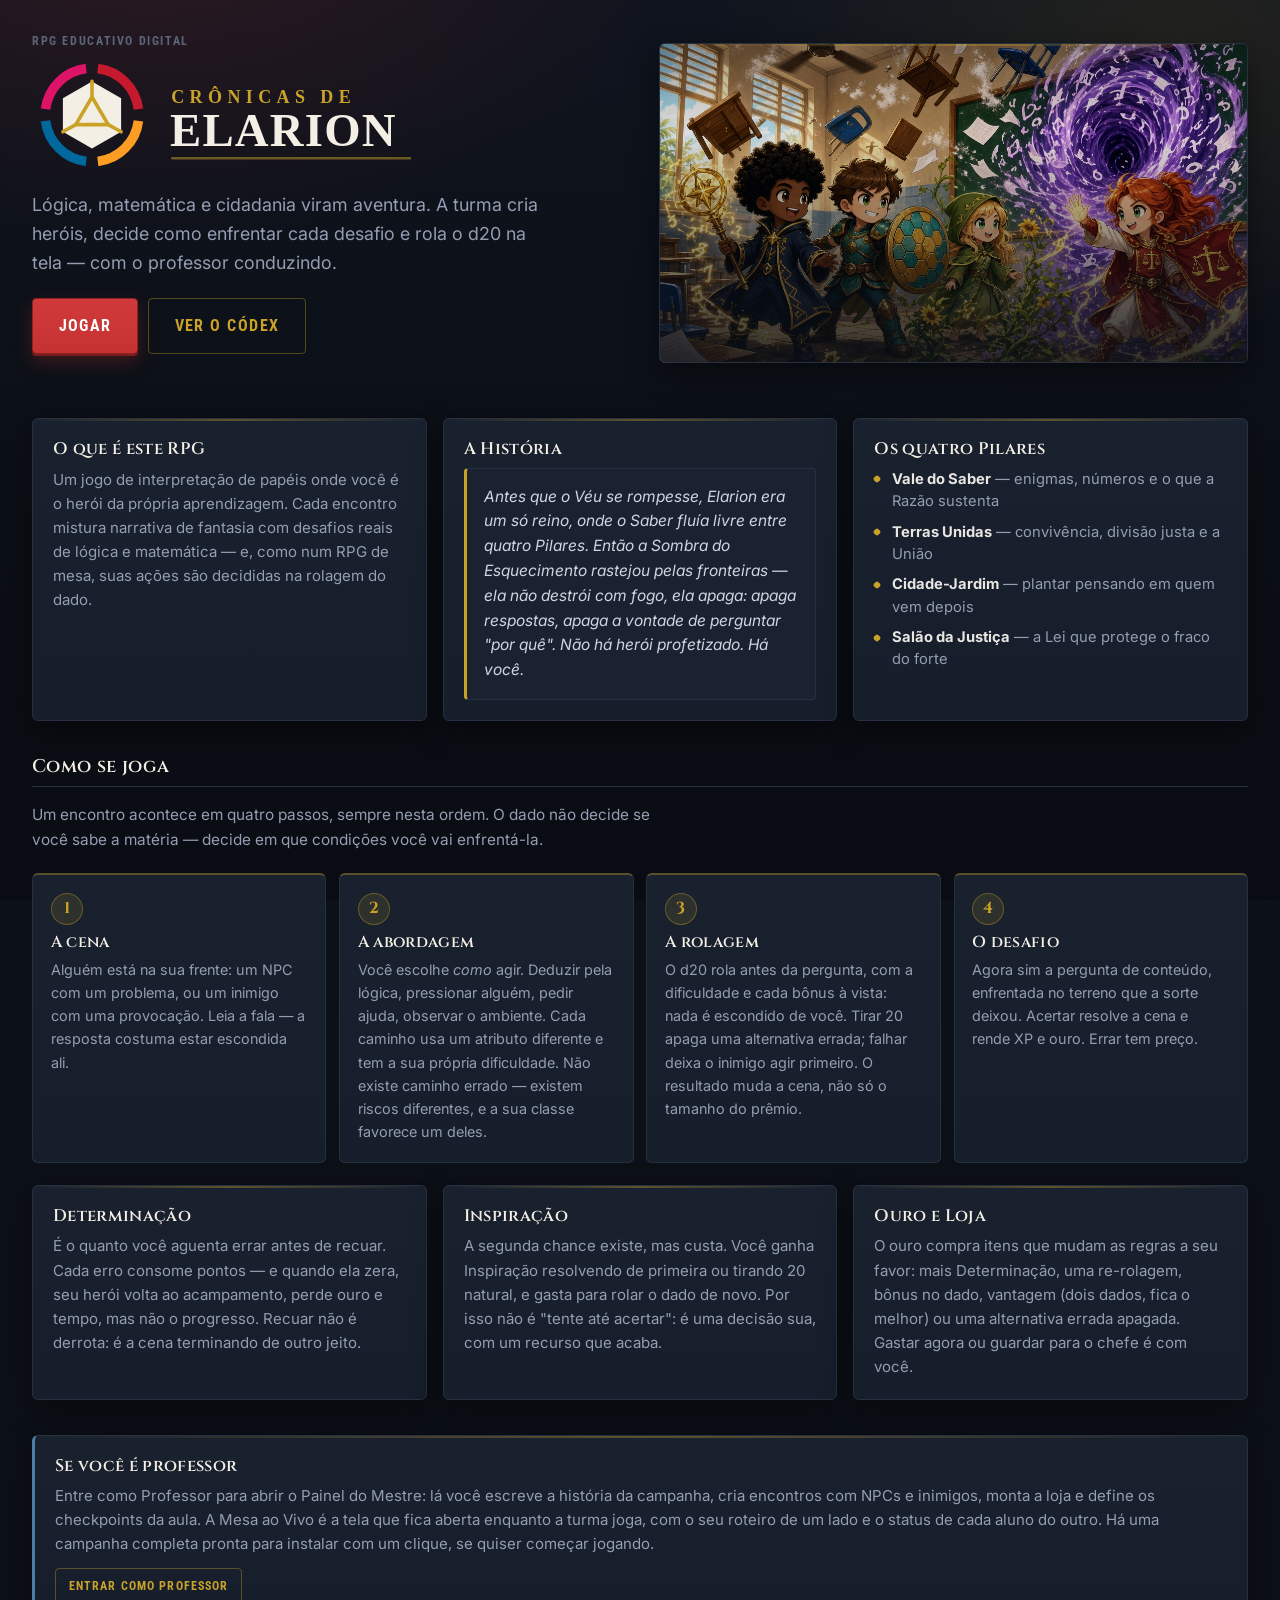
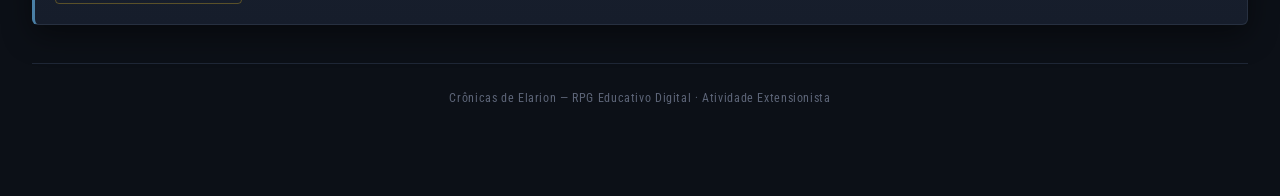
<file: index.html>
<!DOCTYPE html>
<html lang="pt-BR">
<head>
  <meta charset="UTF-8">
  <meta name="viewport" content="width=device-width, initial-scale=1.0">
  <title>Crônicas de Elarion — RPG Educativo</title>
  <meta name="description" content="Um RPG educativo digital para aprender lógica, matemática e valores de cidadania.">
  <link rel="icon" href="assets/imagens/marca-elarion-simples.svg" type="image/svg+xml">
  <link rel="stylesheet" href="css/style.css">
</head>
<body>

  <!-- ==========================================================
       TELA 0 — PÁGINA INICIAL
       Porta de entrada do site. No celular, tudo empilha numa
       coluna; a partir de 900px o conteúdo se abre em duas
       colunas (apresentação à esquerda, como jogar à direita) e
       as avaliações viram uma faixa de cartões.
       ========================================================== -->
  <main class="container largo">

    <!-- Abertura -->
    <section class="home-hero">
      <div class="home-hero-texto">
        <p class="rotulo-cena">RPG educativo digital</p>
        <!-- A logo é o próprio h1: o texto dentro do SVG mantém o nome
             acessível a leitores de tela e a buscadores. -->
        <h1 class="home-titulo-marca">
          <img src="assets/imagens/logo-elarion.svg" alt="Crônicas de Elarion" class="marca-grande">
        </h1>
        <p class="home-subtitulo">
          Lógica, matemática e cidadania viram aventura. A turma cria heróis, decide
          como enfrentar cada desafio e rola o d20 na tela — com o professor conduzindo.
        </p>
        <div class="home-acoes">
          <a href="login.html" class="btn btn-primary btn-lg">Jogar</a>
          <a href="codex.html" class="btn btn-outline btn-lg">Ver o Códex</a>
        </div>

        <div class="home-nota" id="resumo-avaliacoes"></div>
      </div>

      <!-- CAPA
           Basta salvar a arte em assets/imagens/capa-elarion.jpg: a imagem
           aparece sozinha e o aviso de "sem capa" some. Se o arquivo não
           existir, o onerror devolve o placeholder — assim a página nunca
           mostra o ícone de imagem quebrada. -->
      <figure class="home-capa">
        <img src="assets/imagens/capa-elarion.jpg"
             alt="Quatro jovens heróis enfrentam a Sombra do Esquecimento numa sala de aula"
             onerror="this.closest('.home-capa').classList.add('sem-imagem'); this.remove();">
        <figcaption class="home-capa-vazia">
          Salve a arte em <code>assets/imagens/capa-elarion.jpg</code>
        </figcaption>
      </figure>
    </section>

    <!-- Três colunas de apresentação -->
    <section class="home-colunas">
      <div class="card">
        <h2 class="home-card-titulo">O que é este RPG</h2>
        <p class="home-card-texto">
          Um jogo de interpretação de papéis onde você é o herói da própria aprendizagem.
          Cada encontro mistura narrativa de fantasia com desafios reais de lógica e
          matemática — e, como num RPG de mesa, suas ações são decididas na rolagem do dado.
        </p>
      </div>

      <div class="card">
        <h2 class="home-card-titulo">A História</h2>
        <div class="narrativa" style="margin-bottom:0;">
          Antes que o Véu se rompesse, Elarion era um só reino, onde o Saber fluía livre
          entre quatro Pilares. Então a Sombra do Esquecimento rastejou pelas fronteiras —
          ela não destrói com fogo, ela apaga: apaga respostas, apaga a vontade de perguntar
          "por quê". Não há herói profetizado. Há você.
        </div>
      </div>

      <div class="card">
        <h2 class="home-card-titulo">Os quatro Pilares</h2>
        <ul class="lista-pilares">
          <li><strong>Vale do Saber</strong> — enigmas, números e o que a Razão sustenta</li>
          <li><strong>Terras Unidas</strong> — convivência, divisão justa e a União</li>
          <li><strong>Cidade-Jardim</strong> — plantar pensando em quem vem depois</li>
          <li><strong>Salão da Justiça</strong> — a Lei que protege o fraco do forte</li>
        </ul>
      </div>
    </section>

    <!-- ==========================================================
         COMO SE JOGA
         A dúvida de quem chega não é "o que é um RPG", é "o que eu
         faço quando a tela abrir". Por isso a seção descreve o loop
         de um encontro na ordem exata em que ele acontece, e depois
         explica os dois recursos que mudam o jogo.
         ========================================================== -->
    <section class="home-secao">
      <h2 class="home-secao-titulo">Como se joga</h2>
      <p class="home-secao-intro">
        Um encontro acontece em quatro passos, sempre nesta ordem. O dado não decide se
        você sabe a matéria — decide em que condições você vai enfrentá-la.
      </p>

      <ol class="passos-jogo">
        <li class="passo">
          <span class="passo-num">1</span>
          <h3>A cena</h3>
          <p>
            Alguém está na sua frente: um NPC com um problema, ou um inimigo com uma
            provocação. Leia a fala — a resposta costuma estar escondida ali.
          </p>
        </li>

        <li class="passo">
          <span class="passo-num">2</span>
          <h3>A abordagem</h3>
          <p>
            Você escolhe <em>como</em> agir. Deduzir pela lógica, pressionar alguém,
            pedir ajuda, observar o ambiente. Cada caminho usa um atributo diferente e
            tem a sua própria dificuldade. Não existe caminho errado — existem riscos
            diferentes, e a sua classe favorece um deles.
          </p>
        </li>

        <li class="passo">
          <span class="passo-num">3</span>
          <h3>A rolagem</h3>
          <p>
            O d20 rola antes da pergunta, com a dificuldade e cada bônus à vista: nada
            é escondido de você. Tirar 20 apaga uma alternativa errada; falhar deixa o
            inimigo agir primeiro. O resultado muda a cena, não só o tamanho do prêmio.
          </p>
        </li>

        <li class="passo">
          <span class="passo-num">4</span>
          <h3>O desafio</h3>
          <p>
            Agora sim a pergunta de conteúdo, enfrentada no terreno que a sorte deixou.
            Acertar resolve a cena e rende XP e ouro. Errar tem preço.
          </p>
        </li>
      </ol>

      <div class="home-colunas" style="margin-top:1.4rem;">
        <div class="card">
          <h3 class="home-card-titulo">Determinação</h3>
          <p class="home-card-texto">
            É o quanto você aguenta errar antes de recuar. Cada erro consome pontos — e
            quando ela zera, seu herói volta ao acampamento, perde ouro e tempo, mas não
            o progresso. Recuar não é derrota: é a cena terminando de outro jeito.
          </p>
        </div>

        <div class="card">
          <h3 class="home-card-titulo">Inspiração</h3>
          <p class="home-card-texto">
            A segunda chance existe, mas custa. Você ganha Inspiração resolvendo de
            primeira ou tirando 20 natural, e gasta para rolar o dado de novo. Por isso
            não é "tente até acertar": é uma decisão sua, com um recurso que acaba.
          </p>
        </div>

        <div class="card">
          <h3 class="home-card-titulo">Ouro e Loja</h3>
          <p class="home-card-texto">
            O ouro compra itens que mudam as regras a seu favor: mais Determinação, uma
            re-rolagem, bônus no dado, vantagem (dois dados, fica o melhor) ou uma
            alternativa errada apagada. Gastar agora ou guardar para o chefe é com você.
          </p>
        </div>
      </div>

      <div class="card nota-professor">
        <h3 class="home-card-titulo">Se você é professor</h3>
        <p class="home-card-texto">
          Entre como Professor para abrir o Painel do Mestre: lá você escreve a história
          da campanha, cria encontros com NPCs e inimigos, monta a loja e define os
          checkpoints da aula. A Mesa ao Vivo é a tela que fica aberta enquanto a turma
          joga, com o seu roteiro de um lado e o status de cada aluno do outro. Há uma
          campanha completa pronta para instalar com um clique, se quiser começar jogando.
        </p>
        <a href="login.html" class="btn btn-outline btn-sm mt-1">Entrar como Professor</a>
      </div>
    </section>

    <!-- Avaliações de 4 e 5 estrelas -->
    <section id="secao-avaliacoes" style="display:none;">
      <h2 class="home-secao-titulo">O que dizem quem jogou</h2>
      <div class="depoimentos" id="lista-avaliacoes"></div>
    </section>

    <p class="footer-rodape">Crônicas de Elarion — RPG Educativo Digital · Atividade Extensionista</p>
  </main>

  <script src="js/dados-jogo.js"></script>
  <script src="js/core.js"></script>
  <script>
    /* ============================================================
       VITRINE DE AVALIAÇÕES
       Mostra apenas as notas 4 e 5 — as mais baixas interessam ao
       professor, não a quem está chegando.

       Os depoimentos são ANÔNIMOS: estrelas, comentário e, quando a
       pessoa quis informar, o nome da escola. Nome de aluno e código
       de turma ficam apenas no registro do professor; nunca aparecem
       aqui, porque esta página é pública.
       ============================================================ */

    function desenharAvaliacoes(lista) {
      const destaques = lista
        .filter(f => Number(f.nota) >= 4)
        .sort((a, b) => String(b.data || '').localeCompare(String(a.data || '')))
        .slice(0, 6);

      if (!destaques.length) return;

      document.getElementById('secao-avaliacoes').style.display = 'block';
      document.getElementById('lista-avaliacoes').innerHTML = destaques.map(f => `
        <figure class="depoimento">
          <div class="depoimento-estrelas">${Feedback.estrelasEmTexto(Number(f.nota))}</div>
          ${f.texto ? `<blockquote>${escaparHTML(f.texto)}</blockquote>` : ''}
          <figcaption>${f.escola ? escaparHTML(f.escola) : 'Avaliação anônima'}</figcaption>
        </figure>`).join('');
    }

    /** Linha de resumo ao lado dos botões: média e quantidade. */
    function desenharResumo(lista) {
      if (!lista.length) return;
      const soma = lista.reduce((t, f) => t + (Number(f.nota) || 0), 0);
      const media = soma / lista.length;

      document.getElementById('resumo-avaliacoes').innerHTML = `
        <span class="resumo-estrelas">${Feedback.estrelasEmTexto(Math.round(media))}</span>
        <span>${media.toFixed(1)} de 5 · ${lista.length} avaliaç${lista.length > 1 ? 'ões' : 'ão'}</span>`;
    }

    const locais = Feedback.todos();
    desenharResumo(locais);
    desenharAvaliacoes(locais);

    // A planilha traz as avaliações de quem jogou em outro computador.
    lerDoGoogleSheets('feedbacks').then(remotos => {
      if (!remotos.length) return;

      // A mesma avaliação pode vir das duas fontes: comentário + nota
      // identificam a repetição sem precisar do nome de ninguém.
      const vistos = new Set(locais.map(f => f.nota + '|' + (f.texto || '')));
      const juntos = locais.concat(
        remotos.filter(f => !vistos.has(f.nota + '|' + (f.texto || '')))
      );

      desenharResumo(juntos);
      desenharAvaliacoes(juntos);
    });
  </script>
</body>
</html>
</file>
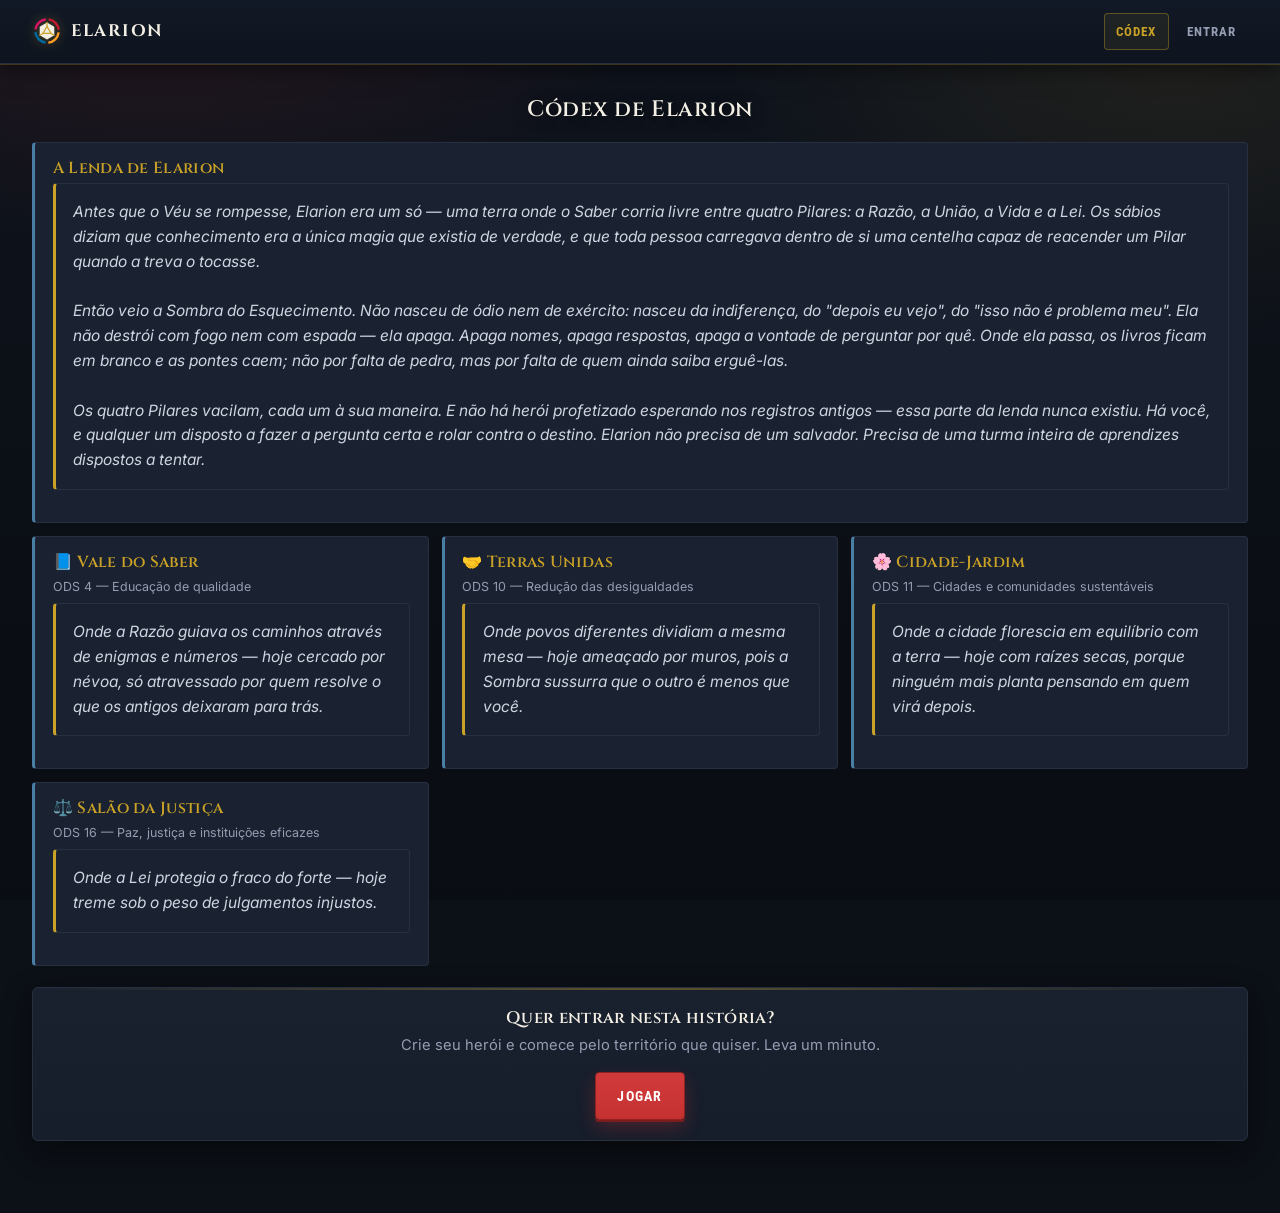
<file: codex.html>
<!DOCTYPE html>
<html lang="pt-BR">
<head>
  <meta charset="UTF-8">
  <meta name="viewport" content="width=device-width, initial-scale=1.0">
  <title>Códex de Elarion</title>
  <link rel="icon" href="assets/imagens/marca-elarion-simples.svg" type="image/svg+xml">
  <link rel="stylesheet" href="css/style.css">
</head>
<body>

  <header class="navbar">
    <a href="index.html" class="logo" id="link-logo">Elarion</a>
    <nav id="nav-codex"></nav>
  </header>

  <!-- ==========================================================
       TELA — CÓDEX / DIÁRIO DE ELARION

       É a única tela ABERTA do jogo: funciona sem login, para que
       qualquer visitante — um professor avaliando, um aluno curioso,
       a banca da Atividade Extensionista — leia a história sem
       precisar criar personagem.

       Com sessão aberta, ela ganha o progresso do jogador: o selo
       "Restaurado" nos territórios concluídos e os feitos narrados.
       Sem sessão, mostra só a lore e convida a jogar.
       ========================================================== -->
  <main class="container largo">
    <div class="text-center" style="margin-bottom:1.2rem;">
      <h1 style="font-size:1.4rem;">Códex de Elarion</h1>
    </div>

    <div class="codex-entrada" id="lenda-padrao">
      <h3>A Lenda de Elarion</h3>
      <div class="narrativa">
        Antes que o Véu se rompesse, Elarion era um só — uma terra onde o Saber corria livre
        entre quatro Pilares: a Razão, a União, a Vida e a Lei. Os sábios diziam que conhecimento
        era a única magia que existia de verdade, e que toda pessoa carregava dentro de si uma
        centelha capaz de reacender um Pilar quando a treva o tocasse.<br><br>

        Então veio a Sombra do Esquecimento. Não nasceu de ódio nem de exército: nasceu da
        indiferença, do "depois eu vejo", do "isso não é problema meu". Ela não destrói com fogo
        nem com espada — ela apaga. Apaga nomes, apaga respostas, apaga a vontade de perguntar
        por quê. Onde ela passa, os livros ficam em branco e as pontes caem; não por falta de
        pedra, mas por falta de quem ainda saiba erguê-las.<br><br>

        Os quatro Pilares vacilam, cada um à sua maneira. E não há herói profetizado esperando
        nos registros antigos — essa parte da lenda nunca existiu. Há você, e qualquer um
        disposto a fazer a pergunta certa e rolar contra o destino. Elarion não precisa de um
        salvador. Precisa de uma turma inteira de aprendizes dispostos a tentar.
      </div>
    </div>

    <div id="campanha-do-mestre"></div>

    <div id="lista-territorios-codex"></div>

    <h2 style="font-size:1.05rem; margin:1.6rem 0 0.7rem;">Feitos registrados</h2>
    <div id="lista-feitos-codex"></div>
  </main>

  <script src="js/dados-jogo.js"></script>
  <script src="js/core.js"></script>
  <script>
    /* Sem exigirSessao: o Códex é público. A sessão, quando existe,
       só acrescenta o progresso do jogador. */
    const sessao = Estado.getSessao();
    const personagem = sessao ? Recursos.normalizar(Estado.getPersonagem()) : null;

    /** A barra muda conforme quem está lendo: visitante ou jogador. */
    function montarNavegacao() {
      const nav = document.getElementById('nav-codex');

      if (sessao && sessao.papel === 'aluno') {
        document.getElementById('link-logo').href = 'mapa.html';
        nav.innerHTML = `
          <a href="mapa.html">Mapa</a>
          <a href="loja.html">Loja</a>
          <a href="perfil.html">Perfil</a>
          <a href="codex.html" class="ativo">Códex</a>`;
      } else if (sessao && sessao.papel === 'mestre') {
        document.getElementById('link-logo').href = 'mestre.html';
        nav.innerHTML = `
          <a href="mestre.html">Painel</a>
          <a href="mesa-mestre.html">Mesa ao Vivo</a>
          <a href="codex.html" class="ativo">Códex</a>`;
      } else {
        nav.innerHTML = `
          <a href="codex.html" class="ativo">Códex</a>
          <a href="login.html">Entrar</a>`;
      }
    }

    const descricoesTerritorios = {
      'vale-do-saber': 'Onde a Razão guiava os caminhos através de enigmas e números — hoje cercado por névoa, só atravessado por quem resolve o que os antigos deixaram para trás.',
      'terras-unidas': 'Onde povos diferentes dividiam a mesma mesa — hoje ameaçado por muros, pois a Sombra sussurra que o outro é menos que você.',
      'cidade-jardim': 'Onde a cidade florescia em equilíbrio com a terra — hoje com raízes secas, porque ninguém mais planta pensando em quem virá depois.',
      'salao-da-justica': 'Onde a Lei protegia o fraco do forte — hoje treme sob o peso de julgamentos injustos.'
    };

    /**
     * A campanha da turma é uma CAMADA sobre a lenda, não um substituto.
     *
     * A Lenda de Elarion é o mundo e continua sempre visível: é ela que
     * explica os quatro Pilares e a Sombra do Esquecimento. A campanha é
     * a história que esta turma está vivendo dentro desse mundo — uma
     * cidade, um inverno, um impasse — e entra logo abaixo.
     */
    function montarCampanha() {
      const campanha = Campanha.get();
      const temTexto = campanha && (campanha.titulo || campanha.prologo);
      if (!temTexto) return;

      const prologo = (campanha.prologo || '')
        .split(/\n\s*\n/)
        .filter(Boolean)
        .map(p => `<p style="margin-bottom:0.7rem;">${escaparHTML(p)}</p>`)
        .join('');

      document.getElementById('campanha-do-mestre').innerHTML = `
        <div class="codex-entrada destaque-campanha">
          <span class="codex-selo">A campanha desta turma</span>
          <h3>${escaparHTML(campanha.titulo || 'A Campanha')}</h3>
          ${prologo ? `<div class="narrativa">${prologo}</div>` : ''}
        </div>`;
    }

    function montarCodex() {
      const container = document.getElementById('lista-territorios-codex');
      container.innerHTML = TERRITORIOS.map(t => {
        const concluido = personagem && buscarQuestsDoTerritorio(t.id).every(q => personagem.missoesConcluidas.includes(q.id));
        /* O território tem duas camadas: o que ele é em Elarion (fixo) e o
           que está acontecendo nele nesta campanha (escrito pelo professor).
           As duas aparecem, nessa ordem — a segunda não apaga a primeira. */
        const capitulo = Campanha.capitulo(t.id);

        return `
          <div class="codex-entrada">
            <h3>${t.icone} ${t.nome} ${concluido ? '<span class="codex-selo">Restaurado</span>' : ''}</h3>
            <p style="font-size:0.78rem; color:var(--text-muted); margin-bottom:0.4rem;">${t.ods}</p>
            <div class="narrativa">${descricoesTerritorios[t.id]}</div>
            ${capitulo ? `
              <p class="rotulo-camada">Nesta campanha</p>
              <div class="narrativa camada-campanha">${escaparHTML(capitulo)}</div>` : ''}
          </div>`;
      }).join('');
    }

    /** As frases que o jogador escreveu após cada acerto crítico. */
    function montarFeitos() {
      const feitos = (personagem && personagem.feitos) || [];
      const alvo = document.getElementById('lista-feitos-codex');

      // Visitante não tem feitos para mostrar: a seção some inteira.
      if (!sessao) {
        alvo.previousElementSibling.style.display = 'none';
        alvo.style.display = 'none';
        return;
      }

      if (!feitos.length) {
        alvo.innerHTML = '<p style="font-size:0.88rem; color:var(--text-muted);">'
          + 'Nada ainda. Quando você tirar 20 natural num encontro, pode contar como fez — '
          + 'e a frase fica registrada aqui.</p>';
        return;
      }

      alvo.innerHTML = feitos.slice().reverse().map(f => `
        <div class="feito">
          <span class="feito-autor">${escaparHTML(personagem.nome)} · ${escaparHTML(f.quest)}</span>
          <p>“${escaparHTML(f.texto)}”</p>
        </div>`).join('');
    }

    montarNavegacao();
    montarCampanha();
    montarCodex();
    montarFeitos();

    /* Visitante sem sessão: convite para entrar no jogo. */
    if (!sessao) {
      const convite = document.createElement('div');
      convite.className = 'card text-center mt-2';
      convite.innerHTML = `
        <h2 style="font-size:1.05rem; margin-bottom:0.4rem;">Quer entrar nesta história?</h2>
        <p style="color:var(--text-muted); font-size:0.92rem; margin-bottom:0.9rem;">
          Crie seu herói e comece pelo território que quiser. Leva um minuto.
        </p>
        <a href="login.html" class="btn btn-primary">Jogar</a>`;
      document.querySelector('main').appendChild(convite);
    }
  </script>
</body>
</html>
</file>
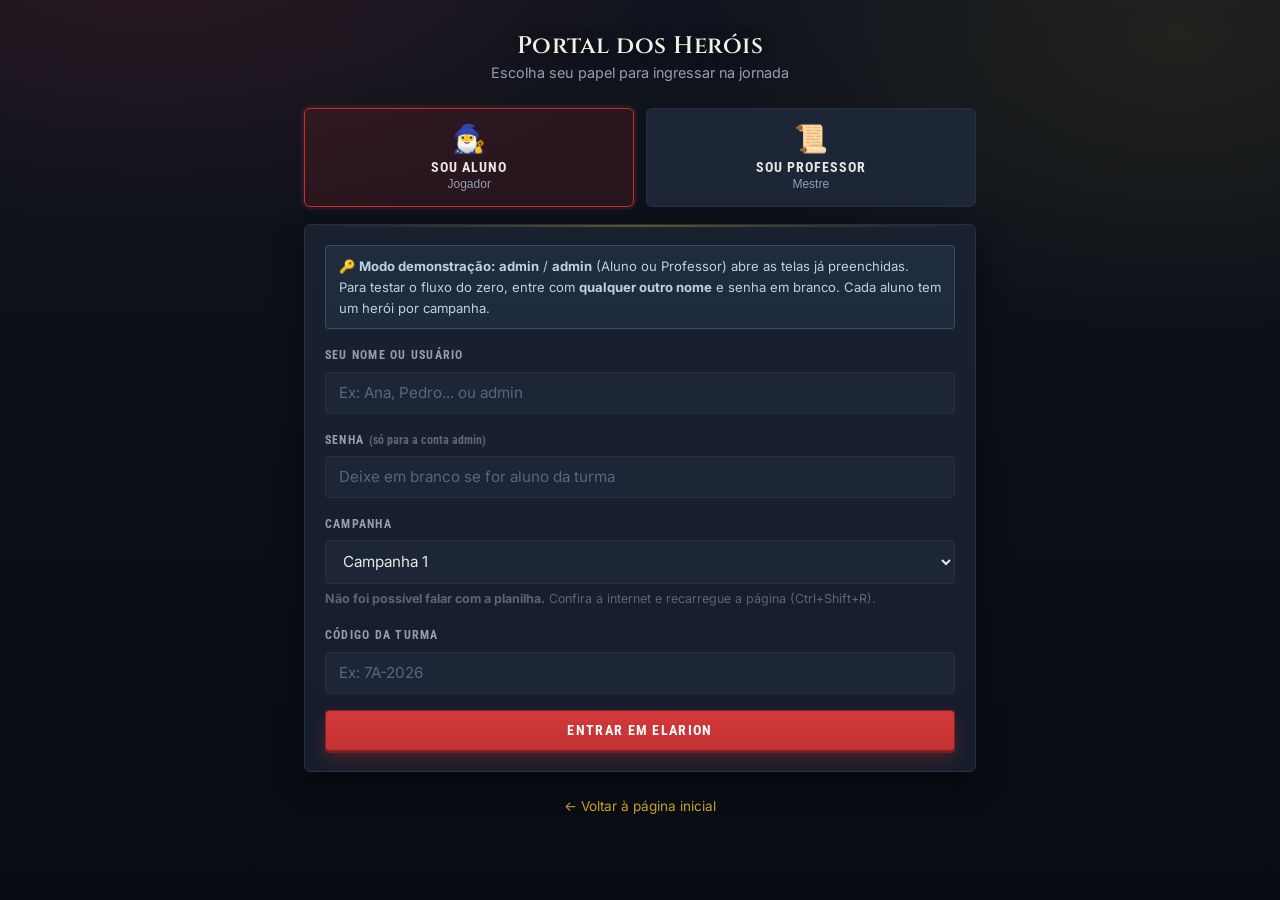
<file: final.html>
<!DOCTYPE html>
<html lang="pt-BR">
<head>
  <meta charset="UTF-8">
  <meta name="viewport" content="width=device-width, initial-scale=1.0">
  <title>Jornada Concluída — Crônicas de Elarion</title>
  <link rel="icon" href="assets/imagens/marca-elarion-simples.svg" type="image/svg+xml">
  <link rel="stylesheet" href="css/style.css">
</head>
<body>

  <header class="navbar">
    <a href="mapa.html" class="logo">🏰 Elarion</a>
    <nav>
      <a href="mapa.html">🗺️ Mapa</a>
      <a href="perfil.html">👤 Perfil</a>
    </nav>
  </header>

  <!-- ==========================================================
       TELA 6 — CONCLUSÃO DA JORNADA
       Exibida quando o jogador concluiu as missões dos 4 territórios.
       Mostra um resumo final de desempenho.
       ========================================================== -->
  <main class="container text-center">
    <div style="font-size:4rem;" aria-hidden="true">🏆</div>
    <h1 style="font-size:1.6rem;">Jornada Concluída!</h1>
    <p style="color:var(--text-muted); margin-bottom:1.2rem;">
      Você restaurou o equilíbrio de Elarion. Os quatro Pilares voltam a brilhar graças a você.
    </p>

    <div class="stats-grid">
      <div class="stat-card"><div class="valor" id="stat-missoes">0</div><div class="rotulo">Missões</div></div>
      <div class="stat-card"><div class="valor" id="stat-xp">0</div><div class="rotulo">XP Total</div></div>
      <div class="stat-card"><div class="valor" id="stat-ouro">0</div><div class="rotulo">Ouro</div></div>
      <div class="stat-card"><div class="valor" id="stat-badges">0</div><div class="rotulo">Badges</div></div>
    </div>

    <div class="card" style="text-align:left; margin-bottom:1.3rem;">
      <h3 style="font-size:1rem; margin-bottom:0.5rem;">📜 Resumo da Jornada</h3>
      <p style="font-size:0.9rem; color:var(--text-muted);">
        Você dominou o Vale do Saber, uniu as Terras Unidas, floresceu na Cidade-Jardim e trouxe justiça
        ao Salão. Elarion está em paz — por enquanto — graças ao seu raciocínio e à sua sorte nos dados.
      </p>
    </div>

    <a href="perfil.html" class="btn btn-primary btn-block">Ver Perfil Final</a>
    <a href="mapa.html" class="btn btn-outline btn-block mt-1">Explorar Novamente</a>
    <div id="area-feedback" class="mt-2"></div>
  </main>

  <script src="js/dados-jogo.js">
    Feedback.montarFormulario('#area-feedback', 'aluno');
  </script>
  <script src="js/core.js"></script>
  <script>
    exigirSessao('aluno');
    const personagem = exigirPersonagem();

    if (personagem) {
      document.getElementById('stat-missoes').textContent = `${personagem.missoesConcluidas.length}/${QUESTS.length}`;
      document.getElementById('stat-xp').textContent = personagem.xp;
      document.getElementById('stat-ouro').textContent = personagem.ouro;
      document.getElementById('stat-badges').textContent = `${personagem.badges.length}/${BADGES.length}`;

      // Concede a badge especial "Lenda de Elarion" se todos os territórios foram concluídos
      // e ela ainda não tiver sido dada.
      const todosConcluidos = TERRITORIOS.every(t =>
        buscarQuestsDoTerritorio(t.id).every(q => personagem.missoesConcluidas.includes(q.id))
      );
      const badgeLenda = BADGES.find(b => b.id === 'badge-lenda');
      if (todosConcluidos && badgeLenda && !personagem.badges.includes(badgeLenda.id)) {
        personagem.badges.push(badgeLenda.id);
        Estado.salvarPersonagem(personagem);
      }
    }
  </script>
</body>
</html>
</file>
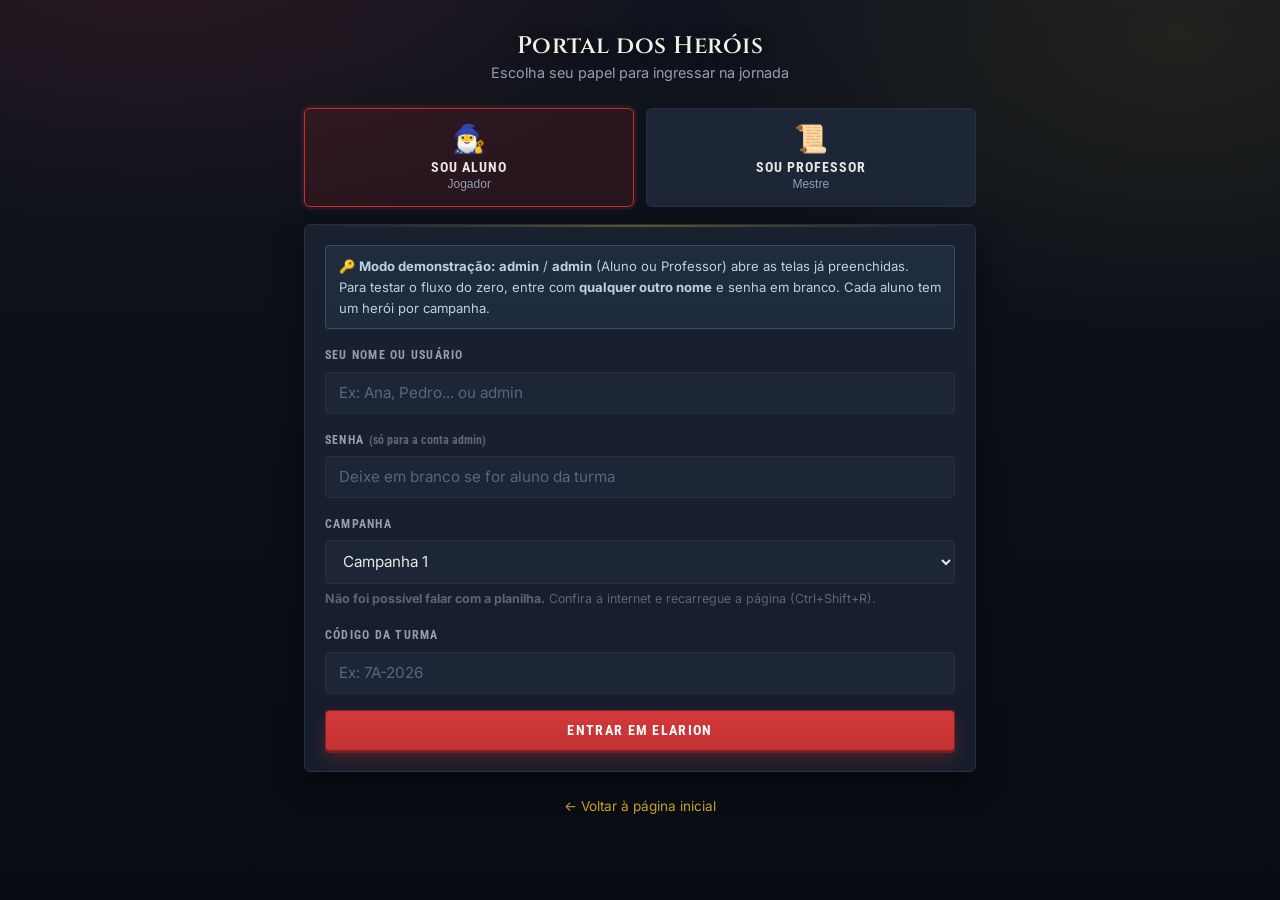
<file: login.html>
<!DOCTYPE html>
<html lang="pt-BR">
<head>
  <meta charset="UTF-8">
  <meta name="viewport" content="width=device-width, initial-scale=1.0">
  <title>Entrar em Elarion</title>
  <link rel="icon" href="assets/imagens/marca-elarion-simples.svg" type="image/svg+xml">
  <link rel="stylesheet" href="css/style.css">
</head>
<body>

  <!-- ==========================================================
       TELA 1 — LOGIN / ESCOLHA DE PAPEL
       Funciona como o "modal" pedido: o jogador escolhe entre
       Aluno/Jogador e Mestre/Professor antes de preencher nome
       e código da turma. Não existe senha de verdade (o projeto
       é gratuito e não tem banco de dados de usuários) — o
       "código da turma" serve apenas para agrupar os jogadores
       na planilha do Google Sheets (ver core.js).
       ========================================================== -->
  <main class="container">
    <div class="text-center" style="margin-bottom:1.5rem;">
      <h1 style="font-size:1.5rem;">Portal dos Heróis</h1>
      <p style="color:var(--text-muted); font-size:0.9rem;">Escolha seu papel para ingressar na jornada</p>
    </div>

    <!-- Seletor de papel: Aluno x Mestre -->
    <div class="role-toggle" role="group" aria-label="Tipo de usuário">
      <button type="button" class="role-btn ativo" id="btn-papel-aluno" onclick="selecionarPapel('aluno')">
        <span class="icone">🧙‍♂️</span>
        <strong>Sou Aluno</strong>
        <span class="legenda">Jogador</span>
      </button>
      <button type="button" class="role-btn" id="btn-papel-mestre" onclick="selecionarPapel('mestre')">
        <span class="icone">📜</span>
        <strong>Sou Professor</strong>
        <span class="legenda">Mestre</span>
      </button>
    </div>

    <form class="card" id="form-login" onsubmit="return enviarLogin(event)">
      <p class="aviso-demo">
        🔑 <strong>Modo demonstração:</strong> <strong>admin</strong> / <strong>admin</strong>
        (Aluno ou Professor) abre as telas já preenchidas.<br>
        Para testar o fluxo do zero, entre com <strong>qualquer outro nome</strong> e senha em branco.
        Cada aluno tem um herói por campanha.
      </p>
      <div class="form-group">
        <label for="campo-nome">Seu nome ou usuário</label>
        <input type="text" id="campo-nome" placeholder="Ex: Ana, Pedro... ou admin" required autocomplete="username">
      </div>
      <div class="form-group">
        <label for="campo-senha">Senha <span style="text-transform:none; letter-spacing:0; color:var(--text-faint);">(só para a conta admin)</span></label>
        <input type="password" id="campo-senha" placeholder="Deixe em branco se for aluno da turma" autocomplete="current-password">
      </div>
      <!-- Só para aluno: a campanha em que ele vai jogar.
           É o que impede misturar turmas — cada aluno entra na aventura
           da sala dele, e a ficha fica presa a ela. -->
      <div class="form-group" id="grupo-campanha">
        <label for="campo-campanha">Campanha</label>
        <select id="campo-campanha" onchange="aoTrocarCampanha()"></select>
        <p class="dica-campo" id="dica-campanha"></p>
      </div>

      <div class="form-group">
        <label for="campo-turma">Código da turma</label>
        <input type="text" id="campo-turma" placeholder="Ex: 7A-2026" required autocomplete="off">
      </div>
      <button type="submit" class="btn btn-primary btn-block">Entrar em Elarion</button>
    </form>

    <p class="text-center mt-2">
      <a href="index.html" style="font-size:0.85rem;">← Voltar à página inicial</a>
    </p>
  </main>

  <!-- Ordem de carregamento dos scripts:
       1) dados-jogo.js -> banco de dados do jogo (não é usado nesta página, mas mantemos
          a ordem padrão em todas as páginas por consistência)
       2) core.js       -> funções genéricas (Estado, dados, toast...)
       3) script da própria página, no fim do arquivo -->
  <script src="js/dados-jogo.js"></script>
  <script src="js/core.js"></script>
  <script>
    // Guarda qual botão (Aluno/Mestre) está selecionado no momento.
    let papelSelecionado = 'aluno';

    montarSeletorCampanhas();

    /** Alterna o botão ativo quando o usuário clica em "Sou Aluno" / "Sou Professor". */
    function selecionarPapel(papel) {
      papelSelecionado = papel;
      document.getElementById('btn-papel-aluno').classList.toggle('ativo', papel === 'aluno');
      document.getElementById('btn-papel-mestre').classList.toggle('ativo', papel === 'mestre');

      // O professor não escolhe campanha aqui: ele troca pelo painel.
      document.getElementById('grupo-campanha').style.display = papel === 'aluno' ? 'block' : 'none';
      aoTrocarCampanha();
    }

    /* ------------------------------------------------------------
       SELETOR DE CAMPANHA
       Lista as campanhas que o professor criou neste navegador. O aluno
       escolhe a dele e confirma com o código da turma — assim ninguém
       entra na aventura de outra sala por engano.
       ------------------------------------------------------------ */
    function montarSeletorCampanhas() {
      const alvo = document.getElementById('campo-campanha');

      // Enquanto a planilha responde, mostra as campanhas que já estão aqui.
      desenharOpcoes();

      alvo.disabled = true;
      document.getElementById('dica-campanha').textContent = 'Buscando as campanhas do professor…';

      /* Busca as campanhas na planilha. É isto que faz a campanha criada no
         computador do professor aparecer no computador do aluno — antes, o
         seletor só enxergava o localStorage deste navegador. */
      /* Distingue "o professor não publicou nada" de "a planilha não
         respondeu". Para o aluno as duas davam o mesmo seletor vazio, e
         ninguém sabia se era falta de campanha ou falta de internet. */
      Campanhas.conferirPlanilha().then(lista => {
        alvo.disabled = false;

        if (lista === null) {
          desenharOpcoes();
          document.getElementById('dica-campanha').innerHTML =
            '<strong>Não foi possível falar com a planilha.</strong> '
            + 'Confira a internet e recarregue a página (Ctrl+Shift+R).';
          return;
        }

        Campanhas.mesclarDoServidor(lista);
        desenharOpcoes();
      });
    }

    /** Redesenha as opções a partir do que está salvo neste navegador. */
    function desenharOpcoes() {
      const campanhas = Campanhas.paraLogin();
      const alvo = document.getElementById('campo-campanha');

      if (!campanhas.length) {
        alvo.innerHTML = '<option value="">— nenhuma campanha disponível —</option>';
      } else {
        alvo.innerHTML = campanhas.map(c => {
          const nivel = rotuloDoNivel(c);
          return `<option value="${c.id}">${escaparHTML(c.nome)}${nivel ? ' — ' + escaparHTML(nivel) : ''}</option>`;
        }).join('');
      }

      aoTrocarCampanha();
    }

    /** Campanha escolhida no seletor. */
    function campanhaEscolhida() {
      const id = document.getElementById('campo-campanha').value;
      return id ? Campanhas.get(id) : null;
    }

    /**
     * Ao trocar de campanha, o campo de turma passa a esperar o código
     * daquela campanha. Campanha sem código aceita qualquer turma.
     */
    function aoTrocarCampanha() {
      const campanha = campanhaEscolhida();
      const dica = document.getElementById('dica-campanha');
      const campoTurma = document.getElementById('campo-turma');

      if (papelSelecionado !== 'aluno') {
        dica.textContent = '';
        campoTurma.placeholder = 'Ex: 7A-2026';
        return;
      }

      if (!campanha) {
        dica.textContent = 'Nenhuma campanha publicada ainda. '
          + 'Peça ao professor para criar a campanha no Painel do Mestre.';
        campoTurma.placeholder = 'Ex: 7A-2026';
        return;
      }

      if (campanha.turma) {
        dica.textContent = 'Esta campanha é da turma ' + campanha.turma + '.';
        campoTurma.placeholder = campanha.turma;
      } else {
        dica.textContent = 'Esta campanha não tem código de turma definido.';
        campoTurma.placeholder = 'Ex: 7A-2026';
      }
    }

    /** Processa o envio do formulário de login. */
    function enviarLogin(evento) {
      evento.preventDefault(); // impede o recarregamento padrão da página

      const nome = document.getElementById('campo-nome').value.trim();
      const senha = document.getElementById('campo-senha').value;
      const turma = document.getElementById('campo-turma').value.trim();

      // Conta de demonstração: admin/admin entra como aluno OU como mestre.
      const admin = ehContaDemo(nome, senha);

      // Aluno precisa de uma campanha, e o código da turma tem que bater.
      let campanha = null;
      if (papelSelecionado === 'aluno') {
        campanha = campanhaEscolhida();

        if (!campanha) {
          mostrarToast('Nenhuma campanha disponível. Peça ao professor para criar uma.');
          return false;
        }

        if (campanha.turma && campanha.turma.toLowerCase() !== turma.toLowerCase()) {
          mostrarToast('O código da turma não confere com esta campanha.');
          return false;
        }
      }

      // Se digitou "admin" mas errou a senha, avisa e não deixa entrar.
      if (!admin && nome.toLowerCase() === 'admin') {
        mostrarToast('Senha incorreta para a conta admin.');
        return false;
      }

      // Salva a sessão no localStorage (ver Estado.salvarSessao em core.js).
      Estado.salvarSessao({
        papel: papelSelecionado,
        nome, turma, admin,
        campanhaId: campanha ? campanha.id : ''
      });

      // Aluno entra para o elenco da campanha ativa. A chave é nome+turma,
      // a mesma da ficha — é o que impede o painel de duplicar a pessoa.
      if (papelSelecionado === 'aluno') {
        Campanhas.matricular({ chave: Estado.apelidoJogador(), nome, turma }, campanha.id);
      }

      // Admin entrando como aluno já recebe um personagem pronto, para que
      // Perfil, Insígnias e tela Final apareçam preenchidos na apresentação.
      if (admin && papelSelecionado === 'aluno' && !Estado.getPersonagem()) {
        Estado.salvarPersonagem(criarPersonagemDemo());
      }

      // Registra o acesso na planilha do Google (evidência de uso — ver README.md).
      // Funciona em segundo plano; se o Sheets não estiver configurado, não trava o jogo.
      const registro = registrarNoGoogleSheets('acesso', {
        nome, turma, papel: papelSelecionado,
        // Sem isto o painel do professor não sabe a qual campanha o aluno entrou.
        campanhaId: campanha ? campanha.id : ''
      });

      /** Para onde o usuário vai depois de entrar. */
      function seguir() {
        if (papelSelecionado === 'mestre') {
          window.location.href = 'mestre.html';
          return;
        }
        // Se o aluno já tem um personagem salvo, vai direto para o mapa;
        // senão, primeiro precisa criar o herói.
        const personagem = Estado.getPersonagem();
        window.location.href = personagem ? 'mapa.html' : 'personagem.html';
      }

      /* Espera o registro, mas no máximo 1,5 s: o acesso é o que coloca o
         aluno no elenco do professor, e trocar de tela antes do envio
         terminar fazia a turma inteira faltar no painel. Se a rede estiver
         lenta, o jogo segue — o keepalive do fetch termina o envio sozinho. */
      Promise.race([registro, new Promise(ok => setTimeout(ok, 1500))])
        .then(seguir, seguir);

      return false;
    }
  </script>
</body>
</html>
</file>
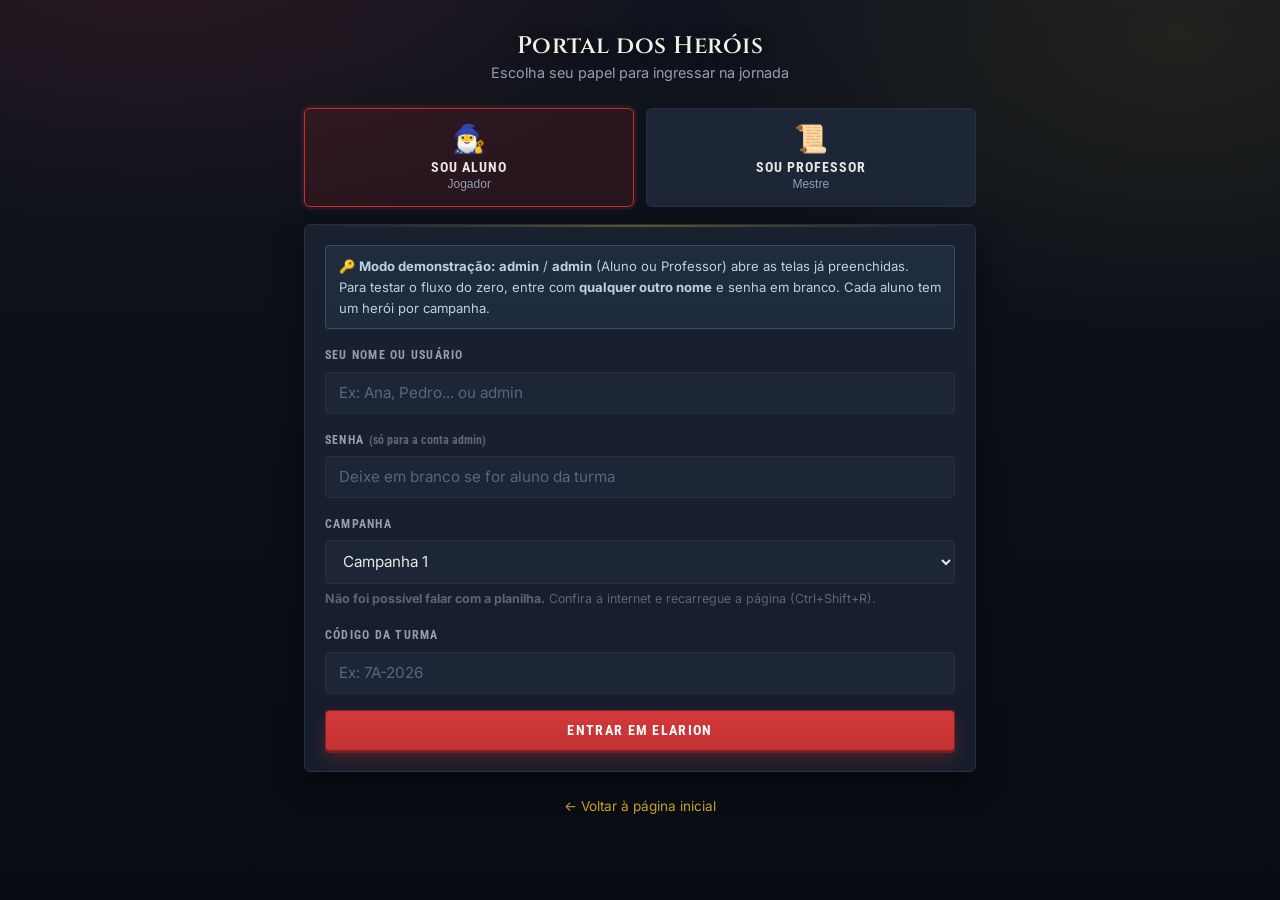
<file: loja.html>
<!DOCTYPE html>
<html lang="pt-BR">
<head>
  <meta charset="UTF-8">
  <meta name="viewport" content="width=device-width, initial-scale=1.0">
  <title>Loja de Elarion</title>
  <link rel="icon" href="assets/imagens/marca-elarion-simples.svg" type="image/svg+xml">
  <link rel="stylesheet" href="css/style.css">
</head>
<body>

  <header class="navbar">
    <a href="mapa.html" class="logo">Elarion</a>
    <nav>
      <a href="mapa.html">Mapa</a>
      <a href="loja.html" class="ativo">Loja</a>
      <a href="#" id="btn-tutorial">Tutorial</a>
      <a href="perfil.html">Perfil</a>
      <a href="codex.html">Códex</a>
    </nav>
  </header>

  <!-- ==========================================================
       TELA — LOJA DE ELARION
       É aqui que o ouro deixa de ser pontuação e vira decisão:
       comprar a poção agora ou guardar para o Manto antes do
       encontro difícil? Os itens vendidos são os de dados-jogo.js
       mais os que o professor cadastrou no Painel do Mestre.
       ========================================================== -->
  <main class="container largo">

    <div class="loja-topo">
      <div>
        <p class="rotulo-cena">Mercado do Acampamento</p>
        <h1 style="font-size:1.4rem;">Loja de Elarion</h1>
      </div>
      <div class="bolsa">
        <span class="bolsa-valor" id="ouro-atual">0</span>
        <span class="bolsa-rotulo">de ouro</span>
      </div>
    </div>

    <div class="narrativa">
      A tenda cheira a enxofre e pergaminho velho. A mercadora não pergunta seu nome,
      só olha a bolsa e diz: “O que você levar hoje é o que vai ter lá dentro. Escolha
      pensando no que ainda não aconteceu.”
    </div>

    <div id="prateleira" class="prateleira"></div>

    <h2 style="font-size:1.05rem; margin:1.6rem 0 0.7rem;">Sua mochila</h2>
    <div id="mochila" class="prateleira"></div>

    <a href="mapa.html" class="btn btn-primary btn-block mt-2">Voltar ao Mapa</a>
  </main>

  <script src="js/dados-jogo.js"></script>
  <script src="js/core.js"></script>
  <script src="js/tutorial.js"></script>
  <script>
    exigirSessao('aluno');
    const personagem = exigirPersonagem();

    /** Cabeçalho: quanto ouro o herói tem agora. */
    function desenharBolsa() {
      document.getElementById('ouro-atual').textContent = personagem.ouro;
    }

    /** Vitrine: todo item à venda, com o botão desabilitado se faltar ouro. */
    function desenharPrateleira() {
      document.getElementById('prateleira').innerHTML = todosOsItens().map(item => {
        const podeComprar = personagem.ouro >= item.preco;
        return `
          <div class="item-card ${podeComprar ? '' : 'sem-ouro'}">
            <span class="item-icone-grande">${item.icone}</span>
            <div class="item-info">
              <strong>${escaparHTML(item.nome)}</strong>
              <p class="item-desc">${escaparHTML(item.descricao)}</p>
            </div>
            <div class="item-compra">
              <span class="item-preco">${item.preco}</span>
              <button type="button" class="btn btn-primary btn-sm"
                      onclick="comprar('${item.id}')" ${podeComprar ? '' : 'disabled'}>
                Comprar
              </button>
            </div>
          </div>`;
      }).join('');
    }

    /** Mochila: o que já foi comprado e ainda não foi usado. */
    function desenharMochila() {
      const mochila = Recursos.mochila(personagem);
      const alvo = document.getElementById('mochila');

      if (!mochila.length) {
        alvo.innerHTML = '<p style="color:var(--text-muted); font-size:0.9rem;">'
          + 'Vazia. Itens comprados aqui podem ser usados durante um encontro.</p>';
        return;
      }

      alvo.innerHTML = mochila.map(linha => `
        <div class="item-card guardado">
          <span class="item-icone-grande">${linha.item.icone}</span>
          <div class="item-info">
            <strong>${escaparHTML(linha.item.nome)} ${linha.quantidade > 1 ? '×' + linha.quantidade : ''}</strong>
            <p class="item-desc">${escaparHTML(linha.item.descricao)}</p>
          </div>
        </div>`).join('');
    }

    function comprar(itemId) {
      if (!Recursos.comprar(personagem, itemId)) return;
      desenharBolsa();
      desenharPrateleira();
      desenharMochila();
    }

    Tutorial.instalar('loja', [
      { alvo: '.bolsa',
        titulo: 'O seu ouro',
        texto: 'Ganho resolvendo encontros. Quanto melhor a rolagem, maior a recompensa.' },

      { alvo: '#prateleira',
        titulo: 'O que está à venda',
        texto: 'Cada item muda uma regra a seu favor: mais Determinação, uma re-rolagem, bônus no dado, '
             + 'vantagem (dois dados, fica o melhor) ou uma alternativa errada apagada.' },

      { alvo: '#mochila',
        titulo: 'A mochila',
        texto: 'O que você comprou fica aqui. Itens são usados DURANTE o encontro, no botão "Abrir a mochila" — '
             + 'e somem depois de usados.' },

      { titulo: 'A decisão',
        texto: 'Comprar agora ou guardar para um encontro difícil? Essa escolha é sua, e é ela que transforma '
             + 'o ouro em algo mais que pontuação.' }
    ], '#btn-tutorial');

    desenharBolsa();
    desenharPrateleira();
    desenharMochila();
  </script>
</body>
</html>
</file>
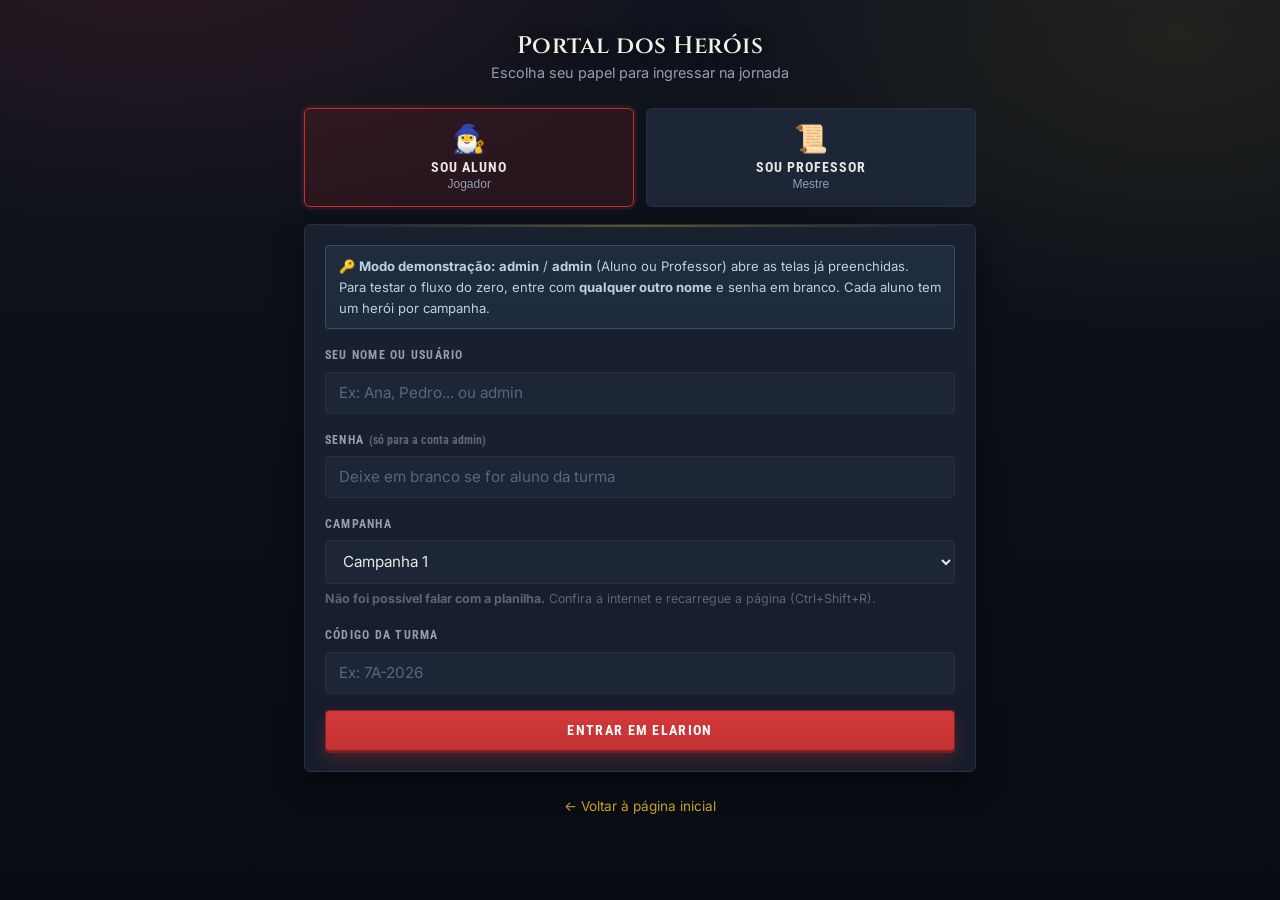
<file: mapa.html>
<!DOCTYPE html>
<html lang="pt-BR">
<head>
  <meta charset="UTF-8">
  <meta name="viewport" content="width=device-width, initial-scale=1.0">
  <title>Mapa de Elarion</title>
  <link rel="icon" href="assets/imagens/marca-elarion-simples.svg" type="image/svg+xml">
  <link rel="stylesheet" href="css/style.css">
</head>
<body>

  <!-- Barra de navegação — presente em todas as telas internas do jogador -->
  <header class="navbar">
    <a href="mapa.html" class="logo">Elarion</a>
    <nav>
      <a href="mapa.html" class="ativo">Mapa</a>
      <a href="#" id="btn-tutorial">Tutorial</a>
      <a href="loja.html">Loja</a>
      <a href="perfil.html">Perfil</a>
      <a href="codex.html">Códex</a>
      <a href="index.html" onclick="Estado.limparTudo()">Sair</a>
    </nav>
  </header>

  <!-- ==========================================================
       TELA 2 — MAPA DE ELARION
       Mostra os 4 territórios. Cada um mostra quantas missões já
       foram concluídas (ex: "1/2") e, se tiver 100% concluído,
       fica com um visual "apagado" indicando que está completo.
       ========================================================== -->
  <main class="container largo">
    <div class="text-center" style="margin-bottom:1.2rem;">
      <h1 style="font-size:1.4rem;">Mapa de Elarion</h1>
      <p style="color:var(--text-muted); font-size:0.9rem;">Escolha um território para iniciar sua missão</p>
    </div>

    <div class="map-grid" id="grid-territorios">
      <!-- Preenchido dinamicamente pelo script, a partir de TERRITORIOS (dados-jogo.js) -->
    </div>

    <p class="text-center mt-2" id="aviso-conclusao" style="display:none;">
      <a href="final.html" class="btn btn-primary">🏆 Você concluiu todos os territórios! Ver resultado final</a>
    </p>
  </main>

  <script src="js/dados-jogo.js"></script>
  <script src="js/core.js"></script>
  <script src="js/tutorial.js"></script>
  <script>
    // Protege a página: precisa estar logado como aluno e já ter um personagem.
    exigirSessao('aluno');
    const personagem = exigirPersonagem();

    /** Desenha os 4 territórios, cada um com seu progresso (ex: 1/2 missões concluídas). */
    function montarMapa() {
      if (!personagem) return;
      const grid = document.getElementById('grid-territorios');

      grid.innerHTML = TERRITORIOS.map(territorio => {
        const questsDoTerritorio = buscarQuestsDoTerritorio(territorio.id);
        const concluidas = questsDoTerritorio.filter(q => personagem.missoesConcluidas.includes(q.id)).length;
        const totalmenteConcluido = concluidas === questsDoTerritorio.length;

        return `
          <a href="missao.html?territorio=${territorio.id}" class="territorio ${totalmenteConcluido ? 'concluido' : ''}">
            <span class="icone">${territorio.icone}</span>
            <h3>${territorio.nome}</h3>
            <span class="tema">${territorio.tema}</span>
            <span class="progresso-mini">${concluidas}/${questsDoTerritorio.length} ${totalmenteConcluido ? '✓' : ''}</span>
          </a>`;
      }).join('');

      // Mostra o link para a tela final se TODOS os territórios estiverem 100% concluídos.
      const tudoConcluido = TERRITORIOS.every(t => {
        const qs = buscarQuestsDoTerritorio(t.id);
        return qs.every(q => personagem.missoesConcluidas.includes(q.id));
      });
      document.getElementById('aviso-conclusao').style.display = tudoConcluido ? 'block' : 'none';
    }

    montarMapa();
  </script>

  <footer class="footer-rodape">Crônicas de Elarion — RPG Educativo Digital</footer>
  <script>
    /* Tutorial da primeira tela do aluno. */
    Tutorial.instalar('mapa', [
      { titulo: 'Elarion é sua agora',
        texto: 'Você é um herói com uma ficha: atributos, Determinação, Inspiração e ouro. '
             + 'Cada território tem encontros esperando. Este guia leva um minuto.' },

      { alvo: '.map-grid',
        titulo: 'Os quatro territórios',
        texto: 'Cada um cuida de um tipo de problema: lógica e números, convivência, sustentabilidade, '
             + 'justiça. O contador mostra quantos encontros você já resolveu em cada um.' },

      { alvo: '.territorio',
        titulo: 'Entrar num território',
        texto: 'Clique para enfrentar o próximo encontro em aberto. Você pode ir na ordem que quiser.' },

      { alvo: 'a[href="loja.html"]',
        titulo: 'A Loja',
        texto: 'O ouro que você ganha compra itens que mudam o jogo: re-rolagens, bônus no dado, '
             + 'uma alternativa errada apagada. Gastar na hora certa é parte da estratégia.' },

      { alvo: 'a[href="perfil.html"]',
        titulo: 'Sua ficha',
        texto: 'Atributos, nível, mochila e insígnias. Vale olhar antes de entrar num território difícil.' }
    ], '#btn-tutorial');
  </script>

</body>
</html>
</file>
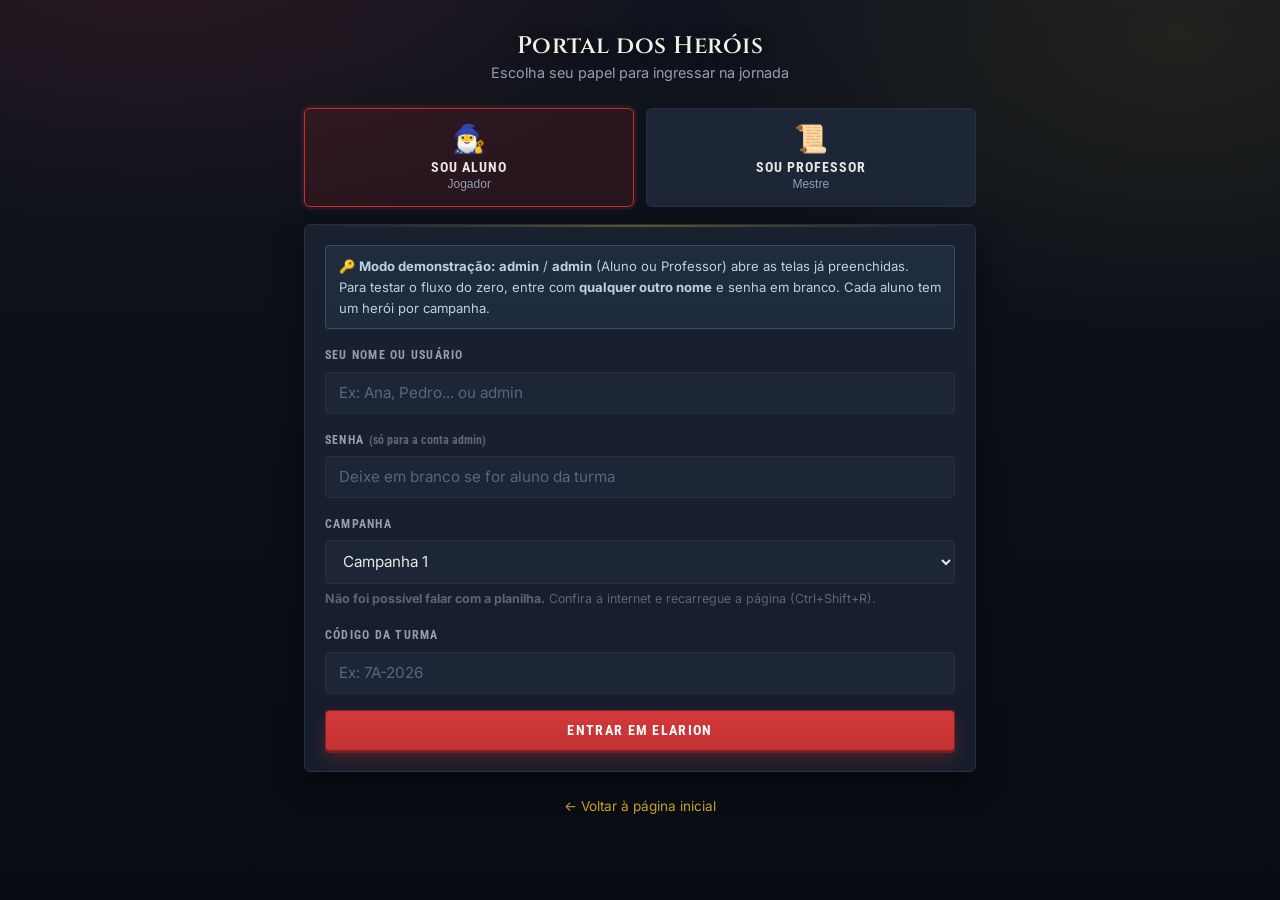
<file: mesa-mestre.html>
<!DOCTYPE html>
<html lang="pt-BR">
<head>
  <meta charset="UTF-8">
  <meta name="viewport" content="width=device-width, initial-scale=1.0">
  <title>Mesa ao Vivo — Crônicas de Elarion</title>
  <link rel="icon" href="assets/imagens/marca-elarion-simples.svg" type="image/svg+xml">
  <link rel="stylesheet" href="css/style.css">
</head>
<body>

  <header class="navbar">
    <a href="mestre.html" class="logo">Painel do Mestre</a>
    <nav>
      <a href="mestre.html">Painel</a>
      <a href="mesa-mestre.html" class="ativo">Mesa ao Vivo</a>
      <a href="#" id="btn-tutorial">Tutorial</a>
      <a href="index.html" onclick="Estado.limparTudo()">Sair</a>
    </nav>
  </header>

  <!-- ==========================================================
       TELA — MESA AO VIVO (dois painéis)

       Esquerda  — a campanha: prólogo e a lista de checkpoints que o
                   mestre marca conforme a turma avança. São os "beats"
                   que o Matt Mercer usa no Critical Role: cenas-chave
                   anotadas, improviso entre elas.
       Direita   — status ao vivo de cada herói (nível, XP, ouro,
                   Determinação, Inspiração) + o d20 do mestre e o
                   sorteio de quem joga agora.
       ========================================================== -->
  <main class="container largo">

    <div class="mesa-grid">

      <!-- ===================== PAINEL ESQUERDO ===================== -->
      <div>
        <div class="card">
          <p class="rotulo-cena">A campanha</p>
          <div style="display:flex; gap:0.5rem; align-items:center; margin-bottom:0.6rem;">
            <select id="seletor-campanha" style="flex:1; background:var(--bg-elev); color:var(--text);
                    border:1px solid var(--border); border-radius:var(--radius-sm); padding:0.5rem 0.7rem;"
                    onchange="trocarCampanha(this.value)"></select>
          </div>
          <h2 style="font-size:1.1rem;" id="titulo-campanha">Crônicas de Elarion</h2>
          <div class="narrativa" id="prologo-campanha" style="margin-top:0.7rem;"></div>
        </div>

        <div class="card">
          <p class="rotulo-cena">Checkpoints</p>
          <h2 style="font-size:1.05rem; margin-bottom:0.3rem;">Onde a turma está</h2>
          <p style="font-size:0.82rem; color:var(--text-muted); margin-bottom:0.9rem;">
            Clique para marcar como concluído. O próximo em aberto fica destacado.
          </p>
          <div id="lista-checkpoints"></div>
          <p id="aviso-sem-checkpoint" style="font-size:0.85rem; color:var(--text-muted); display:none;">
            Nenhum checkpoint cadastrado. Monte a sequência de cenas no Painel do Mestre,
            em “História da Campanha”.
          </p>
        </div>

        <div class="card">
          <p class="rotulo-cena">Feitos da turma</p>
          <h2 style="font-size:1.05rem; margin-bottom:0.7rem;">O que contaram sobre si</h2>
          <div id="lista-feitos"></div>
        </div>
      </div>

      <!-- ===================== PAINEL DIREITO ===================== -->
      <div>
        <div class="card">
          <p class="rotulo-cena">Status ao vivo</p>
          <h2 style="font-size:1.05rem; margin-bottom:0.3rem;">Heróis em mesa</h2>
          <p style="font-size:0.8rem; color:var(--text-muted); margin-bottom:0.9rem;" id="fonte-herois"></p>
          <p class="sync-barra" id="sync-barra">
            <span id="sync-estado">Atualizando a cada 7s</span>
            <button type="button" class="btn-sync" id="btn-sync">Pausar</button>
          </p>
          <div id="lista-herois"></div>
          <button type="button" class="btn btn-secondary btn-block btn-sm mt-1" onclick="carregarHerois()">
            Atualizar status
          </button>
        </div>

        <div class="card">
          <p class="rotulo-cena">Dado do mestre</p>
          <div class="dado-mestre-box">
            <div class="dado-resultado" id="dado-mestre">—</div>
            <button type="button" class="btn btn-primary" onclick="rolarDadoDoMestre()">Rolar d20</button>
          </div>
          <div class="evento-sorteado" id="evento-mestre">
            Role o dado para sortear um evento de mesa para a turma.
          </div>
        </div>

        <div class="card">
          <p class="rotulo-cena">A vez de quem?</p>
          <div class="text-center">
            <div class="dado-resultado" id="aluno-sorteado" style="font-size:1.5rem; min-height:2rem;">—</div>
            <button type="button" class="btn btn-outline" onclick="sortearAluno()">Sortear herói</button>
          </div>
        </div>
      </div>

    </div>
  </main>

  <script src="js/dados-jogo.js"></script>
  <script src="js/core.js"></script>
  <script src="js/tutorial.js"></script>
  <script>
    exigirSessao('mestre');

    let herois = []; // preenchido por carregarHerois()

    /* ============================================================
       PAINEL ESQUERDO — campanha e checkpoints
       ============================================================ */
    /** Lista as campanhas no seletor e marca a ativa. */
    function desenharSeletorCampanhas() {
      const ativa = Campanhas.idAtiva();
      document.getElementById('seletor-campanha').innerHTML = Campanhas.lista().map(c => {
        const nivel = rotuloDoNivel(c);
        return `
        <option value="${c.id}" ${c.id === ativa ? 'selected' : ''}>
          ${escaparHTML(c.nome)}${c.turma ? ' · ' + escaparHTML(c.turma) : ''}${nivel ? ' — ' + escaparHTML(nivel) : ''}
        </option>`;
      }).join('');
    }

    /** Troca a campanha em uso e redesenha a mesa inteira. */
    function trocarCampanha(id) {
      Campanhas.definirAtiva(id);
      desenharCampanha();
      desenharCheckpoints();
      carregarHerois();
      mostrarToast('Campanha trocada.');
    }

    function desenharCampanha() {
      const campanha = Campanha.get() || {};
      document.getElementById('titulo-campanha').textContent =
        campanha.titulo || 'Crônicas de Elarion';
      document.getElementById('prologo-campanha').textContent =
        campanha.prologo || 'Nenhum prólogo escrito ainda. O Painel do Mestre tem o editor.';
    }

    function desenharCheckpoints() {
      const campanha = Campanha.get() || {};
      const checkpoints = campanha.checkpoints || [];
      const alvo = document.getElementById('lista-checkpoints');

      document.getElementById('aviso-sem-checkpoint').style.display = checkpoints.length ? 'none' : 'block';

      // O "atual" é o primeiro ainda em aberto: é onde a turma está agora.
      const indiceAtual = checkpoints.findIndex(c => !c.concluido);

      alvo.innerHTML = checkpoints.map((c, i) => `
        <button type="button"
                class="checkpoint ${c.concluido ? 'concluido' : ''} ${i === indiceAtual ? 'atual' : ''}"
                onclick="alternarCheckpoint(${i})">
          <span class="checkpoint-marca">${c.concluido ? '✓' : ''}</span>
          <span>
            <span class="checkpoint-titulo">${escaparHTML(c.titulo)}</span>
            ${c.nota ? `<span class="checkpoint-nota">${escaparHTML(c.nota)}</span>` : ''}
          </span>
        </button>`).join('');
    }

    /** Marca/desmarca um checkpoint e salva na campanha. */
    function alternarCheckpoint(indice) {
      const campanha = Campanha.get() || {};
      if (!campanha.checkpoints || !campanha.checkpoints[indice]) return;

      campanha.checkpoints[indice].concluido = !campanha.checkpoints[indice].concluido;
      Campanha.salvar(campanha);
      desenharCheckpoints();
    }

    /** Feitos: as frases que os alunos escreveram após um crítico. */
    function desenharFeitos() {
      const todos = [];
      herois.forEach(h => {
        if (!h.personagem) return;
        (h.personagem.feitos || []).forEach(f => todos.push({ heroi: h.jogador.nome, ...f }));
      });

      const alvo = document.getElementById('lista-feitos');
      if (!todos.length) {
        alvo.innerHTML = '<p style="font-size:0.85rem; color:var(--text-muted);">'
          + 'Ainda nenhum. Quando um aluno tira 20 natural, ele conta como fez — e aparece aqui.</p>';
        return;
      }

      alvo.innerHTML = todos.slice(-6).reverse().map(f => `
        <div class="feito">
          <span class="feito-autor">${escaparHTML(f.heroi)} · ${escaparHTML(f.quest)}</span>
          <p>“${escaparHTML(f.texto)}”</p>
        </div>`).join('');
    }

    /* ============================================================
       PAINEL DIREITO — status dos heróis
       ============================================================
       Duas fontes: os heróis salvos NESTE navegador (laboratório, a
       turma joga na mesma máquina) e a aba Progresso da planilha
       (alunos jogando de casa).
       ============================================================ */
    function carregarHerois(silencioso) {
      const campanhaId = Campanhas.idAtiva();
      herois = elencoDaCampanha(campanhaId);
      /* No refresh automatico nao redesenhamos com o elenco "cru" antes da
         planilha chegar: isso faria a lista piscar de 7 em 7 segundos. */
      if (!silencioso) desenhaListaHerois('elenco da campanha');
      desenharFeitos();

      /* O elenco tem de vir da aba Acessos, não só deste navegador: os
         alunos entram nos computadores deles, e a mesa mostrava "elenco
         vazio" com a turma inteira jogando. */
      return elencoComPlanilha(campanhaId).then(linhas => {
        herois = linhas;
        desenhaListaHerois('elenco + acessos');
        desenharFeitos();
        return lerDoGoogleSheets('progresso');
      }).then(linhas => {
        if (!linhas.length) {
          if (silencioso) desenhaListaHerois('elenco da campanha');
          return;
        }

        /* A planilha guarda uma linha por encontro resolvido, de TODAS as
           campanhas. Duas regras mantêm a mesa limpa:

           1. Só interessam linhas desta campanha (quando a linha trouxer o
              id; linhas antigas, sem ele, passam pelo nome).
           2. Só entram pessoas que estão no elenco. Quem aparece na planilha
              mas não foi matriculado aqui é de outra turma — e não tem por
              que ocupar a mesa do professor. */
        const maisRecente = {};
        linhas.forEach(l => {
          if (!l.nome) return;
          if (l.campanhaId && l.campanhaId !== campanhaId) return;
          maisRecente[String(l.nome).toLowerCase()] = l;
        });

        herois.forEach(linha => {
          const remota = maisRecente[String(linha.jogador.nome).toLowerCase()];
          if (!remota) return;

          // Sem ficha local (aluno joga de casa): a planilha preenche o status.
          if (linha.semFicha) {
            linha.remoto = true;
            linha.personagem = {
              nome: '—', classeId: null,
              xp: Number(remota.xp) || 0, ouro: Number(remota.ouro) || 0,
              determinacao: remota.determinacao, determinacaoMaxima: 6,
              inspiracao: remota.inspiracao,
              missoesConcluidas: new Array(Number(remota.missoes) || 0),
              badges: [], feitos: []
            };
            linha.semFicha = false;
          }
        });

        desenhaListaHerois('elenco + planilha');
      });
    }

    function desenhaListaHerois(fonte) {
      document.getElementById('fonte-herois').textContent =
        herois.length ? `${herois.length} no elenco — fonte: ${fonte}.`
                      : 'Elenco vazio. Os alunos entram automaticamente ao fazer login.';

      document.getElementById('lista-herois').innerHTML = herois.map(linha => {
        const p = linha.personagem;
        const jogador = linha.jogador;

        // Matriculado, mas ainda não criou o herói.
        if (linha.semFicha || !p) {
          return `
            <div class="aluno-card">
              <div class="aluno-linha">
                <span class="aluno-nome">${escaparHTML(jogador.nome)}</span>
                <span class="aluno-classe">sem personagem</span>
              </div>
              <div class="aluno-stats"><span>Entrou, mas ainda não criou o herói.</span></div>
            </div>`;
        }

        const classe = p.classeId ? buscarClasse(p.classeId) : null;
        const nivel = calcularNivel(p.xp);
        const nomeHeroi = p.nome && p.nome !== '—' ? p.nome : null;

        return `
          <div class="aluno-card">
            <div class="aluno-linha">
              <span class="aluno-nome">
                ${escaparHTML(jogador.nome)}
                ${nomeHeroi ? `<span class="aluno-heroi">como ${escaparHTML(nomeHeroi)}</span>` : ''}
              </span>
              <span class="aluno-classe">
                ${classe ? escaparHTML(classe.nome) : (linha.remoto ? 'remoto' : '—')} · Nível ${nivel.nivel}
              </span>
            </div>
            <div class="aluno-stats">
              <span>XP <b>${p.xp}</b></span>
              <span class="ouro">Ouro <b>${p.ouro}</b></span>
              <span class="det">Determinação <b>${p.determinacao}${typeof p.determinacao === 'number' ? '/' + p.determinacaoMaxima : ''}</b></span>
              <span class="insp">Inspiração <b>${p.inspiracao}</b></span>
              <span>Encontros <b>${(p.missoesConcluidas || []).length}</b></span>
            </div>
          </div>`;
      }).join('');
    }

    /* ============================================================
       FERRAMENTAS DE MESA
       ============================================================ */
    function rolarDadoDoMestre() {
      const valor = Math.floor(Math.random() * 20) + 1;
      const el = document.getElementById('dado-mestre');

      el.textContent = valor;
      el.classList.remove('critico-sucesso', 'critico-falha');
      if (valor === 20) el.classList.add('critico-sucesso');
      if (valor === 1) el.classList.add('critico-falha');

      document.getElementById('evento-mestre').textContent = buscarEventoMestre(valor);
    }

    function sortearAluno() {
      if (!herois.length) {
        mostrarToast('Nenhum herói em mesa ainda.');
        return;
      }
      const sorteado = herois[Math.floor(Math.random() * herois.length)];
      document.getElementById('aluno-sorteado').textContent = sorteado.jogador.nome;
    }

    /* ============================================================
       INÍCIO
       ============================================================ */
    const PASSOS_MESA = [
      { titulo: 'Esta é a tela da aula',
        texto: 'Deixe-a aberta enquanto a turma joga. À esquerda, por onde a história vai; '
             + 'à direita, como cada aluno está.' },

      { alvo: '#seletor-campanha',
        titulo: 'A campanha em uso',
        texto: 'Troque aqui se você conduz mais de uma turma. A mesa inteira muda junto.' },

      { alvo: '#lista-checkpoints',
        titulo: 'Os checkpoints',
        texto: 'Clique para marcar como concluído. O próximo em aberto fica destacado — é onde a turma está. '
             + 'A nota embaixo de cada um é sua, os alunos não veem.' },

      { alvo: '#lista-herois',
        titulo: 'Status ao vivo',
        texto: 'Nome do aluno, o herói que ele criou, nível, ouro, Determinação e Inspiração. '
             + 'Determinação baixa significa que alguém está prestes a recuar — boa hora para intervir na narrativa.' },

      { alvo: '#dado-mestre',
        titulo: 'O seu d20',
        texto: 'Role para sortear um evento de mesa: revisão rápida, bônus de XP, desafio em grupo. '
             + 'Serve para mudar o ritmo quando a turma dispersa.' },

      { alvo: '#aluno-sorteado',
        titulo: 'De quem é a vez',
        texto: 'Sorteia um herói do elenco. Útil para distribuir a palavra sem parecer escolha pessoal.' },

      { alvo: '#lista-feitos',
        titulo: 'Os feitos da turma',
        texto: 'Quando um aluno tira 20 natural, ele escreve como seu herói fez aquilo. A frase vem parar aqui — '
             + 'leia em voz alta, é o melhor momento da aula.' }
    ];

    Tutorial.instalar('mesa', PASSOS_MESA, '#btn-tutorial');

    /* ============================================================
       ATUALIZACAO AO VIVO
       ------------------------------------------------------------
       O site e estatico (GitHub Pages) e o backend e uma planilha via
       Apps Script: nao existe push do servidor para o navegador. Entao a
       mesa do professor busca o progresso de tempos em tempos (polling).

       Tres cuidados para nao estourar a cota do Apps Script:
       - PAUSA_MS de 7s: perto do "tempo real" na percepcao da aula, mas
         ~8 chamadas por minuto, nao 60.
       - Nunca duas buscas ao mesmo tempo (flag buscando).
       - Com a aba em segundo plano o relogio para; ao voltar, busca na hora.
       ============================================================ */
    const PAUSA_MS = 7000;
    let relogioSync = null;
    let buscando = false;
    let pausadoPeloProfessor = false;

    function marcarSync(texto) {
      const el = document.getElementById('sync-estado');
      if (el) el.textContent = texto;
    }

    function horaAgora() {
      return new Date().toLocaleTimeString('pt-BR', { hour: '2-digit', minute: '2-digit', second: '2-digit' });
    }

    function buscarAgora() {
      if (buscando) return;
      buscando = true;
      marcarSync('Buscando...');
      Promise.resolve(carregarHerois(true))
        .then(() => marcarSync('Atualizado as ' + horaAgora()))
        .catch(() => marcarSync('Sem conexao com a planilha — tentando de novo'))
        .then(() => { buscando = false; });
    }

    function ligarSync() {
      if (relogioSync || pausadoPeloProfessor) return;
      relogioSync = setInterval(buscarAgora, PAUSA_MS);
    }

    function desligarSync() {
      if (!relogioSync) return;
      clearInterval(relogioSync);
      relogioSync = null;
    }

    document.getElementById('btn-sync').addEventListener('click', (ev) => {
      pausadoPeloProfessor = !pausadoPeloProfessor;
      ev.target.textContent = pausadoPeloProfessor ? 'Retomar' : 'Pausar';
      if (pausadoPeloProfessor) {
        desligarSync();
        marcarSync('Pausado');
      } else {
        ligarSync();
        buscarAgora();
      }
    });

    /* Aba escondida (professor trocou para o slide, por exemplo): o relogio
       para para nao gastar cota a toa, e volta a buscar quando a mesa aparece. */
    document.addEventListener('visibilitychange', () => {
      if (document.hidden) {
        desligarSync();
      } else if (!pausadoPeloProfessor) {
        ligarSync();
        buscarAgora();
      }
    });

    desenharSeletorCampanhas();
    desenharCampanha();
    desenharCheckpoints();
    carregarHerois();
    ligarSync();
  </script>
</body>
</html>
</file>
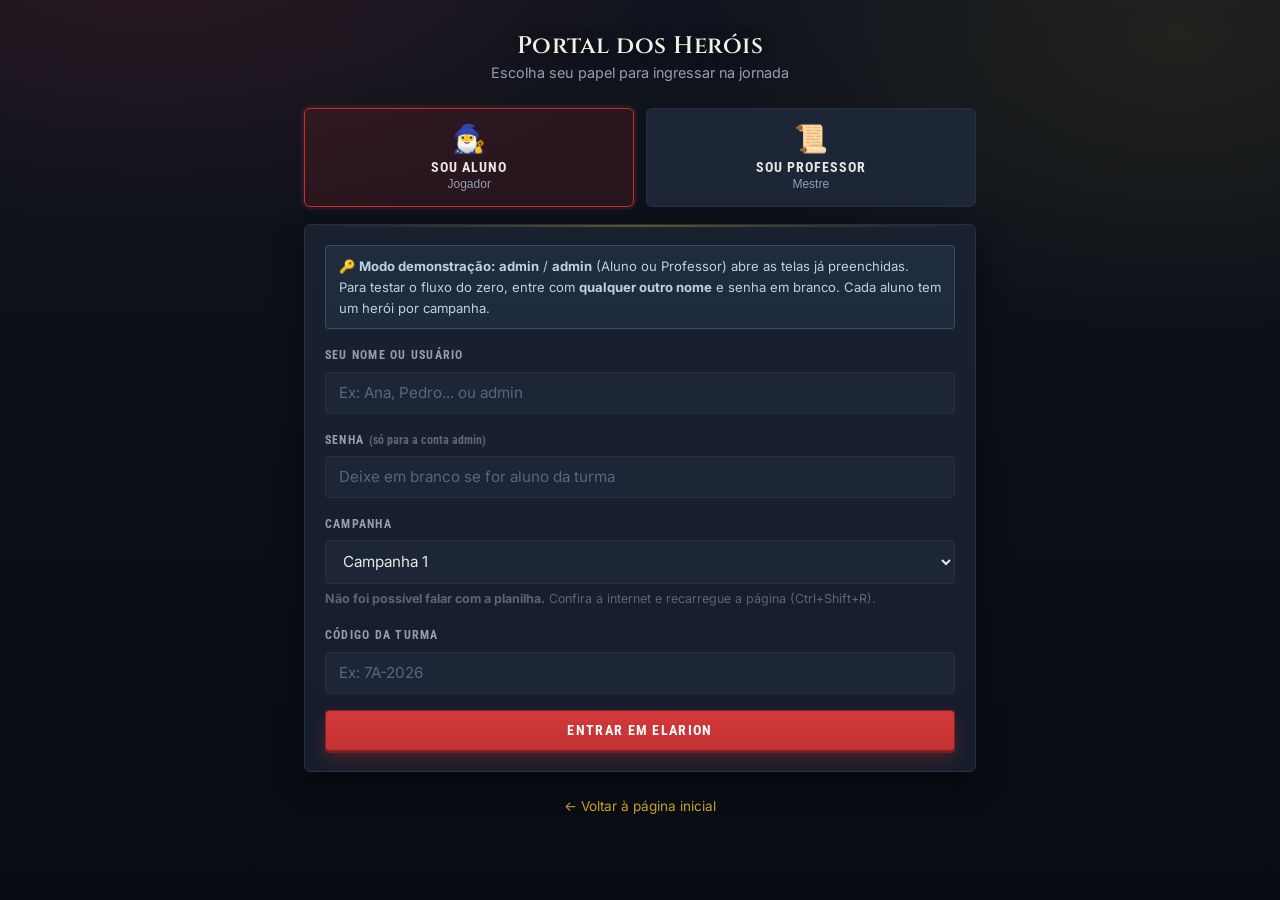
<file: mestre.html>
<!DOCTYPE html>
<html lang="pt-BR">
<head>
  <meta charset="UTF-8">
  <meta name="viewport" content="width=device-width, initial-scale=1.0">
  <title>Painel do Mestre — Crônicas de Elarion</title>
  <link rel="icon" href="assets/imagens/marca-elarion-simples.svg" type="image/svg+xml">
  <link rel="stylesheet" href="css/style.css">
</head>
<body>

  <header class="navbar">
    <a href="mestre.html" class="logo">Painel do Mestre</a>
    <nav>
      <a href="mesa-mestre.html">Mesa ao Vivo</a>
      <a href="index.html" onclick="Estado.limparTudo()">Sair</a>
    </nav>
  </header>

  <!-- ==========================================================
       TELA 7 — PAINEL DO MESTRE (PROFESSOR)
       Duas partes:
       1) Lista de alunos e progresso — em produção real, estes dados
          viriam da planilha do Google Sheets (aba "Acessos"/"Progresso"),
          lida através de buscarAlunosDaPlanilha() (ver comentário abaixo).
          Como não há garantia de que o professor já configurou a URL
          do Apps Script, mostramos dados de EXEMPLO quando a planilha
          ainda não está conectada — assim o painel nunca fica vazio
          ou quebrado durante a demonstração/avaliação.
       2) Formulário para criar uma quest nova — qualquer professor,
          de qualquer disciplina, pode usar esse formulário para
          cadastrar seus próprios desafios, sem mexer em código.
       ========================================================== -->
  <main class="container largo">
    <div class="painel-grid">

    <!-- ==========================================================
         CAMPANHAS
         Uma campanha é a turma + a história + o elenco. O professor
         pode manter várias salvas (uma por turma, ou uma de reserva)
         e trocar qual está em uso. Trocar não apaga nada: as fichas
         dos alunos continuam salvas no navegador.
         ========================================================== -->
    <div class="card">
      <p class="rotulo-cena">Campanhas</p>
      <h2 style="font-size:1.05rem; margin-bottom:0.3rem;">Campanha em uso</h2>
      <p style="font-size:0.8rem; color:var(--text-muted); margin-bottom:0.9rem;">
        Tudo nesta página — história, checkpoints e elenco — pertence à campanha selecionada aqui.
      </p>

      <div class="form-group">
        <label for="campo-campanha-ativa">Selecionada</label>
        <select id="campo-campanha-ativa" onchange="ativarCampanha(this.value)"></select>
      </div>

      <!-- As aventuras prontas entram sem turma, e campanha sem turma aceita
           qualquer código. Aqui o professor define (ou corrige) o código de
           acesso da campanha em uso, sem precisar criar outra. -->
      <div class="form-group">
        <label for="campo-turma-ativa">Código da turma</label>
        <div class="linha-campo-botao">
          <input type="text" id="campo-turma-ativa" placeholder="Ex: 7A-2026">
          <button type="button" class="btn btn-outline btn-publicar" onclick="salvarTurmaAtiva()">
            Salvar
          </button>
        </div>
      </div>

      <!-- O professor não tem como saber, olhando a tela, se o aluno vai
           encontrar a campanha. Este bloco pergunta à planilha e responde. -->
      <div id="status-publicacao" class="status-publicacao">
        <span id="status-publicacao-texto">Conferindo a planilha…</span>
        <button type="button" class="btn btn-outline btn-publicar" onclick="publicarAtiva()">
          Publicar agora
        </button>
      </div>

      <details class="bloco-dobravel" id="bloco-exemplo">
        <summary>Carregar uma aventura pronta</summary>
        <p style="font-size:0.84rem; color:var(--text-muted); margin:0.7rem 0 0.9rem; line-height:1.55;">
          Duas campanhas completas, em níveis diferentes. Cada uma entra como campanha nova:
          nada do que você já criou é alterado.
        </p>

        <div class="aventura-pronta">
          <span class="selo-nivel iniciante">Iniciante · 10 a 12 anos</span>
          <h3>O Sino de Vilarim</h3>
          <p>
            A campanha de entrada, no formato de aventura-tutorial: cada um dos seis encontros
            apresenta uma regra nova, na ordem em que ela importa. Dificuldades entre 9 e 12,
            inimigos leves e um encontro por território — as insígnias chegam rápido, que é o
            que segura uma turma iniciante. Conteúdo de 5º e 6º ano.
          </p>
          <button type="button" class="btn btn-primary btn-block" onclick="carregarTutorial()">
            Instalar e usar
          </button>
        </div>

        <div class="aventura-pronta">
          <span class="selo-nivel intermediaria">Intermediária · 12 a 15 anos</span>
          <h3>O Último Inverno de Pedravasta</h3>
          <p>
            Uma cidade que queima conhecimento para sobreviver ao inverno e um arquivista que
            trancou o Arquivo "para proteger". Oito encontros com NPCs e inimigos, quatro itens
            e um julgamento sem resposta pronta no fim. Proporção, porcentagem, área e frações —
            conteúdo de 7º a 9º ano.
          </p>
          <button type="button" class="btn btn-primary btn-block" onclick="carregarExemplo()">
            Instalar e usar
          </button>
        </div>

        <div class="aventura-pronta">
          <span class="selo-nivel avancada">Avançada · 15 a 17 anos</span>
          <h3>A Última Colheita de Aurélia</h3>
          <p>
            Uma cidade que acabou com a fome usando um mecanismo que decide quem recebe o quê —
            e que há doze anos dá 18% menos a um bairro, a partir de dados que carregam o
            preconceito antigo da cidade. A turma entra como auditora. Média contra mediana,
            crescimento exponencial, amostragem e viés, falácias de argumento — Ensino Médio.
            Nenhum encontro tem resposta moralmente limpa.
          </p>
          <button type="button" class="btn btn-primary btn-block" onclick="carregarAvancada()">
            Instalar e usar
          </button>
        </div>
      </details>

      <details class="bloco-dobravel">
        <summary>Criar campanha nova</summary>
        <div class="form-group" style="margin-top:0.8rem;">
          <label for="campo-nova-campanha">Nome</label>
          <input type="text" id="campo-nova-campanha" placeholder="Ex: 7º A — Elarion 2026">
        </div>
        <div class="form-group">
          <label for="campo-nova-turma">Turma</label>
          <input type="text" id="campo-nova-turma" placeholder="Ex: 7A-2026">
        </div>
        <div class="form-group">
          <label for="campo-importar-de">Importar elenco de</label>
          <select id="campo-importar-de"></select>
        </div>
        <label class="linha-check">
          <input type="checkbox" id="campo-copiar-texto">
          <span>Copiar também história e checkpoints (os checkpoints voltam a zero)</span>
        </label>
        <button type="button" class="btn btn-primary btn-block mt-1" onclick="criarCampanha()">
          Criar e usar
        </button>
      </details>

      <details class="bloco-dobravel">
        <summary>Elenco da campanha</summary>
        <p style="font-size:0.8rem; color:var(--text-muted); margin:0.7rem 0; line-height:1.55;">
          Quem está jogando <strong>esta campanha</strong>. Cada aluno tem um herói por
          campanha, então remover alguém daqui não mexe nas fichas dele em outras aventuras.
          Marque para remover do elenco ou para zerar a ficha.
        </p>
        <div id="lista-elenco"></div>
        <div style="display:flex; gap:0.5rem; flex-wrap:wrap;">
          <button type="button" class="btn btn-outline btn-sm" onclick="removerSelecionados()">
            Remover do elenco
          </button>
          <button type="button" class="btn btn-outline btn-sm" onclick="zerarSelecionados()">
            Zerar fichas
          </button>
        </div>
      </details>

      <details class="bloco-dobravel">
        <summary>Apagar esta campanha</summary>
        <p style="font-size:0.82rem; color:var(--text-muted); margin:0.7rem 0;">
          Apaga a história, os checkpoints e o elenco desta campanha. As fichas dos alunos
          permanecem salvas e voltam se eles forem matriculados de novo.
        </p>
        <button type="button" class="btn btn-outline btn-sm" onclick="apagarCampanha()">
          Apagar campanha
        </button>
      </details>
    </div>
    <div class="card">
      <h2 style="font-size:1.05rem; margin-bottom:0.9rem;">Criar Encontro</h2>
      <form id="form-nova-quest" onsubmit="return criarNovaQuest(event)">
        <div class="form-group">
          <label for="campo-titulo-quest">Título da missão</label>
          <input type="text" id="campo-titulo-quest" required placeholder="Ex: O Enigma da Ponte">
        </div>
        <div class="form-group">
          <label for="campo-narrativa-quest">Narrativa (introdução em tom de RPG)</label>
          <textarea id="campo-narrativa-quest" rows="2" required placeholder="Descreva a cena..."></textarea>
        </div>
        <div class="form-group">
          <label for="campo-pergunta-quest">Pergunta</label>
          <textarea id="campo-pergunta-quest" rows="2" required placeholder="Digite a pergunta de conteúdo..."></textarea>
        </div>

        <div class="form-group">
          <label>Alternativas (marque a correta)</label>
          <div class="alt-list">
            <div class="alt-item"><input type="radio" name="alt-correta" value="a" checked><input type="text" id="alt-a" placeholder="Alternativa A" required></div>
            <div class="alt-item"><input type="radio" name="alt-correta" value="b"><input type="text" id="alt-b" placeholder="Alternativa B" required></div>
            <div class="alt-item"><input type="radio" name="alt-correta" value="c"><input type="text" id="alt-c" placeholder="Alternativa C" required></div>
            <div class="alt-item"><input type="radio" name="alt-correta" value="d"><input type="text" id="alt-d" placeholder="Alternativa D" required></div>
          </div>
        </div>

        <div class="form-group">
          <label for="campo-territorio-quest">Território</label>
          <select id="campo-territorio-quest"></select>
        </div>

        <h3 style="font-size:0.95rem; margin:1.2rem 0 0.6rem;">Quem está na cena</h3>
        <p style="font-size:0.8rem; color:var(--text-muted); margin-bottom:0.8rem;">
          Opcional, mas é o que separa um encontro de uma pergunta solta. O NPC dá o
          problema; o inimigo cobra o erro.
        </p>

        <div class="form-group">
          <label for="campo-npc-nome">NPC — nome</label>
          <input type="text" id="campo-npc-nome" placeholder="Ex: Vareth, o Guarda-Chaves">
        </div>
        <div class="form-group">
          <label for="campo-npc-fala">NPC — o que ele diz</label>
          <textarea id="campo-npc-fala" rows="2" placeholder="A fala que apresenta o problema..."></textarea>
        </div>

        <div class="form-group">
          <label for="campo-inimigo-nome">Inimigo — nome</label>
          <input type="text" id="campo-inimigo-nome" placeholder="Ex: Devorador de Passos">
        </div>
        <div class="form-group">
          <label for="campo-inimigo-fala">Inimigo — provocação</label>
          <textarea id="campo-inimigo-fala" rows="2" placeholder="O que ele diz ao aparecer..."></textarea>
        </div>
        <div class="form-group">
          <label for="campo-inimigo-golpe">Inimigo — o que acontece quando o aluno erra</label>
          <input type="text" id="campo-inimigo-golpe" placeholder="Ex: As raízes se enroscam nos seus pés.">
        </div>
        <div class="form-group">
          <label for="campo-inimigo-dano">Inimigo — dano em Determinação</label>
          <select id="campo-inimigo-dano">
            <option value="1">1 — leve</option>
            <option value="2" selected>2 — padrão</option>
            <option value="3">3 — perigoso</option>
          </select>
        </div>

        <h3 style="font-size:0.95rem; margin:1.2rem 0 0.6rem;">Abordagens</h3>
        <p style="font-size:0.8rem; color:var(--text-muted); margin-bottom:0.8rem;">
          Os caminhos que o aluno pode tentar. Cada um usa um atributo e tem a sua
          dificuldade. Deixe em branco para o jogo gerar três abordagens padrão.
        </p>
        <div id="campos-abordagens"></div>

        <button type="submit" class="btn btn-primary btn-block mt-1">Criar Encontro</button>
      </form>
      <p style="font-size:0.75rem; color:var(--text-muted); margin-top:0.7rem;">
        Esta quest é salva neste navegador (localStorage) e, se a planilha do Google estiver
        configurada, também é enviada para lá — assim ela pode ser revisada ou reaproveitada depois
        (ver README.md, seção "Configurar o Google Sheets").
      </p>
    </div>
    <!-- ==========================================================
         HISTÓRIA DA CAMPANHA
         É aqui que o professor escreve a narrativa que dá sentido às
         missões: o título da campanha, o prólogo (lido pela turma na
         primeira aula) e um capítulo por território. O Códex do aluno
         passa a mostrar esse texto no lugar da lore padrão.
         ========================================================== -->
    <div class="card">
      <h2 style="font-size:1.05rem; margin-bottom:0.3rem;">História da Campanha</h2>
      <p style="font-size:0.8rem; color:var(--text-muted); margin-bottom:0.9rem;">
        O que você escrever aqui aparece no Códex dos alunos. Deixe em branco para usar
        a lenda padrão de Elarion.
      </p>

      <form id="form-campanha" onsubmit="return salvarCampanha(event)">
        <div class="form-group">
          <label for="campo-campanha-titulo">Título da campanha</label>
          <input type="text" id="campo-campanha-titulo" placeholder="Ex: A Sombra sobre o Vale">
        </div>
        <div class="form-group">
          <label for="campo-campanha-prologo">Prólogo</label>
          <textarea id="campo-campanha-prologo" rows="4" placeholder="A cena de abertura: onde a turma está, o que ameaça o reino, o que se espera dela..."></textarea>
        </div>

        <h3 style="font-size:0.95rem; margin:1.1rem 0 0.6rem;">Capítulos por território</h3>
        <div id="campos-capitulos"></div>

        <h3 style="font-size:0.95rem; margin:1.2rem 0 0.4rem;">Checkpoints da campanha</h3>
        <p style="font-size:0.8rem; color:var(--text-muted); margin-bottom:0.7rem;">
          As cenas-chave, na ordem em que você pretende conduzir. Aparecem na Mesa ao Vivo
          para você marcar conforme a turma avança.
        </p>
        <div id="campos-checkpoints"></div>
        <button type="button" class="btn btn-outline btn-sm" onclick="adicionarCheckpoint()">
          + Adicionar checkpoint
        </button>

        <button type="submit" class="btn btn-primary btn-block mt-2">Salvar História</button>
      </form>
      <p style="font-size:0.75rem; color:var(--text-muted); margin-top:0.7rem;" id="aviso-campanha"></p>
    </div>

    <!-- ==========================================================
         LOJA — itens que o professor cria
         É o que dá função ao ouro: sem itens, acumular moeda é só
         pontuação. Cada efeito abaixo é entendido pelo motor do jogo
         (ver Recursos.usarItem em core.js).
         ========================================================== -->
    <div class="card">
      <p class="rotulo-cena">Economia</p>
      <h2 style="font-size:1.05rem; margin-bottom:0.3rem;">Criar Item da Loja</h2>
      <p style="font-size:0.8rem; color:var(--text-muted); margin-bottom:0.9rem;">
        O item aparece na Loja de Elarion para todos os alunos deste navegador.
      </p>

      <form id="form-item" onsubmit="return criarItem(event)">
        <div class="form-group">
          <label for="campo-item-nome">Nome do item</label>
          <input type="text" id="campo-item-nome" required placeholder="Ex: Bússola de Ilda">
        </div>
        <div class="form-group">
          <label for="campo-item-icone">Ícone (um emoji)</label>
          <input type="text" id="campo-item-icone" maxlength="4" placeholder="🧭" value="🎒">
        </div>
        <div class="form-group">
          <label for="campo-item-desc">Descrição</label>
          <textarea id="campo-item-desc" rows="2" required placeholder="O que ele faz, em linguagem de jogo..."></textarea>
        </div>
        <div class="form-group">
          <label for="campo-item-efeito">Efeito</label>
          <select id="campo-item-efeito">
            <option value="determinacao">Recupera Determinação</option>
            <option value="inspiracao">Concede Inspiração</option>
            <option value="bonus-rolagem">Bônus na próxima rolagem</option>
            <option value="eliminar-alternativa">Apaga uma alternativa errada</option>
            <option value="anular-falha-critica">Anula a próxima falha crítica</option>
            <option value="vantagem">Vantagem na próxima rolagem</option>
          </select>
        </div>
        <div class="form-group">
          <label for="campo-item-valor">Intensidade do efeito</label>
          <input type="number" id="campo-item-valor" value="2" min="1" max="6">
        </div>
        <div class="form-group">
          <label for="campo-item-preco">Preço em ouro</label>
          <input type="number" id="campo-item-preco" value="40" min="5" max="500">
        </div>
        <button type="submit" class="btn btn-primary btn-block">Criar Item</button>
      </form>
      <div id="lista-itens-criados" class="mt-1"></div>
    </div>

      <div id="area-feedback"></div>

      <div class="card" style="margin-top:1.3rem;">
        <p class="rotulo-cena">Vitrine</p>
        <h2 style="font-size:1.05rem; margin-bottom:0.3rem;">Avaliações deste navegador</h2>
        <p style="font-size:0.8rem; color:var(--text-muted); margin-bottom:0.8rem; line-height:1.5;">
          A tela inicial mostra as avaliações da planilha <em>e</em> as que ficaram salvas
          neste computador. Se você apagou a aba Feedback e um depoimento de teste
          continua aparecendo, é esta cópia local. Apagar aqui não mexe na planilha.
        </p>
        <p id="contagem-avaliacoes" style="font-size:0.82rem; margin-bottom:0.8rem;"></p>
        <button type="button" class="btn btn-outline btn-sm" onclick="limparAvaliacoesLocais()">
          Apagar avaliações locais
        </button>
      </div>
    </div>
  </main>

  <script src="js/dados-jogo.js"></script>
  <script src="js/core.js"></script>
  <script src="js/tutorial.js"></script>
  <script src="js/campanha-exemplo.js"></script>
  <script src="js/campanha-tutorial.js"></script>
  <script src="js/campanha-avancada.js"></script>
  <script>
    exigirSessao('mestre');

    /** Preenche o <select> de territórios a partir de TERRITORIOS (dados-jogo.js). */
    function montarSelectTerritorios() {
      const select = document.getElementById('campo-territorio-quest');
      select.innerHTML = TERRITORIOS.map(t => `<option value="${t.id}">${t.icone} ${t.nome}</option>`).join('');
    }

    /* ---------- Abordagens do encontro ---------- */

    /** Três linhas de abordagem: texto, atributo e dificuldade. */
    function montarCamposAbordagens() {
      const opcoesAtributo = Object.keys(ATRIBUTOS)
        .map(k => `<option value="${k}">${ATRIBUTOS[k].nome}</option>`).join('');

      document.getElementById('campos-abordagens').innerHTML = [0, 1, 2].map(i => `
        <div class="form-group" style="border-left:2px solid var(--border); padding-left:0.8rem;">
          <label for="ab-texto-${i}">Abordagem ${i + 1}</label>
          <input type="text" id="ab-texto-${i}" placeholder="Ex: Deduzir pela lógica antes de agir">
          <div style="display:flex; gap:0.5rem; margin-top:0.4rem;">
            <select id="ab-atributo-${i}" style="flex:1;">${opcoesAtributo}</select>
            <input type="number" id="ab-cd-${i}" value="12" min="5" max="20" style="width:90px;"
                   title="Dificuldade (CD)">
          </div>
        </div>`).join('');
    }

    /** Lê as abordagens preenchidas; se nenhuma veio, gera três padrão. */
    function lerAbordagens(territorioId) {
      const abordagens = [];

      [0, 1, 2].forEach(i => {
        const texto = document.getElementById('ab-texto-' + i).value.trim();
        if (!texto) return;
        abordagens.push({
          id: 'ab' + i,
          texto,
          atributo: document.getElementById('ab-atributo-' + i).value,
          cd: parseInt(document.getElementById('ab-cd-' + i).value, 10) || 12,
          sucesso: 'Você segue esse caminho e ele te leva aonde precisava chegar.',
          falha: 'O caminho não se abre como você esperava.'
        });
      });

      if (abordagens.length) return abordagens;

      // Padrão: três ângulos sobre o mesmo problema, com riscos diferentes.
      const territorio = buscarTerritorio(territorioId);
      const principal = territorio ? territorio.atributo : 'razao';
      const outros = Object.keys(ATRIBUTOS).filter(a => a !== principal);

      return [
        { id: 'ab0', texto: 'Enfrentar o problema de frente, com o que você sabe.',
          atributo: principal, cd: 12,
          sucesso: 'Você vai direto ao ponto e funciona.',
          falha: 'Ir direto nem sempre é ir pelo caminho mais curto.' },
        { id: 'ab1', texto: 'Observar antes de agir, procurando o que passou batido.',
          atributo: outros[0], cd: 13,
          sucesso: 'A paciência entrega o detalhe que faltava.',
          falha: 'Você observa demais e o momento passa.' },
        { id: 'ab2', texto: 'Chamar alguém para resolver junto.',
          atributo: 'harmonia', cd: 11,
          sucesso: 'Duas cabeças chegam onde uma emperrou.',
          falha: 'Dividir a dúvida só multiplicou a confusão.' }
      ];
    }

    /** Processa o formulário de criação do encontro. */
    function criarNovaQuest(evento) {
      evento.preventDefault();

      const territorioId = document.getElementById('campo-territorio-quest').value;

      const novaQuest = {
        id: 'custom-' + Date.now(),
        territorioId,
        titulo: document.getElementById('campo-titulo-quest').value.trim(),
        narrativa: document.getElementById('campo-narrativa-quest').value.trim(),
        pergunta: document.getElementById('campo-pergunta-quest').value.trim(),
        alternativas: [
          { id: 'a', texto: document.getElementById('alt-a').value.trim() },
          { id: 'b', texto: document.getElementById('alt-b').value.trim() },
          { id: 'c', texto: document.getElementById('alt-c').value.trim() },
          { id: 'd', texto: document.getElementById('alt-d').value.trim() }
        ],
        respostaCorreta: document.querySelector('input[name="alt-correta"]:checked').value,
        abordagens: lerAbordagens(territorioId),
        xp: 40, ouro: 15
      };

      // NPC e inimigo entram só se tiverem nome.
      const npcNome = document.getElementById('campo-npc-nome').value.trim();
      if (npcNome) {
        novaQuest.npc = {
          nome: npcNome,
          icone: '🧑',
          fala: document.getElementById('campo-npc-fala').value.trim()
        };
      }

      const inimigoNome = document.getElementById('campo-inimigo-nome').value.trim();
      if (inimigoNome) {
        novaQuest.inimigo = {
          nome: inimigoNome,
          icone: '👹',
          fala: document.getElementById('campo-inimigo-fala').value.trim(),
          golpe: document.getElementById('campo-inimigo-golpe').value.trim()
                 || 'O golpe acerta antes que você reaja.',
          dano: parseInt(document.getElementById('campo-inimigo-dano').value, 10) || 2
        };
      }

      const questsCustomizadas = getQuestsCustomizadas();
      questsCustomizadas.push(novaQuest);
      localStorage.setItem(CHAVE_QUESTS_CUSTOM, JSON.stringify(questsCustomizadas));

      registrarNoGoogleSheets('quest', novaQuest);

      mostrarToast('Encontro criado e disponível no território.');
      document.getElementById('form-nova-quest').reset();
      montarCamposAbordagens();
      return false;
    }

    /* ---------- História da Campanha ---------- */

    /** Desenha um textarea por território, preenchido com o que já foi escrito. */
    function montarCamposCapitulos() {
      const campanha = Campanha.get() || {};
      const capitulos = campanha.capitulos || {};
      document.getElementById('campos-capitulos').innerHTML = TERRITORIOS.map(t => `
        <div class="form-group">
          <label for="cap-${t.id}">${t.icone} ${escaparHTML(t.nome)}</label>
          <textarea id="cap-${t.id}" rows="3"
            placeholder="O que acontece neste território nesta campanha?">${escaparHTML(capitulos[t.id] || '')}</textarea>
        </div>`).join('');

      document.getElementById('campo-campanha-titulo').value = campanha.titulo || '';
      document.getElementById('campo-campanha-prologo').value = campanha.prologo || '';
      montarCamposCheckpoints(campanha.checkpoints || []);
      mostrarAvisoCampanha(campanha.atualizadaEm);
    }

    /* ---------- Checkpoints ---------- */

    /** Desenha uma linha por checkpoint (título + nota do mestre). */
    function montarCamposCheckpoints(checkpoints) {
      const lista = checkpoints.length ? checkpoints : [
        { titulo: 'Abertura: a turma chega a Elarion', nota: '', concluido: false }
      ];

      document.getElementById('campos-checkpoints').innerHTML = lista.map((c, i) => `
        <div class="form-group linha-checkpoint" style="border-left:2px solid var(--border); padding-left:0.8rem;">
          <label for="cp-titulo-${i}" style="display:flex; align-items:center; gap:0.5rem;">
            <input type="checkbox" class="cp-remover" title="Marcar para remover ao salvar">
            <span>Checkpoint ${i + 1}</span>
          </label>
          <input type="text" id="cp-titulo-${i}" class="cp-titulo"
                 value="${escaparHTML(c.titulo || '')}" placeholder="Ex: O conselho rejeita o pedido">
          <input type="text" id="cp-nota-${i}" class="cp-nota" style="margin-top:0.4rem;"
                 value="${escaparHTML(c.nota || '')}" placeholder="Nota para você: o que acontece aqui">
          <input type="hidden" class="cp-concluido" value="${c.concluido ? '1' : ''}">
        </div>`).join('');
    }

    /** Acrescenta uma linha vazia, preservando o que já foi digitado. */
    function adicionarCheckpoint() {
      const atuais = lerCheckpoints();
      atuais.push({ titulo: '', nota: '', concluido: false });
      montarCamposCheckpoints(atuais);
    }

    /** Lê as linhas da tela, descartando as que ficaram sem título. */
    function lerCheckpoints() {
      const titulos = Array.from(document.querySelectorAll('.cp-titulo'));
      const notas = Array.from(document.querySelectorAll('.cp-nota'));
      const feitos = Array.from(document.querySelectorAll('.cp-concluido'));
      const remover = Array.from(document.querySelectorAll('.cp-remover'));

      return titulos.map((campo, i) => ({
        titulo: campo.value.trim(),
        nota: notas[i] ? notas[i].value.trim() : '',
        concluido: Boolean(feitos[i] && feitos[i].value),
        remover: Boolean(remover[i] && remover[i].checked)
      })).filter(c => c.titulo && !c.remover)
         .map(c => ({ titulo: c.titulo, nota: c.nota, concluido: c.concluido }));
    }

    /** Linha de rodapé dizendo quando a história foi salva pela última vez. */
    function mostrarAvisoCampanha(quando) {
      const el = document.getElementById('aviso-campanha');
      el.textContent = quando
        ? '✅ Última atualização: ' + new Date(quando).toLocaleString('pt-BR')
        : 'ℹ️ Nenhuma história salva ainda — o Códex está usando a lenda padrão de Elarion.';
    }

    /** Lê os campos, salva a campanha e atualiza o aviso. */
    function salvarCampanha(evento) {
      evento.preventDefault();

      const capitulos = {};
      TERRITORIOS.forEach(t => {
        capitulos[t.id] = document.getElementById('cap-' + t.id).value.trim();
      });

      const campanha = Campanha.salvar({
        titulo: document.getElementById('campo-campanha-titulo').value.trim(),
        prologo: document.getElementById('campo-campanha-prologo').value.trim(),
        capitulos,
        checkpoints: lerCheckpoints()
      });

      mostrarAvisoCampanha(campanha.atualizadaEm);
      mostrarToast('História salva! Os alunos já veem no Códex.');
      conferirPublicacao();
      return false;
    }

    /* ---------- Itens da loja ---------- */

    /** Grava um item novo na lista que a Loja de Elarion lê. */
    function criarItem(evento) {
      evento.preventDefault();

      const item = {
        id: 'item-' + Date.now(),
        nome: document.getElementById('campo-item-nome').value.trim(),
        icone: document.getElementById('campo-item-icone').value.trim() || '🎒',
        descricao: document.getElementById('campo-item-desc').value.trim(),
        efeito: document.getElementById('campo-item-efeito').value,
        valor: parseInt(document.getElementById('campo-item-valor').value, 10) || 1,
        preco: parseInt(document.getElementById('campo-item-preco').value, 10) || 40
      };

      const itens = getItensCustomizados();
      itens.push(item);
      localStorage.setItem('elarion_itens_customizados', JSON.stringify(itens));

      registrarNoGoogleSheets('item', item);

      mostrarToast(item.icone + ' ' + item.nome + ' está à venda.');
      document.getElementById('form-item').reset();
      listarItensCriados();
      return false;
    }

    /** Mostra o que já foi criado, para o professor não duplicar. */
    function listarItensCriados() {
      const itens = getItensCustomizados();
      const alvo = document.getElementById('lista-itens-criados');

      if (!itens.length) {
        alvo.innerHTML = '<p style="font-size:0.8rem; color:var(--text-muted);">'
          + 'Nenhum item próprio ainda — a loja já vende os seis itens básicos.</p>';
        return;
      }

      alvo.innerHTML = itens.map(i => `
        <div class="item-card">
          <span class="item-icone-grande">${i.icone}</span>
          <div class="item-info">
            <strong>${escaparHTML(i.nome)}</strong>
            <p class="item-desc">${escaparHTML(i.descricao)}</p>
          </div>
          <div class="item-compra"><span class="item-preco">${i.preco}</span></div>
        </div>`).join('');
    }

    /* ============================================================
       GERENCIADOR DE CAMPANHAS
       ============================================================ */

    /** Preenche o seletor da campanha ativa e o de importação. */
    function desenharSelectsCampanha() {
      const lista = Campanhas.lista();
      const ativa = Campanhas.idAtiva();

      document.getElementById('campo-campanha-ativa').innerHTML = lista.map(c => {
        const nivel = rotuloDoNivel(c);
        return `
        <option value="${c.id}" ${c.id === ativa ? 'selected' : ''}>
          ${escaparHTML(c.nome)}${c.turma ? ' · ' + escaparHTML(c.turma) : ''}${nivel ? ' — ' + escaparHTML(nivel) : ''}
        </option>`;
      }).join('');

      const emUso = Campanhas.get(ativa);
      document.getElementById('campo-turma-ativa').value = (emUso && emUso.turma) || '';

      document.getElementById('campo-importar-de').innerHTML =
        '<option value="">Começar sem elenco</option>'
        + lista.map(c => `<option value="${c.id}">${escaparHTML(c.nome)} (${(c.jogadores || []).length} aluno(s))</option>`).join('');
    }

    /** Troca a campanha em uso e recarrega os editores com os dados dela. */
    function ativarCampanha(id) {
      Campanhas.definirAtiva(id);
      montarCamposCapitulos();
      desenharElenco();
      mostrarToast('Campanha ativa alterada.');
      conferirPublicacao();
    }

    /** Recarrega os editores depois de instalar uma aventura pronta. */
    function aposInstalar(campanha) {
      desenharSelectsCampanha();
      montarCamposCapitulos();
      desenharElenco();
      listarItensCriados();

      document.getElementById('bloco-exemplo').open = false;
      mostrarToast('"' + campanha.nome + '" instalada e em uso.');
    }

    /** Aventura de entrada, para a primeira partida da turma. */
    function carregarTutorial() {
      aposInstalar(instalarCampanhaTutorial());
    }

    /** Aventura intermediária. */
    function carregarExemplo() {
      aposInstalar(instalarCampanhaExemplo());
    }

    /** Aventura avançada, para Ensino Médio. */
    function carregarAvancada() {
      aposInstalar(instalarCampanhaAvancada());
    }

    function criarCampanha() {
      const nome = document.getElementById('campo-nova-campanha').value.trim();
      const turma = document.getElementById('campo-nova-turma').value.trim();

      if (!nome) {
        mostrarToast('Dê um nome à campanha.');
        return;
      }

      /* Sem turma não existe código de acesso: qualquer aluno entrava em
         qualquer campanha e o elenco não casava com ninguém. É o campo que
         liga a campanha à sala de aula, então é obrigatório. */
      if (!turma) {
        mostrarToast('Defina a turma — é o código que o aluno digita para entrar.');
        document.getElementById('campo-nova-turma').focus();
        return;
      }

      const campanha = Campanhas.criar(nome, {
        turma,
        importarDe: document.getElementById('campo-importar-de').value || null,
        copiarTexto: document.getElementById('campo-copiar-texto').checked
      });

      document.getElementById('campo-nova-campanha').value = '';
      document.getElementById('campo-nova-turma').value = '';

      desenharSelectsCampanha();
      montarCamposCapitulos();
      desenharElenco();
      mostrarToast('Campanha criada. Código da turma: ' + campanha.turma);
      conferirPublicacao();
    }

    /** Define o código de acesso da campanha em uso e republica. */
    function salvarTurmaAtiva() {
      const campanha = Campanhas.ativa();
      if (!campanha) { mostrarToast('Nenhuma campanha em uso.'); return; }

      const turma = document.getElementById('campo-turma-ativa').value.trim();
      if (!turma) {
        mostrarToast('Escreva o código que o aluno vai digitar.');
        document.getElementById('campo-turma-ativa').focus();
        return;
      }

      Campanhas.salvar(Object.assign({}, campanha, { turma }));
      desenharSelectsCampanha();
      desenharElenco();
      mostrarToast('Código da turma: ' + turma);
      conferirPublicacao();
    }

    /* ---------- Publicação ---------- */

    /**
     * Pergunta à planilha se a campanha em uso está publicada e mostra a
     * resposta na tela. Sem isto, o professor só descobria o problema
     * quando a turma inteira já estava na frente do computador.
     */
    function conferirPublicacao() {
      const alvo = document.getElementById('status-publicacao-texto');
      const bloco = document.getElementById('status-publicacao');
      const campanha = Campanhas.ativa();

      bloco.className = 'status-publicacao';
      alvo.textContent = 'Conferindo a planilha…';

      return Campanhas.conferirPlanilha().then(lista => {
        if (lista === null) {
          bloco.classList.add('erro');
          alvo.innerHTML = '<strong>Planilha fora do ar.</strong> '
            + 'O aluno não vai encontrar nenhuma campanha.';
          return false;
        }

        if (!campanha) {
          bloco.classList.add('erro');
          alvo.textContent = 'Nenhuma campanha em uso. Crie uma abaixo.';
          return false;
        }

        const vivas = lista.filter(c => c && !c.removida);
        const publicada = vivas.some(c => c.id === campanha.id);

        if (!publicada) {
          bloco.classList.add('erro');
          alvo.innerHTML = '<strong>Não publicada.</strong> '
            + 'Esta campanha só existe neste computador — clique em Publicar agora.';
          return false;
        }

        if (!campanha.turma) {
          bloco.classList.add('aviso');
          alvo.innerHTML = '<strong>Publicada, sem código de turma.</strong> '
            + 'Qualquer aluno entra nela. Crie uma campanha nova com a turma preenchida.';
          return true;
        }

        bloco.classList.add('ok');
        alvo.innerHTML = 'Publicada. O aluno escolhe <strong>'
          + escaparHTML(campanha.nome) + '</strong> e digita o código <strong>'
          + escaparHTML(campanha.turma) + '</strong>. '
          + vivas.length + ' campanha(s) na planilha.';
        return true;
      });
    }

    /** Reenvia a campanha em uso para a planilha e confere o resultado. */
    function publicarAtiva() {
      const campanha = Campanhas.ativa();
      if (!campanha) { mostrarToast('Nenhuma campanha em uso.'); return; }

      const alvo = document.getElementById('status-publicacao-texto');
      alvo.textContent = 'Publicando…';

      Campanhas.publicar(campanha).then(ok => {
        mostrarToast(ok ? 'Campanha publicada e conferida na planilha.'
                        : 'Não deu para confirmar. Veja a conexão e tente de novo.');
        conferirPublicacao();
      });
    }

    function apagarCampanha() {
      const campanha = Campanhas.ativa();
      if (!campanha) return;
      if (!confirm(`Apagar a campanha "${campanha.nome}"? As fichas dos alunos continuam salvas.`)) return;

      Campanhas.remover(campanha.id);
      desenharSelectsCampanha();
      montarCamposCapitulos();
      desenharElenco();
      mostrarToast('Campanha apagada aqui e na planilha.');
      conferirPublicacao();
    }

    /* ---------- Elenco ---------- */

    /* Alunos lidos da aba Acessos, por id de campanha. O elenco do
       localStorage só conhece quem entrou NESTE navegador — os alunos
       da sala entram nos computadores deles, então é a planilha que
       sabe quem apareceu. */
    let alunosDaPlanilha = [];

    /** Busca os acessos na planilha e redesenha o elenco com eles. */
    function sincronizarElenco() {
      return lerDoGoogleSheets('alunos').then(lista => {
        alunosDaPlanilha = Array.isArray(lista) ? lista : [];
        desenharElenco();
      });
    }

    /**
     * Junta quem a planilha viu nesta campanha com quem já está no elenco
     * local, sem repetir ninguém. A chave é a mesma da ficha (nome|turma).
     */
    function elencoCompleto() {
      /* A regra mora em core.js, usada também pela Mesa ao Vivo: duas
         cópias da mesma lógica já fizeram as duas telas discordarem. */
      return mesclarElencoComAcessos(Campanhas.idAtiva(), alunosDaPlanilha);
    }

    /** Uma linha por aluno, com checkbox para as ações em massa. */
    function desenharElenco() {
      const elenco = elencoCompleto();
      const alvo = document.getElementById('lista-elenco');

      if (!elenco.length) {
        const campanha = Campanhas.ativa();
        const codigo = campanha && campanha.turma
          ? 'O código desta campanha é <strong>' + escaparHTML(campanha.turma) + '</strong>.'
          : 'Esta campanha ainda não tem código de turma — defina um ao criá-la para controlar quem entra.';

        alvo.innerHTML = '<p style="font-size:0.85rem; color:var(--text-muted); line-height:1.55;">'
          + 'Ninguém matriculado <strong>nesta campanha</strong> ainda. '
          + 'O aluno entra pela tela de login, escolhe esta campanha no seletor e confirma o código da turma. '
          + 'A lista vem da planilha e pode levar alguns segundos depois do acesso dele. '
          + codigo
          + '</p>';
        return;
      }

      alvo.innerHTML = elenco.map(linha => {
        const p = linha.personagem;
        const nivel = p ? calcularNivel(p.xp).nivel : '—';
        const heroi = p && p.nome ? p.nome
                    : (linha.semFicha ? 'ficha no computador dele' : 'sem personagem');

        return `
          <label class="linha-check elenco-linha">
            <input type="checkbox" class="chk-aluno" value="${escaparHTML(linha.chave)}">
            <span>
              <strong>${escaparHTML(linha.jogador.nome)}</strong>
              <span class="elenco-meta">
                ${escaparHTML(heroi)} · Nível ${nivel}
                ${p ? ` · ${p.xp} XP · ${p.ouro} ouro` : ''}
              </span>
            </span>
          </label>`;
      }).join('');
    }

    /** Chaves marcadas na lista do elenco. */
    function selecionados() {
      return Array.from(document.querySelectorAll('.chk-aluno:checked')).map(c => c.value);
    }

    function removerSelecionados() {
      const chaves = selecionados();
      if (!chaves.length) { mostrarToast('Marque pelo menos um aluno.'); return; }
      if (!confirm(`Remover ${chaves.length} aluno(s) do elenco? As fichas continuam salvas.`)) return;

      const id = Campanhas.idAtiva();
      chaves.forEach(chave => Campanhas.removerJogador(id, chave));
      desenharElenco();
      mostrarToast('Elenco atualizado.');
    }

    function zerarSelecionados() {
      const chaves = selecionados();
      if (!chaves.length) { mostrarToast('Marque pelo menos um aluno.'); return; }
      if (!confirm(`Zerar a ficha de ${chaves.length} aluno(s)? XP, ouro e progresso voltam ao zero.`)) return;

      const campanhaId = Campanhas.idAtiva();
      chaves.forEach(chave => Campanhas.zerarFicha(chave, campanhaId));
      desenharElenco();
      mostrarToast('Fichas zeradas — eles recomeçam na próxima entrada.');
    }

    /* ============================================================
       TUTORIAL DO PAINEL
       ============================================================ */
    const PASSOS_MESTRE = [
      { titulo: 'Bem-vindo ao Painel do Mestre',
        texto: 'Aqui você monta a aventura antes da aula: a campanha, a história, os encontros e a loja. '
             + 'São quatro blocos, de cima para baixo, na ordem em que fazem sentido. '
             + 'Use Próximo, ou as setas do teclado.' },

      { alvo: '#campo-campanha-ativa',
        titulo: '1. A campanha é o recipiente',
        texto: 'Campanha = uma turma + uma história + o elenco de alunos. Tudo o que você editar '
             + 'nesta página pertence à campanha selecionada aqui. Para dar aula em duas turmas, '
             + 'crie duas campanhas e troque neste seletor.' },

      { alvo: '#lista-elenco',
        titulo: 'O elenco se preenche sozinho',
        texto: 'Cada aluno que faz login entra nesta lista. As caixas de seleção servem para tirar '
             + 'alguém do elenco ou zerar a ficha de quem quer recomeçar.' },

      { alvo: '#form-nova-quest',
        titulo: '3. Criar um encontro',
        texto: 'Um encontro tem cena, abordagens e desafio. Preencha o título, a narrativa e a pergunta: '
             + 'é o mínimo para funcionar.' },

      { alvo: '#campo-npc-nome',
        titulo: 'Dê um rosto ao problema',
        texto: 'O NPC apresenta a situação; o inimigo cobra o erro. É a diferença entre uma pergunta '
             + 'solta e uma cena de RPG. São opcionais, mas é aqui que o jogo ganha vida.' },

      { alvo: '#campos-abordagens',
        titulo: 'As abordagens',
        texto: 'Os caminhos que o aluno pode tentar. Cada um usa um atributo e tem a sua dificuldade (CD): '
             + '10 é fácil, 15 é médio, 18 é difícil. Deixe em branco e o jogo cria três por você.' },

      { alvo: '#form-campanha',
        titulo: '4. A história',
        texto: 'Título, prólogo e um capítulo por território. O que você escrever aqui substitui a lenda '
             + 'padrão no Códex dos alunos.' },

      { alvo: '#campos-checkpoints',
        titulo: 'Checkpoints: o seu roteiro',
        texto: 'As cenas-chave na ordem em que pretende conduzir. Aparecem na Mesa ao Vivo para você '
             + 'marcar conforme a turma avança — é o seu mapa durante a aula.' },

      { alvo: '#form-item',
        titulo: '5. A loja',
        texto: 'Cada item escolhe um dos efeitos que o jogo entende. É isto que faz o ouro valer alguma '
             + 'coisa: sem itens para comprar, acumular moeda é só pontuação.' },

      { titulo: 'Pronto para a aula',
        texto: 'Com a campanha montada, abra a Mesa ao Vivo: é a tela que você deixa aberta durante a aula, '
             + 'com os checkpoints de um lado e o status da turma do outro.' }
    ];

    Tutorial.instalar('mestre', PASSOS_MESTRE, '#btn-tutorial');

    Feedback.montarFormulario('#area-feedback', 'mestre');
    mostrarContagemAvaliacoes();

    function mostrarContagemAvaliacoes() {
      const total = Feedback.todos().length;
      document.getElementById('contagem-avaliacoes').textContent =
        total ? total + (total > 1 ? ' avaliações salvas aqui.' : ' avaliação salva aqui.')
              : 'Nenhuma avaliação salva neste navegador.';
    }

    function limparAvaliacoesLocais() {
      if (!confirm('Apagar as avaliações salvas neste navegador? A planilha não é alterada.')) return;
      const quantos = Feedback.limparLocais();
      mostrarContagemAvaliacoes();
      mostrarToast(quantos ? 'Avaliações locais apagadas.' : 'Não havia nada para apagar.');
    }

    montarSelectTerritorios();
    montarCamposAbordagens();
    listarItensCriados();

    /* A planilha vem PRIMEIRO, e isto é importante: desenhar antes de
       sincronizar fazia idAtiva() não encontrar campanha nenhuma num
       computador novo e inventar uma "Campanha 1" — que ia para a planilha
       e aparecia no seletor do aluno como aventura fantasma. Lendo antes,
       o painel acha as campanhas que já existem e não cria nada. */
    Campanhas.sincronizar()
      .catch(() => null)
      .then(() => {
        desenharSelectsCampanha();
        montarCamposCapitulos();
        desenharElenco();
        conferirPublicacao();
        return sincronizarElenco();
      });
  </script>
</body>
</html>
</file>
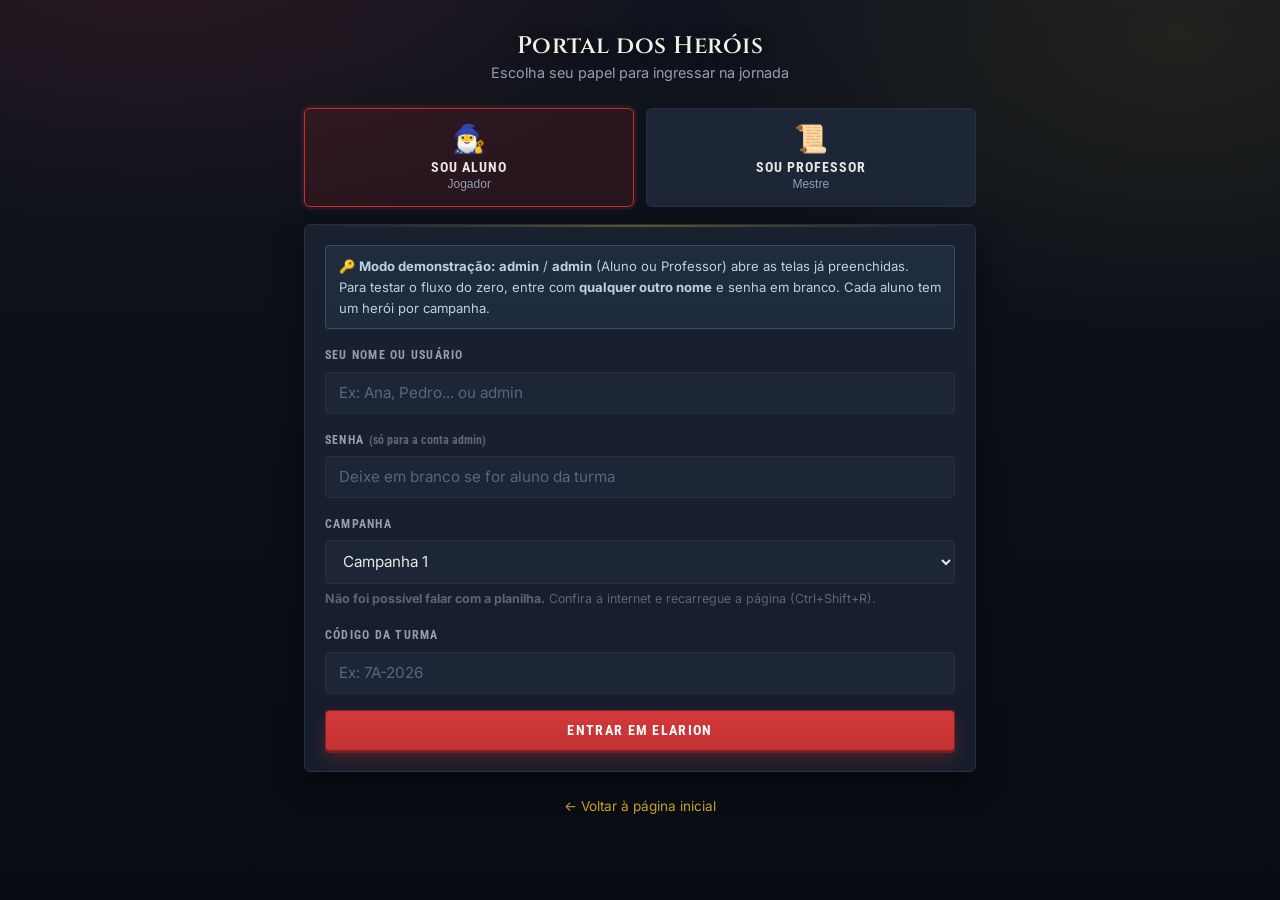
<file: missao.html>
<!DOCTYPE html>
<html lang="pt-BR">
<head>
  <meta charset="UTF-8">
  <meta name="viewport" content="width=device-width, initial-scale=1.0">
  <title>Encontro — Crônicas de Elarion</title>
  <link rel="icon" href="assets/imagens/marca-elarion-simples.svg" type="image/svg+xml">
  <link rel="stylesheet" href="css/style.css">
</head>
<body>

  <header class="navbar">
    <a href="mapa.html" class="logo">Elarion</a>
    <nav>
      <a href="mapa.html">Mapa</a>
      <a href="#" id="btn-tutorial">Tutorial</a>
      <a href="loja.html">Loja</a>
      <a href="perfil.html">Perfil</a>
      <a href="codex.html">Códex</a>
    </nav>
  </header>

  <!-- ==========================================================
       TELA — ENCONTRO
       O loop acontece em três etapas, e o jogador só vê uma por vez:

       1. CENA      — quem está na frente dele e o que diz
       2. ABORDAGEM — como ele decide agir; cada escolha usa um atributo
                      diferente, com dificuldade própria. Aqui a rolagem
                      acontece, com a CD e os modificadores à mostra.
       3. DESAFIO   — a pergunta de conteúdo, que resolve a cena. O
                      resultado do dado já mudou o terreno: um crítico
                      elimina uma alternativa, uma falha deu a vez ao
                      inimigo.

       Errar o desafio não repete a tela: custa Determinação. Quem quiser
       outra chance gasta Inspiração. Determinação a zero = recuo.
       ========================================================== -->

  <!-- Barra de recursos: sempre visível, como a ficha na mesa -->
  <div class="barra-recursos" id="barra-recursos"></div>

  <main class="container encontro">

    <!-- ---------- ETAPA 1: A CENA ---------- -->
    <section id="etapa-cena" style="display:none;">
      <p class="rotulo-cena" id="rotulo-territorio"></p>
      <h1 id="titulo-encontro" style="font-size:1.35rem; margin-bottom:0.8rem;"></h1>

      <div id="area-figura"></div>

      <div class="narrativa" id="texto-narrativa"></div>

      <button type="button" class="btn btn-primary btn-block" onclick="irParaAbordagens()">
        E agora?
      </button>
    </section>

    <!-- ---------- ETAPA 2: A ABORDAGEM ---------- -->
    <section id="etapa-abordagem" style="display:none;">
      <h2 style="font-size:1.1rem; margin-bottom:0.3rem;">Como você age?</h2>
      <p style="color:var(--text-muted); font-size:0.88rem; margin-bottom:1rem;">
        Nenhum caminho é o certo. Cada um usa um atributo diferente — e a sua classe
        favorece um deles.
      </p>
      <div id="lista-abordagens" class="abordagens"></div>

      <button type="button" class="btn btn-secondary btn-block mt-1" onclick="abrirMochila()">
        Abrir a mochila
      </button>
    </section>

    <!-- ---------- ETAPA 3: O DESAFIO ---------- -->
    <section id="etapa-desafio" style="display:none;">
      <div class="desfecho-rolagem" id="desfecho-rolagem"></div>

      <div class="card">
        <p class="rotulo-desafio">O desafio</p>
        <p id="texto-pergunta" style="font-size:1.02rem; margin-bottom:1rem;"></p>
        <div class="options" id="lista-alternativas"></div>
        <div class="feedback-pergunta" id="texto-feedback" style="display:none;"></div>
        <button type="button" class="btn btn-primary btn-block" id="btn-confirmar" onclick="confirmarResposta()">
          Confirmar
        </button>
      </div>
    </section>

    <!-- ---------- Território já concluído ---------- -->
    <section id="area-sem-quest" style="display:none;" class="text-center">
      <div class="card">
        <h2 style="font-size:1.15rem; margin-bottom:0.5rem;">Este território está em paz</h2>
        <p style="color:var(--text-muted);">Você resolveu tudo o que havia aqui. Outros lugares ainda esperam.</p>
      </div>
      <a href="mapa.html" class="btn btn-primary btn-block">Voltar ao Mapa</a>
    </section>

  </main>

  <script src="js/dados-jogo.js"></script>
  <script src="js/core.js"></script>
  <script src="js/tutorial.js"></script>
  <script>
    exigirSessao('aluno');
    const personagem = exigirPersonagem();

    const parametros = new URLSearchParams(window.location.search);
    const territorioId = parametros.get('territorio');
    const territorio = buscarTerritorio(territorioId);

    if (!territorio) {
      mostrarToast('Território não encontrado — voltando ao mapa.');
      window.location.href = 'mapa.html';
    }

    let quest = null;              // o encontro atual
    let abordagemEscolhida = null; // a abordagem que o jogador seguiu
    let faixa = null;              // 'critico' | 'sucesso' | 'falha' | 'falha-critica'
    let alternativaSelecionada = null;
    let alternativasVisiveis = [];  // pode encolher (crítico / Lente da Revelação)
    let errosNoDesafio = 0;

    /* ============================================================
       BARRA DE RECURSOS (Determinação, Inspiração, ouro)
       ============================================================ */
    function desenharRecursos() {
      const pontos = Array.from({ length: personagem.determinacaoMaxima }, (_, i) =>
        `<span class="ponto-det ${i < personagem.determinacao ? 'cheio' : ''}"></span>`).join('');

      document.getElementById('barra-recursos').innerHTML = `
        <div class="recurso">
          <span class="recurso-rotulo">Determinação</span>
          <span class="pontos-det">${pontos}</span>
        </div>
        <div class="recurso">
          <span class="recurso-rotulo">Inspiração</span>
          <span class="recurso-valor insp">${'✦'.repeat(personagem.inspiracao) || '—'}</span>
        </div>
        <div class="recurso">
          <span class="recurso-rotulo">Ouro</span>
          <span class="recurso-valor ouro">${personagem.ouro}</span>
        </div>`;
    }

    /* ============================================================
       ETAPA 1 — A CENA
       ============================================================ */

    /** Primeiro encontro do território que o jogador ainda não resolveu. */
    function escolherEncontro() {
      return buscarQuestsDoTerritorio(territorioId)
        .find(q => !personagem.missoesConcluidas.includes(q.id)) || null;
    }

    function mostrarEtapa(id) {
      ['etapa-cena', 'etapa-abordagem', 'etapa-desafio', 'area-sem-quest']
        .forEach(secao => { document.getElementById(secao).style.display = 'none'; });
      document.getElementById(id).style.display = 'block';
      window.scrollTo({ top: 0, behavior: 'smooth' });
    }

    function montarCena() {
      quest = escolherEncontro();

      if (!quest) {
        mostrarEtapa('area-sem-quest');
        return;
      }

      document.getElementById('rotulo-territorio').textContent =
        `${territorio.icone} ${territorio.nome} · ${territorio.tema}`;
      document.getElementById('titulo-encontro').textContent = quest.titulo;
      document.getElementById('texto-narrativa').textContent = quest.narrativa;

      // NPC e inimigo aparecem como "figuras" na cena, cada um com a sua fala.
      let figuras = '';
      if (quest.npc) {
        figuras += `
          <div class="figura npc">
            <span class="figura-icone">${quest.npc.icone || '🧑'}</span>
            <div>
              <strong>${escaparHTML(quest.npc.nome)}</strong>
              <p class="figura-fala">“${escaparHTML(quest.npc.fala)}”</p>
            </div>
          </div>`;
      }
      if (quest.inimigo) {
        figuras += `
          <div class="figura inimigo">
            <span class="figura-icone">${quest.inimigo.icone || '👹'}</span>
            <div>
              <strong>${escaparHTML(quest.inimigo.nome)}</strong>
              <p class="figura-fala">“${escaparHTML(quest.inimigo.fala)}”</p>
            </div>
          </div>`;
      }
      document.getElementById('area-figura').innerHTML = figuras;

      mostrarEtapa('etapa-cena');
    }

    /* ============================================================
       ETAPA 2 — A ABORDAGEM
       ============================================================ */
    function irParaAbordagens() {
      const classe = buscarClasse(personagem.classeId);

      document.getElementById('lista-abordagens').innerHTML = quest.abordagens.map((ab, indice) => {
        const mod = calcularModificador(personagem.atributos[ab.atributo]);
        const afinidade = classe && classe.atributoPrincipal === ab.atributo;
        const total = mod + (afinidade ? 2 : 0);

        return `
          <button type="button" class="abordagem ${afinidade ? 'afim' : ''}" onclick="seguirAbordagem(${indice})">
            <span class="abordagem-texto">${escaparHTML(ab.texto)}</span>
            <span class="abordagem-meta">
              <span class="tag-atributo">${ATRIBUTOS[ab.atributo].nome} ${total >= 0 ? '+' : ''}${total}</span>
              <span class="tag-cd">CD ${ab.cd}</span>
              ${afinidade ? '<span class="tag-afim">Afinidade</span>' : ''}
            </span>
          </button>`;
      }).join('');

      mostrarEtapa('etapa-abordagem');
    }

    /** O jogador escolheu um caminho: rola o dado com tudo à mostra. */
    function seguirAbordagem(indice) {
      abordagemEscolhida = quest.abordagens[indice];

      testarAtributo({
        personagem,
        atributo: abordagemEscolhida.atributo,
        cd: abordagemEscolhida.cd,
        titulo: quest.titulo,
        aoConcluir: (desfecho) => {
          faixa = faixaDoResultado(desfecho);
          personagem.ultimaRolagem = desfecho;
          aplicarDesfechoDaRolagem(desfecho);
        }
      });
    }

    /* ============================================================
       ENTRE AS ETAPAS — o que a rolagem mudou na cena
       ============================================================ */
    function aplicarDesfechoDaRolagem(desfecho) {
      const deuCerto = faixa === 'critico' || faixa === 'sucesso';
      const narrativa = deuCerto ? abordagemEscolhida.sucesso : abordagemEscolhida.falha;

      let extra = '';

      if (faixa === 'critico') {
        // Crítico: o caminho se abre. Elimina uma alternativa errada.
        extra = 'A clareza do momento elimina uma possibilidade antes mesmo de você pensar nela.';
        Recursos.inspirar(personagem, 'um crítico merece ser lembrado');
      } else if (faixa === 'falha-critica') {
        // Falha crítica: o inimigo (ou a cena) cobra caro.
        const dano = quest.inimigo ? (quest.inimigo.dano || 2) + 1 : 2;
        extra = quest.inimigo
          ? `${quest.inimigo.nome}: ${quest.inimigo.golpe} Você perde ${dano} de Determinação.`
          : `A cena vira contra você. Perde ${dano} de Determinação.`;
        if (Recursos.ferir(personagem, dano)) { recuar(); return; }
      } else if (faixa === 'falha') {
        const dano = quest.inimigo ? (quest.inimigo.dano || 2) : 1;
        extra = quest.inimigo
          ? `${quest.inimigo.nome} age primeiro. Você perde ${dano} de Determinação.`
          : `Você perde ${dano} de Determinação com o tropeço.`;
        if (Recursos.ferir(personagem, dano)) { recuar(); return; }
      }

      if (desfecho.amuletoQuebrou) {
        extra += ' (O Amuleto de Osso racha ao meio e absorve o pior.)';
      }

      desenharRecursos(); // a barra precisa refletir o dano antes do desafio

      document.getElementById('desfecho-rolagem').innerHTML = `
        <div class="desfecho ${faixa}">
          <span class="desfecho-selo">${ROTULO_FAIXA[faixa]}</span>
          <span class="desfecho-dado">d20: ${desfecho.valorDado} → ${desfecho.total} vs CD ${abordagemEscolhida.cd}</span>
          <p>${escaparHTML(narrativa)}</p>
          ${extra ? `<p class="desfecho-extra">${escaparHTML(extra)}</p>` : ''}
        </div>`;

      montarDesafio();
    }

    /* ============================================================
       ETAPA 3 — O DESAFIO (a pergunta de conteúdo)
       ============================================================ */
    function montarDesafio() {
      alternativasVisiveis = quest.alternativas.slice();

      // Crítico e Lente da Revelação apagam alternativas erradas.
      let aApagar = (faixa === 'critico' ? 1 : 0);
      if (personagem.efeitos.eliminarAlternativa) {
        aApagar += personagem.efeitos.eliminarAlternativa;
        delete personagem.efeitos.eliminarAlternativa;
        Estado.salvarPersonagem(personagem);
      }
      while (aApagar > 0 && alternativasVisiveis.length > 2) {
        const erradas = alternativasVisiveis.filter(a => a.id !== quest.respostaCorreta);
        const vitima = erradas[Math.floor(Math.random() * erradas.length)];
        alternativasVisiveis = alternativasVisiveis.filter(a => a.id !== vitima.id);
        aApagar--;
      }

      document.getElementById('texto-pergunta').textContent = quest.pergunta;
      desenharAlternativas();

      alternativaSelecionada = null;
      errosNoDesafio = 0;
      document.getElementById('texto-feedback').style.display = 'none';
      document.getElementById('btn-confirmar').textContent = 'Confirmar';

      mostrarEtapa('etapa-desafio');
    }

    function desenharAlternativas() {
      document.getElementById('lista-alternativas').innerHTML = alternativasVisiveis.map((alt, i) => `
        <button type="button" class="option" data-id="${alt.id}" onclick="selecionarAlternativa('${alt.id}')">
          <span class="letra">${String.fromCharCode(65 + i)}</span>
          <span>${escaparHTML(alt.texto)}</span>
        </button>`).join('');
    }

    function selecionarAlternativa(id) {
      alternativaSelecionada = id;
      document.querySelectorAll('.option').forEach(el => {
        el.classList.toggle('selecionada', el.dataset.id === id);
        el.classList.remove('correta', 'errada');
      });
    }

    function confirmarResposta() {
      if (!alternativaSelecionada) {
        mostrarToast('Escolha uma alternativa.');
        return;
      }

      const feedbackEl = document.getElementById('texto-feedback');
      const acertou = alternativaSelecionada === quest.respostaCorreta;
      const botaoEl = document.querySelector(`.option[data-id="${alternativaSelecionada}"]`);

      if (acertou) {
        botaoEl.classList.add('correta');
        if (errosNoDesafio === 0) Recursos.inspirar(personagem, 'resolveu de primeira');
        concluirEncontro();
        return;
      }

      /* Errou: o inimigo age, a Determinação cai. Não é "tente de novo"
         de graça — a alternativa errada some e o custo é real. */
      errosNoDesafio++;
      botaoEl.classList.add('errada');
      alternativasVisiveis = alternativasVisiveis.filter(a => a.id !== alternativaSelecionada);
      alternativaSelecionada = null;

      const dano = quest.inimigo ? (quest.inimigo.dano || 2) : 1;
      const morreu = Recursos.ferir(personagem, dano);
      desenharRecursos();

      feedbackEl.className = 'feedback-pergunta erro';
      feedbackEl.style.display = 'block';
      feedbackEl.textContent = quest.inimigo
        ? `${quest.inimigo.nome}: ${quest.inimigo.golpe} −${dano} de Determinação.`
        : `Resposta errada. −${dano} de Determinação.`;

      if (morreu) { recuar(); return; }

      if (alternativasVisiveis.length === 1) {
        feedbackEl.textContent += ' Resta uma saída.';
      }
      desenharAlternativas();
    }

    /* ============================================================
       DESFECHOS DO ENCONTRO
       ============================================================ */

    /** Determinação zerada: o herói recua. Perde ouro e tempo, não o progresso. */
    function recuar() {
      const perda = Math.min(personagem.ouro, 10);
      personagem.ouro -= perda;
      Recursos.descansar(personagem);
      Estado.salvarPersonagem(personagem);

      Estado.salvarUltimoResultado({
        recuou: true,
        questTitulo: quest.titulo,
        faixa: 'recuo',
        mensagem: 'Sua Determinação se esgotou. Você recua para o acampamento, '
                + 'cuida das feridas e volta quando estiver inteiro. '
                + (perda ? `Custou ${perda} de ouro em suprimentos.` : ''),
        dica: 'Dica de ' + (quest.npc ? quest.npc.nome : 'um viajante') + ': '
            + 'tente outra abordagem — a que combina com a sua classe tem CD menor.',
        xpGanho: 0, ouroGanho: -perda
      });
      window.location.href = 'resultado.html';
    }

    /** Acertou o desafio: recompensa proporcional à faixa do dado. */
    function concluirEncontro() {
      const multiplicador = MULTIPLICADOR_FAIXA[faixa];
      const xpGanho = Math.round(quest.xp * multiplicador);
      const ouroGanho = Math.round(quest.ouro * multiplicador);

      personagem.xp += xpGanho;
      personagem.ouro += ouroGanho;
      personagem.missoesConcluidas.push(quest.id);

      // Badge do território, quando todos os encontros dele caírem.
      const quests = buscarQuestsDoTerritorio(territorioId);
      const fechou = quests.every(q => personagem.missoesConcluidas.includes(q.id));
      const badge = BADGES.find(b => b.territorioId === territorioId);
      if (fechou && badge && !personagem.badges.includes(badge.id)) {
        personagem.badges.push(badge.id);
      }
      if (concederBadgeLenda(personagem)) {
        mostrarToast('Você se tornou uma Lenda de Elarion.');
      }

      Estado.salvarPersonagem(personagem);
      registrarProgresso(personagem);

      Estado.salvarUltimoResultado({
        questTitulo: quest.titulo,
        faixa,
        rotuloFaixa: ROTULO_FAIXA[faixa],
        mensagem: faixa === 'critico' ? abordagemEscolhida.sucesso
                : faixa === 'sucesso' ? abordagemEscolhida.sucesso
                : 'Não saiu como você planejou, mas o problema foi resolvido.',
        abordagem: abordagemEscolhida.texto,
        xpGanho, ouroGanho,
        errosNoDesafio,
        valorDado: personagem.ultimaRolagem.valorDado,
        total: personagem.ultimaRolagem.total,
        cd: abordagemEscolhida.cd,
        // "How do you want to do this?" — no crítico, o jogador narra o desfecho.
        pedirNarracao: faixa === 'critico'
      });
      window.location.href = 'resultado.html';
    }

    /* ============================================================
       MOCHILA — usar itens no meio do encontro
       ============================================================ */
    function abrirMochila() {
      const mochila = Recursos.mochila(personagem);

      const overlay = document.createElement('div');
      overlay.className = 'modal-dados-overlay';
      overlay.innerHTML = `
        <div class="modal-dados" style="max-width:420px; text-align:left;">
          <h3 style="text-align:center;">Mochila</h3>
          ${mochila.length ? `<div class="lista-mochila">${mochila.map(l => `
            <button type="button" class="item-mochila" data-item="${l.item.id}">
              <span class="item-icone">${l.item.icone}</span>
              <span>
                <strong>${escaparHTML(l.item.nome)}</strong> ${l.quantidade > 1 ? `<em>×${l.quantidade}</em>` : ''}
                <span class="item-desc">${escaparHTML(l.item.descricao)}</span>
              </span>
            </button>`).join('')}</div>`
            : '<p style="color:var(--text-muted); text-align:center;">A mochila está vazia. A Loja de Elarion aceita ouro.</p>'}
          <button class="btn btn-secondary btn-block mt-1" id="fechar-mochila">Fechar</button>
        </div>`;
      document.body.appendChild(overlay);

      overlay.querySelectorAll('.item-mochila').forEach(botao => {
        botao.addEventListener('click', () => {
          if (Recursos.usarItem(personagem, botao.dataset.item)) {
            desenharRecursos();
            document.body.removeChild(overlay);
            irParaAbordagens(); // redesenha, caso o item mude modificadores
          }
        });
      });
      overlay.querySelector('#fechar-mochila').addEventListener('click', () => {
        document.body.removeChild(overlay);
      });
    }

    /* ============================================================
       INÍCIO
       ============================================================ */
    /* ============================================================
       TUTORIAL DO ENCONTRO
       Explica o loop na primeira vez que o aluno entra numa missão.
       ============================================================ */
    Tutorial.instalar('encontro', [
      { titulo: 'Como funciona um encontro',
        texto: 'Três etapas: você vê a cena, escolhe como agir, rola o dado — e só então responde ao desafio. '
             + 'O dado não decide se você sabe a matéria: decide em que condições você vai enfrentá-la.' },

      { alvo: '#barra-recursos',
        titulo: 'Seus recursos',
        texto: 'Determinação é o quanto você aguenta errar antes de recuar. Inspiração paga uma re-rolagem '
             + 'quando o dado te trai. Ouro compra itens na Loja.' },

      { alvo: '#area-figura',
        titulo: 'Quem está na sua frente',
        texto: 'Um NPC traz o problema; um inimigo cobra caro pelos seus erros. Leia a fala: quase sempre '
             + 'tem pista do que fazer.' },

      { alvo: '#texto-narrativa',
        titulo: 'A cena',
        texto: 'O que está acontecendo. Vale ler com atenção — a resposta do desafio costuma estar '
             + 'escondida aqui dentro.' },

      { titulo: 'O que vem depois',
        texto: 'Ao clicar em "E agora?", você escolhe entre caminhos diferentes, cada um usando um atributo seu. '
             + 'A dificuldade (CD) e os seus bônus aparecem antes de rolar: nada é escondido de você. '
             + 'Tirar 20 apaga uma alternativa errada; falhar deixa o inimigo agir primeiro.' }
    ], '#btn-tutorial');

    desenharRecursos();
    montarCena();
  </script>
</body>
</html>
</file>
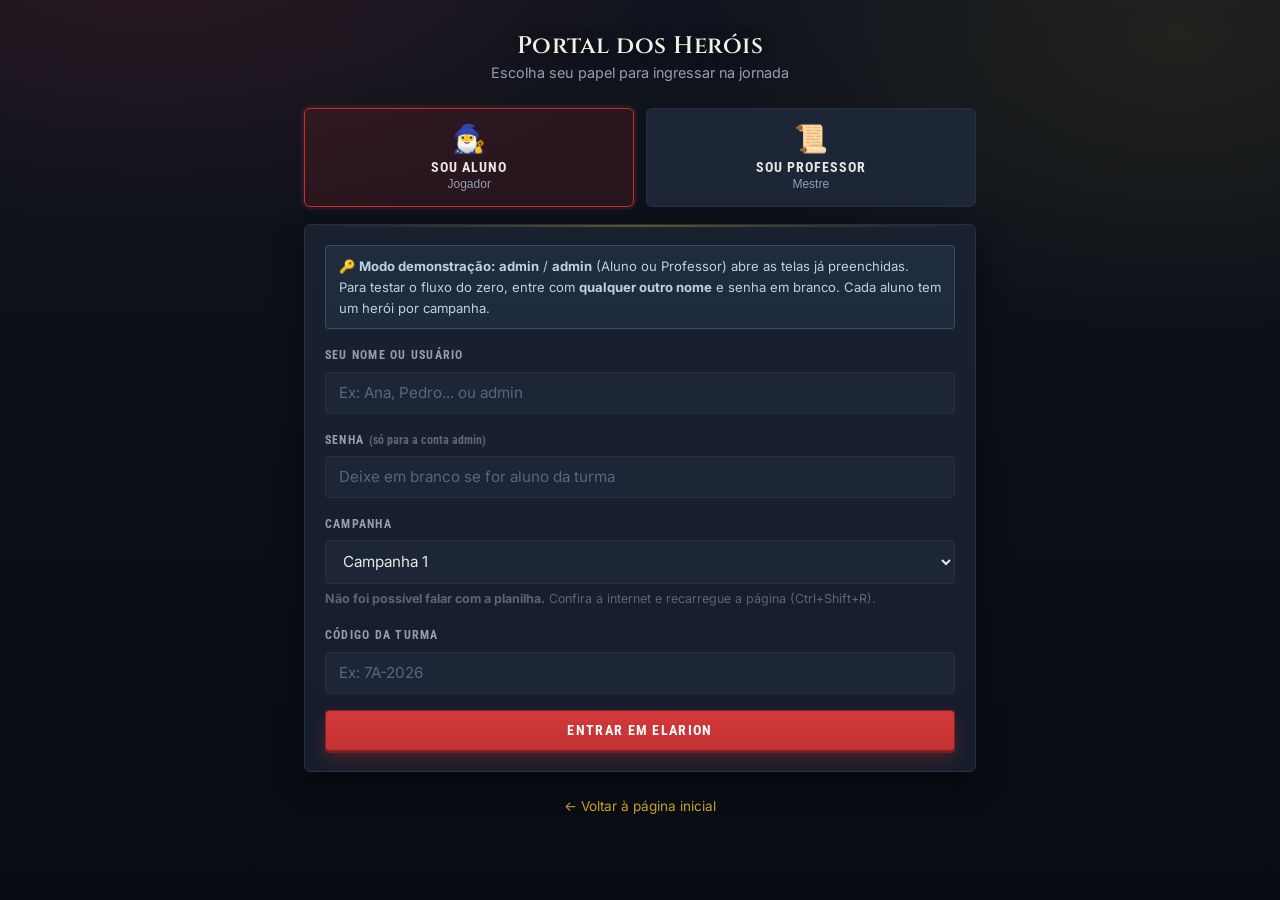
<file: perfil.html>
<!DOCTYPE html>
<html lang="pt-BR">
<head>
  <meta charset="UTF-8">
  <meta name="viewport" content="width=device-width, initial-scale=1.0">
  <title>Meu Personagem — Crônicas de Elarion</title>
  <link rel="icon" href="assets/imagens/marca-elarion-simples.svg" type="image/svg+xml">
  <link rel="stylesheet" href="css/style.css">
</head>
<body>

  <header class="navbar">
    <a href="mapa.html" class="logo">Elarion</a>
    <nav>
      <a href="mapa.html">Mapa</a>
      <a href="loja.html">Loja</a>
      <a href="perfil.html" class="ativo">Perfil</a>
      <a href="codex.html">Códex</a>
    </nav>
  </header>

  <!-- ==========================================================
       TELA 5 — PERFIL DO PERSONAGEM
       Mostra classe, nível (calculado a partir do XP total),
       barra de progresso, os 4 atributos com seus modificadores,
       e a grade de badges (conquistas por território).
       ========================================================== -->
  <main class="container largo">
   <div class="ficha-grid">

    <!-- Coluna 1: identidade e recursos -->
    <div>
     <div class="text-center">
      <div class="avatar" id="avatar-classe">🧙‍♂️</div>
      <h1 id="nome-heroi" style="font-size:1.3rem;"></h1>
      <p style="color:var(--text-muted); font-size:0.85rem;" id="nome-classe"></p>
     </div>

     <div class="xp-bar-container">
      <div class="xp-bar-label">
        <span id="rotulo-nivel"></span>
        <span id="rotulo-xp"></span>
      </div>
      <div class="xp-bar">
        <div class="xp-bar-fill" id="barra-xp-fill" style="width:0%;"></div>
      </div>
     </div>

    <div class="stats-grid" style="margin-bottom:1.2rem;">
      <div class="stat-card">
        <span class="valor" id="total-ouro">0</span>
        <span class="rotulo">Ouro</span>
      </div>
      <div class="stat-card">
        <span class="valor" id="total-determinacao">0</span>
        <span class="rotulo">Determinação</span>
      </div>
      <div class="stat-card">
        <span class="valor" id="total-inspiracao">0</span>
        <span class="rotulo">Inspiração</span>
      </div>
    </div>

     <h2 style="font-size:1rem; margin-bottom:0.6rem;">Atributos</h2>
     <div class="atributos-grid" id="grid-atributos-perfil"></div>

     <a href="mapa.html" class="btn btn-secondary btn-block mt-2">Voltar ao Mapa</a>
     <button type="button" class="btn btn-outline btn-block mt-1" onclick="recomecarHeroi()">Recomeçar herói</button>
    </div>

    <!-- Coluna 2: mochila, insígnias e avaliação -->
    <div>
     <h2 style="font-size:1rem; margin-bottom:0.6rem;">Mochila</h2>
     <div id="mochila-perfil" class="prateleira" style="margin-bottom:1.3rem;"></div>

     <h2 style="font-size:1rem; margin-bottom:0.6rem;">Insígnias</h2>
     <div class="badges-grid" id="grid-badges"></div>

     <div id="area-feedback" class="mt-2"></div>
    </div>

   </div>
  </main>

  <script src="js/dados-jogo.js"></script>
  <script src="js/core.js"></script>
  <script>
    exigirSessao('aluno');
    const personagem = exigirPersonagem();

    function montarPerfil() {
      if (!personagem) return;
      const classe = buscarClasse(personagem.classeId);

      document.getElementById('avatar-classe').textContent = classe.icone;
      document.getElementById('nome-heroi').textContent = personagem.nome;
      document.getElementById('nome-classe').textContent = `${classe.nome} • ${classe.habilidade}`;
      document.getElementById('total-ouro').textContent = personagem.ouro;

      // Nível e barra de XP (ver calcularNivel em core.js)
      const { nivel, xpAtualNoNivel, xpParaProximoNivel } = calcularNivel(personagem.xp);
      document.getElementById('rotulo-nivel').textContent = `Nível ${nivel}`;
      document.getElementById('rotulo-xp').textContent = `${xpAtualNoNivel} / ${xpParaProximoNivel} XP`;
      const percentual = Math.round((xpAtualNoNivel / xpParaProximoNivel) * 100);
      document.getElementById('barra-xp-fill').style.width = `${percentual}%`;

      // Atributos com modificador (ex: 14 -> +2)
      const gridAtributos = document.getElementById('grid-atributos-perfil');
      gridAtributos.innerHTML = Object.entries(ATRIBUTOS).map(([chave, info]) => {
        const valor = personagem.atributos[chave];
        const mod = calcularModificador(valor);
        return `
          <div class="atributo-box">
            <div class="valor">${valor} <span style="font-size:0.9rem; color:var(--text-muted);">(${mod >= 0 ? '+' : ''}${mod})</span></div>
            <div class="nome">${info.nome}</div>
          </div>`;
      }).join('');

      // Badges: desbloqueadas (personagem.badges) aparecem coloridas; as demais ficam "bloqueadas".
      const gridBadges = document.getElementById('grid-badges');
      gridBadges.innerHTML = BADGES.map(b => {
        const desbloqueada = personagem.badges.includes(b.id);
        return `
          <div class="badge-item ${desbloqueada ? '' : 'bloqueado'}">
            <span class="icone">${b.icone}</span>
            <span class="nome">${b.nome}</span>
          </div>`;
      }).join('');
    }

    montarPerfil();
  </script>
  <script>
    Feedback.montarFormulario('#area-feedback', 'aluno');

    /* Recursos novos (Determinação, Inspiração, mochila) na ficha. */
    (function mostrarRecursosNaFicha() {
      const heroi = Recursos.normalizar(Estado.getPersonagem());
      if (!heroi) return;

      document.getElementById('total-determinacao').textContent =
        heroi.determinacao + '/' + heroi.determinacaoMaxima;
      document.getElementById('total-inspiracao').textContent = heroi.inspiracao;

      const mochila = Recursos.mochila(heroi);
      document.getElementById('mochila-perfil').innerHTML = mochila.length
        ? mochila.map(l => `
            <div class="item-card guardado">
              <span class="item-icone-grande">${l.item.icone}</span>
              <div class="item-info">
                <strong>${escaparHTML(l.item.nome)} ${l.quantidade > 1 ? '×' + l.quantidade : ''}</strong>
                <p class="item-desc">${escaparHTML(l.item.descricao)}</p>
              </div>
            </div>`).join('')
        : '<p style="font-size:0.88rem; color:var(--text-muted);">Vazia. A Loja de Elarion troca ouro por vantagem.</p>';
    })();

    /** Apaga o herói deste jogador e volta para a criação de personagem. */
    function recomecarHeroi() {
      if (!confirm('Isto apaga este herói (XP, ouro e badges) e começa um novo. Continuar?')) return;
      Estado.apagarPersonagem();
      window.location.href = 'personagem.html';
    }
  </script>
</body>
</html>
</file>
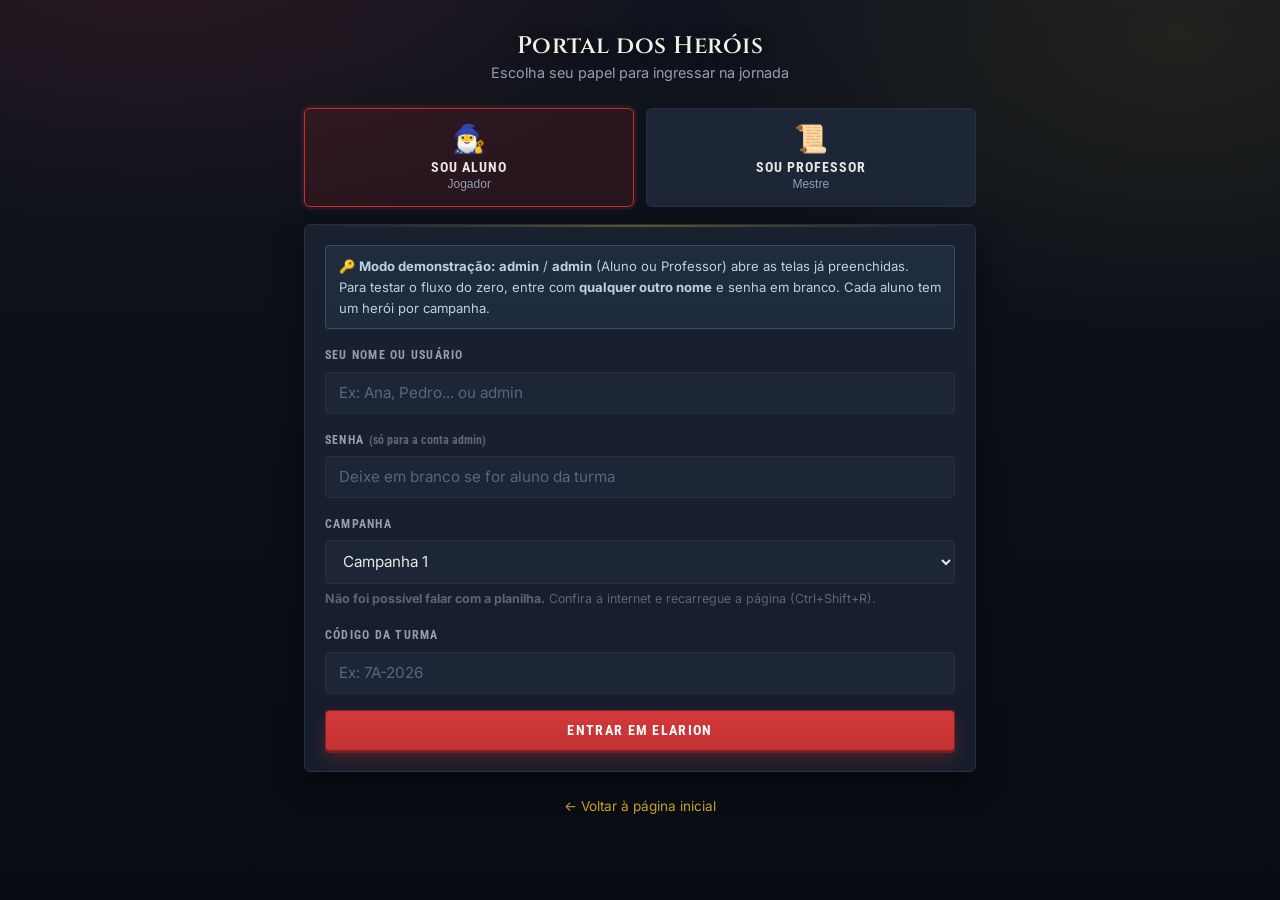
<file: personagem.html>
<!DOCTYPE html>
<html lang="pt-BR">
<head>
  <meta charset="UTF-8">
  <meta name="viewport" content="width=device-width, initial-scale=1.0">
  <title>Criação de Personagem — Crônicas de Elarion</title>
  <link rel="icon" href="assets/imagens/marca-elarion-simples.svg" type="image/svg+xml">
  <link rel="stylesheet" href="css/style.css">
</head>
<body>

  <!-- ==========================================================
       TELA — CRIAÇÃO DE PERSONAGEM
       Etapa única: o aluno escolhe uma classe e "rola" os 4
       atributos (Razão, Harmonia, Natureza, Firmeza), igual à
       criação de personagem de um RPG de mesa. Os atributos
       influenciam as rolagens de dado nas missões (core.js).
       ========================================================== -->
  <main class="container">
    <div class="text-center" style="margin-bottom:1.2rem;">
      <div style="font-size:2.2rem;" aria-hidden="true">✨</div>
      <h1 style="font-size:1.4rem;">Crie seu Herói</h1>
      <p style="color:var(--text-muted); font-size:0.9rem;">Escolha uma classe e role seus atributos</p>
    </div>

    <div class="form-group">
      <label for="campo-nome-heroi">Nome do seu herói</label>
      <input type="text" id="campo-nome-heroi" placeholder="Ex: Lyra, a Sábia" required>
    </div>

    <h3 style="font-size:1rem; margin-bottom:0.6rem;">1. Escolha sua classe</h3>
    <div class="classes-grid" id="grid-classes">
      <!-- As 4 classes são geradas dinamicamente pelo script, a partir de CLASSES em dados-jogo.js -->
    </div>

    <h3 style="font-size:1rem; margin-bottom:0.6rem;">2. Role seus atributos</h3>
    <p style="font-size:0.85rem; color:var(--text-muted); margin-bottom:0.5rem;">
      Cada atributo é sorteado com 3 dados de 6 lados (3 a 18), como em jogos de RPG de mesa.
    </p>
    <div class="atributos-grid" id="grid-atributos">
      <!-- Preenchido pelo script -->
    </div>
    <button type="button" class="btn btn-outline btn-block mt-1" id="btn-rolar-atributos">🎲 Rolar Atributos</button>

    <button type="button" class="btn btn-primary btn-block btn-lg mt-2" id="btn-confirmar-personagem" disabled>
      Confirmar e Entrar em Elarion
    </button>
  </main>

  <script src="js/dados-jogo.js"></script>
  <script src="js/core.js"></script>
  <script src="js/tutorial.js"></script>
  <script>
    // Protege a página: só quem já fez login pode criar personagem.
    exigirSessao('aluno');

    Tutorial.instalar('personagem', [
      { titulo: 'Monte o seu herói',
        texto: 'Duas escolhas: a classe e os atributos. Elas decidem em quais caminhos você vai se dar '
             + 'melhor dentro dos encontros.' },

      { alvo: '.classes-grid',
        titulo: 'A classe',
        texto: 'Cada classe treina um atributo. Nos encontros, a abordagem ligada a ele ganha +2 — '
             + 'é a sua especialidade, não uma limitação: você pode tentar qualquer caminho.' },

      { alvo: '#grid-atributos',
        titulo: 'Os atributos',
        texto: 'Razão para lógica e números; Harmonia para convivência; Natureza para ciências; '
             + 'Firmeza para história e justiça. Valores acima de 10 viram bônus no dado.' }
    ], null);

    // Guarda a classe escolhida e os atributos já rolados, até o jogador confirmar.
    let classeEscolhidaId = null;
    let atributosRolados = null;

    /** Desenha os 4 cartões de classe na tela, lendo de CLASSES (dados-jogo.js). */
    function montarGridClasses() {
      const grid = document.getElementById('grid-classes');
      grid.innerHTML = CLASSES.map(c => `
        <div class="classe-card" data-id="${c.id}" onclick="selecionarClasse('${c.id}')">
          <div class="icone">${c.icone}</div>
          <h3>${c.nome}</h3>
          <p>${c.habilidade}: ${c.descricaoHabilidade}</p>
        </div>
      `).join('');
    }

    /** Marca visualmente a classe escolhida e libera o botão de confirmar quando possível. */
    function selecionarClasse(id) {
      classeEscolhidaId = id;
      document.querySelectorAll('.classe-card').forEach(el => {
        el.classList.toggle('selecionada', el.dataset.id === id);
      });
      atualizarBotaoConfirmar();
    }

    /** Rola os 4 atributos (3d6 cada) e mostra o resultado na tela. */
    function rolarAtributos() {
      atributosRolados = {
        razao: rolar3d6(),
        harmonia: rolar3d6(),
        natureza: rolar3d6(),
        firmeza: rolar3d6()
      };
      const grid = document.getElementById('grid-atributos');
      grid.innerHTML = Object.entries(ATRIBUTOS).map(([chave, info]) => `
        <div class="atributo-box">
          <div class="valor">${atributosRolados[chave]}</div>
          <div class="nome">${info.nome}</div>
        </div>
      `).join('');
      atualizarBotaoConfirmar();
    }

    /** Só libera o botão final quando nome + classe + atributos já estiverem prontos. */
    function atualizarBotaoConfirmar() {
      const nomePreenchido = document.getElementById('campo-nome-heroi').value.trim().length > 0;
      const tudoPronto = nomePreenchido && classeEscolhidaId && atributosRolados;
      document.getElementById('btn-confirmar-personagem').disabled = !tudoPronto;
    }

    /** Salva o personagem completo no localStorage e segue para o mapa. */
    function confirmarPersonagem() {
      const nome = document.getElementById('campo-nome-heroi').value.trim();
      const personagem = {
        nome,
        classeId: classeEscolhidaId,
        atributos: atributosRolados,
        xp: 0,
        ouro: 0,
        determinacao: Recursos.DETERMINACAO_MAXIMA,
        determinacaoMaxima: Recursos.DETERMINACAO_MAXIMA,
        inspiracao: 1,      // todo herói começa com uma re-rolagem no bolso
        inventario: [],
        efeitos: {},
        feitos: [],
        badges: [],
        missoesConcluidas: []
      };
      Estado.salvarPersonagem(personagem);
      mostrarToast(`Bem-vindo(a) a Elarion, ${nome}!`);
      window.location.href = 'mapa.html';
    }

    // Liga os eventos e desenha a tela inicial.
    document.getElementById('campo-nome-heroi').addEventListener('input', atualizarBotaoConfirmar);
    document.getElementById('btn-rolar-atributos').addEventListener('click', rolarAtributos);
    document.getElementById('btn-confirmar-personagem').addEventListener('click', confirmarPersonagem);
    montarGridClasses();
  </script>
</body>
</html>
</file>
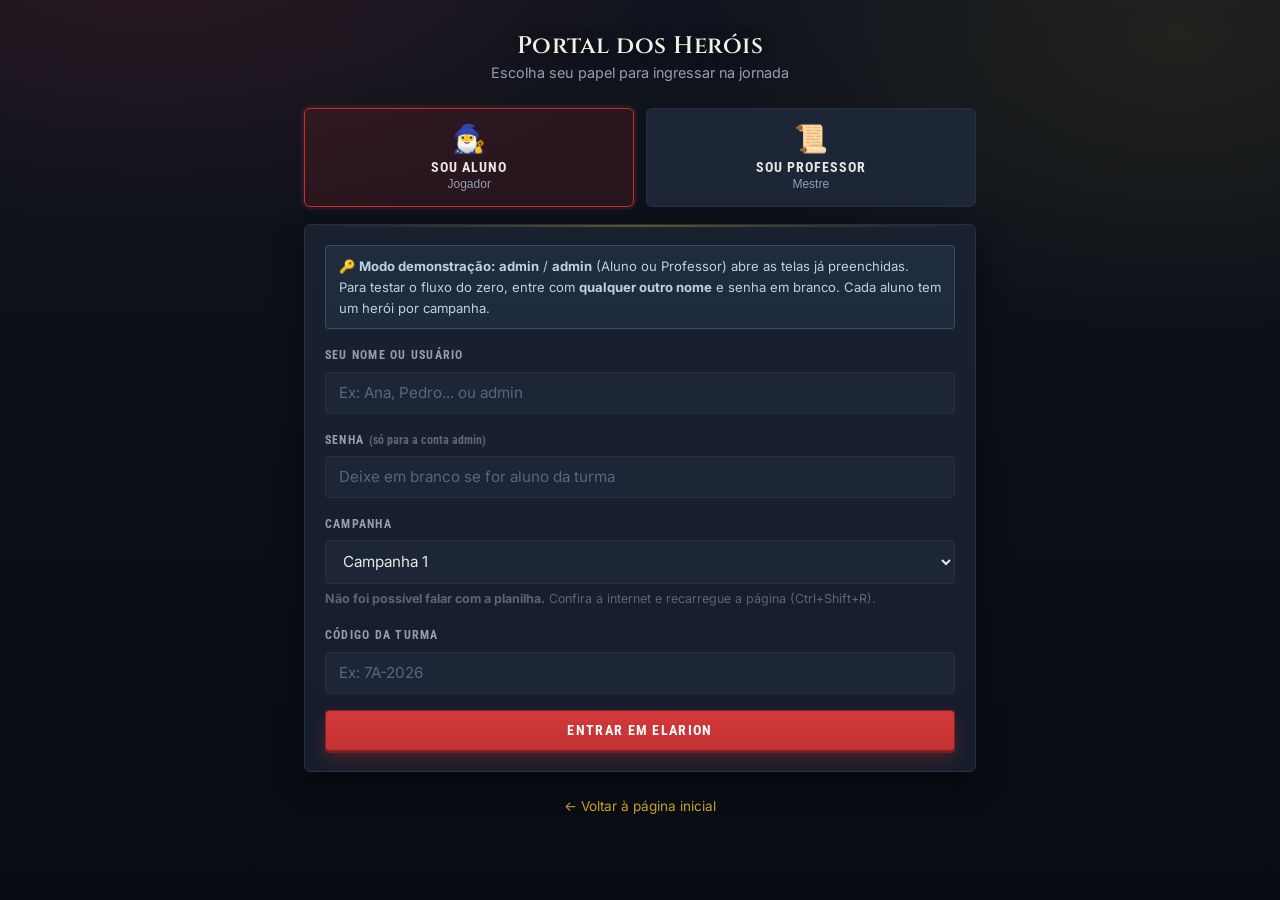
<file: resultado.html>
<!DOCTYPE html>
<html lang="pt-BR">
<head>
  <meta charset="UTF-8">
  <meta name="viewport" content="width=device-width, initial-scale=1.0">
  <title>Resultado da Missão</title>
  <link rel="icon" href="assets/imagens/marca-elarion-simples.svg" type="image/svg+xml">
  <link rel="stylesheet" href="css/style.css">
</head>
<body>

  <header class="navbar">
    <a href="mapa.html" class="logo">🏰 Elarion</a>
    <nav>
      <a href="mapa.html">🗺️ Mapa</a>
      <a href="perfil.html">👤 Perfil</a>
    </nav>
  </header>

  <!-- ==========================================================
       TELA 4 — RESULTADO DA MISSÃO
       Lê o objeto salvo em Estado.salvarUltimoResultado (dentro de
       missao.html) e mostra um resumo: se foi sucesso total, parcial
       ou crítico, quanto XP/ouro foi ganho, e o resultado da rolagem.
       ========================================================== -->
  <main class="container result-topo">
    <span class="desfecho-selo" id="selo-faixa"></span>
    <div class="feedback-icon" id="icone-resultado"></div>
    <h1 id="titulo-resultado" style="font-size:1.3rem;"></h1>

    <div class="narrativa" style="text-align:left; margin-top:0.9rem;" id="mensagem-resultado"></div>

    <p id="abordagem-usada" style="font-size:0.82rem; color:var(--text-faint); margin-bottom:0.8rem;"></p>

    <div class="xp-box" id="caixa-recompensa">
      <div>
        <span class="pontos" id="xp-ganho"></span>
        <span class="rotulo">Experiência</span>
      </div>
      <div>
        <span class="pontos" id="ouro-ganho"></span>
        <span class="rotulo">Ouro</span>
      </div>
    </div>

    <div class="card" style="text-align:left;" id="caixa-rolagem">
      <p class="rotulo-desafio">A rolagem</p>
      <p style="font-size:0.9rem; color:var(--text-muted);">
        d20 deu <strong id="detalhe-dado"></strong>, total <strong id="detalhe-total"></strong>
        contra dificuldade <strong id="detalhe-cd"></strong>.
      </p>
    </div>

    <!-- Crítico: o jogador narra o próprio desfecho.
         É o "How do you want to do this?" do Critical Role. -->
    <div class="card" id="caixa-narracao" style="display:none; text-align:left;">
      <p class="rotulo-desafio">Conte como foi</p>
      <p style="font-size:0.9rem; color:var(--text-muted); margin-bottom:0.7rem;">
        Você tirou 20. Descreva em uma frase como seu herói fez isso — vai para o
        Códex da turma, assinado por você.
      </p>
      <div class="form-group">
        <textarea id="campo-narracao" rows="2"
          placeholder="Ex: Subi na mesa, apontei para o terceiro baú e esperei o silêncio."></textarea>
      </div>
      <button type="button" class="btn btn-outline btn-block btn-sm" onclick="salvarNarracao()">
        Registrar no Códex
      </button>
    </div>

    <button type="button" class="btn btn-primary btn-block" id="btn-continuar">Continuar</button>
    <a href="loja.html" class="btn btn-secondary btn-block mt-1">Ir à Loja</a>
    <a href="perfil.html" class="btn btn-outline btn-block mt-1">Ver Ficha</a>
  </main>

  <script src="js/dados-jogo.js"></script>
  <script src="js/core.js"></script>
  <script>
    exigirSessao('aluno');
    const personagem = exigirPersonagem();
    const resultado = Estado.getUltimoResultado();

    // Página aberta direto, sem ter jogado: volta ao mapa.
    if (!resultado) {
      window.location.href = 'mapa.html';
    } else if (resultado.recuou) {
      montarRecuo();
    } else {
      montarVitoria();
    }

    /* ------------------------------------------------------------
       RECUO — a Determinação acabou. Não é game over: é uma cena de
       volta ao acampamento, com uma dica para a próxima tentativa.
       ------------------------------------------------------------ */
    function montarRecuo() {
      document.getElementById('selo-faixa').textContent = 'Recuo';
      document.getElementById('selo-faixa').style.color = 'var(--danger)';
      document.getElementById('icone-resultado').textContent = '🩹';
      document.getElementById('titulo-resultado').textContent = resultado.questTitulo;
      document.getElementById('mensagem-resultado').textContent = resultado.mensagem;
      document.getElementById('abordagem-usada').textContent = resultado.dica || '';

      document.getElementById('caixa-recompensa').style.display = 'none';
      document.getElementById('caixa-rolagem').style.display = 'none';
      document.getElementById('btn-continuar').textContent = 'Voltar ao Mapa';
    }

    /* ------------------------------------------------------------
       ENCONTRO RESOLVIDO
       ------------------------------------------------------------ */
    function montarVitoria() {
      const icones = {
        'critico': '⚔️', 'sucesso': '✦', 'falha': '🌫️', 'falha-critica': '💀'
      };
      const cores = {
        'critico': 'var(--accent)', 'sucesso': 'var(--success)',
        'falha': 'var(--danger)', 'falha-critica': '#F08080'
      };

      document.getElementById('selo-faixa').textContent = resultado.rotuloFaixa || '';
      document.getElementById('selo-faixa').style.color = cores[resultado.faixa] || 'var(--text-muted)';
      document.getElementById('icone-resultado').textContent = icones[resultado.faixa] || '✦';
      document.getElementById('titulo-resultado').textContent = resultado.questTitulo;
      document.getElementById('mensagem-resultado').textContent = resultado.mensagem;

      document.getElementById('abordagem-usada').textContent = resultado.abordagem
        ? 'Você escolheu: ' + resultado.abordagem
        : '';

      document.getElementById('xp-ganho').textContent = '+' + resultado.xpGanho;
      document.getElementById('ouro-ganho').textContent = '+' + resultado.ouroGanho;
      document.getElementById('detalhe-dado').textContent = resultado.valorDado;
      document.getElementById('detalhe-total').textContent = resultado.total;
      document.getElementById('detalhe-cd').textContent = resultado.cd;

      if (resultado.pedirNarracao) {
        document.getElementById('caixa-narracao').style.display = 'block';
      }
    }

    /** Guarda a frase do jogador na ficha dele; a Mesa ao Vivo lê de lá. */
    function salvarNarracao() {
      const texto = document.getElementById('campo-narracao').value.trim();
      if (!texto) {
        mostrarToast('Escreva uma frase antes de registrar.');
        return;
      }

      personagem.feitos.push({
        quest: resultado.questTitulo,
        texto,
        data: new Date().toISOString()
      });
      Estado.salvarPersonagem(personagem);

      document.getElementById('caixa-narracao').innerHTML =
        '<p class="rotulo-desafio">Registrado no Códex</p>'
        + '<p style="font-style:italic; color:var(--text-muted);">“' + escaparHTML(texto) + '”</p>';
      mostrarToast('Seu feito entrou para o Códex da turma.');
    }

    document.getElementById('btn-continuar').addEventListener('click', () => {
      window.location.href = 'mapa.html';
    });
  </script>
</body>
</html>
</file>
<file: css/style.css>
/* ==========================================================================
   CRÔNICAS DE ELARION — style.css
   --------------------------------------------------------------------------
   Tema visual "dark fantasy", inspirado em D&D Beyond e TeachQuest:
   fundo de tinta escura azulada, painéis com borda fina e filete dourado,
   títulos em serifa romana (Cinzel) e tipografia condensada nos controles.

   Organização:
     1. Fontes e variáveis    5. Cards, narrativa e formulários
     2. Reset e base           6. Componentes do jogo
     3. Navbar/container       7. Perfil, badges, tabelas, painel do mestre
     4. Botões                 8. Códex, toast, utilitários  9. Responsivo
   ========================================================================== */

@import url('https://fonts.googleapis.com/css2?family=Cinzel:wght@500;600;700&family=Roboto+Condensed:wght@400;700&family=Inter:wght@400;500;600&display=swap');

/* ============================================================
   1. VARIÁVEIS
   ============================================================ */
:root {
  /* Fundos — do mais escuro (página) ao mais claro (elemento elevado) */
  --bg:        #0C1017;   /* fundo geral (tinta/noite) */
  --bg-card:   #161D2B;   /* painéis e cards */
  --bg-elev:   #1D2637;   /* caixas dentro de cards, inputs */
  --parchment: #1A2130;   /* caixa de narrativa (texto de RPG) */

  /* Marca */
  --primary:       #C53131;  /* carmesim — ação principal */
  --primary-hover: #E04343;
  --accent:        #C9A227;  /* dourado — destaques, filetes, XP */
  --accent-hover:  #E5BC3E;
  --secondary:     #4A7FA5;  /* azul-aço */
  --danger:        #D64545;
  --success:       #3FA06A;

  /* Texto */
  --text:       #E9E7E2;
  --text-muted: #949DB1;
  --text-faint: #5D6578;

  /* Linhas e profundidade */
  --border:      #273040;
  --border-soft: #1F2736;
  --border-gold: rgba(201, 162, 39, 0.38);
  --shadow:      0 10px 30px rgba(0, 0, 0, 0.45);
  --shadow-sm:   0 2px 8px rgba(0, 0, 0, 0.35);
  --radius:      6px;
  --radius-sm:   4px;

  --font-title: 'Cinzel', Georgia, serif;
  --font-ui:    'Roboto Condensed', 'Inter', system-ui, sans-serif;
  --font-body:  'Inter', system-ui, -apple-system, sans-serif;
}

/* ============================================================
   2. RESET E BASE
   ============================================================ */
* { margin: 0; padding: 0; box-sizing: border-box; }

body {
  font-family: var(--font-body);
  color: var(--text);
  background-color: var(--bg);
  /* Dois brilhos radiais (carmesim e dourado) sobre a tinta escura dão
     profundidade sem precisar de imagem de fundo pesada. */
  background-image:
    radial-gradient(900px 520px at 12% -8%, rgba(197, 49, 49, 0.16), transparent 60%),
    radial-gradient(760px 480px at 92% 4%, rgba(201, 162, 39, 0.10), transparent 62%),
    linear-gradient(180deg, #0F141E 0%, #0C1017 45%, #090C12 100%);
  background-attachment: fixed;
  line-height: 1.6;
  min-height: 100vh;
  -webkit-font-smoothing: antialiased;
}

h1, h2, h3 {
  font-family: var(--font-title);
  font-weight: 600;
  line-height: 1.2;
  color: #F3EFE4;
  letter-spacing: 0.02em;
}
h1 { text-shadow: 0 2px 14px rgba(0, 0, 0, 0.6); }

a { color: var(--accent); text-decoration: none; transition: color 0.18s ease; }
a:hover { color: var(--accent-hover); }

img { max-width: 100%; display: block; }

::selection { background: var(--primary); color: #fff; }

/* ============================================================
   3. NAVBAR / CONTAINER / RODAPÉ
   ============================================================ */
.navbar {
  display: flex;
  align-items: center;
  justify-content: space-between;
  gap: 1rem;
  flex-wrap: wrap;
  padding: 0.75rem 1.1rem;
  background: linear-gradient(180deg, #121926 0%, #0E141E 100%);
  border-bottom: 1px solid var(--border);
  /* Filete dourado embaixo: assinatura visual do tema */
  box-shadow: 0 1px 0 rgba(201, 162, 39, 0.25), 0 6px 20px rgba(0, 0, 0, 0.5);
  position: sticky;
  top: 0;
  z-index: 50;
}

.navbar .logo {
  font-family: var(--font-title);
  font-size: 1.05rem;
  font-weight: 700;
  color: #F3EFE4;
  letter-spacing: 0.08em;
  text-transform: uppercase;
}
.navbar .logo:hover { color: var(--accent); }

.navbar nav { display: flex; gap: 0.35rem; flex-wrap: wrap; }

.navbar nav a {
  font-family: var(--font-ui);
  font-size: 0.82rem;
  font-weight: 700;
  text-transform: uppercase;
  letter-spacing: 0.08em;
  color: var(--text-muted);
  padding: 0.45rem 0.7rem;
  border-radius: var(--radius-sm);
  border: 1px solid transparent;
}
.navbar nav a:hover {
  color: #F3EFE4;
  background: rgba(255, 255, 255, 0.05);
  border-color: var(--border);
}
.navbar nav a.ativo {
  color: var(--accent);
  border-color: var(--border-gold);
  background: rgba(201, 162, 39, 0.08);
}

.container {
  width: 100%;
  max-width: 560px;
  margin: 0 auto;
  padding: 1.5rem 1rem 3rem;
}
.container.largo { max-width: 1000px; }

.footer-rodape {
  text-align: center;
  font-family: var(--font-ui);
  font-size: 0.78rem;
  letter-spacing: 0.05em;
  color: var(--text-faint);
  padding: 1.5rem 1rem 2rem;
  border-top: 1px solid var(--border-soft);
  margin-top: 2rem;
}

/* ============================================================
   4. BOTÕES — rótulo condensado em caixa alta, estilo CTA de RPG
   ============================================================ */
.btn {
  display: inline-flex;
  align-items: center;
  justify-content: center;
  gap: 0.5rem;
  font-family: var(--font-ui);
  font-size: 0.9rem;
  font-weight: 700;
  text-transform: uppercase;
  letter-spacing: 0.09em;
  padding: 0.7rem 1.3rem;
  border: 1px solid transparent;
  border-radius: var(--radius-sm);
  cursor: pointer;
  transition: transform 0.12s ease, background 0.18s ease, box-shadow 0.18s ease, border-color 0.18s ease;
  text-align: center;
}
.btn:active { transform: translateY(1px); }
.btn:disabled { opacity: 0.45; cursor: not-allowed; }

.btn-primary {
  background: linear-gradient(180deg, #D13A3A 0%, var(--primary) 100%);
  color: #fff;
  border-color: #8E2222;
  box-shadow: 0 2px 0 #7C1D1D, 0 8px 18px rgba(197, 49, 49, 0.28);
}
.btn-primary:hover:not(:disabled) {
  background: linear-gradient(180deg, #E64B4B 0%, var(--primary-hover) 100%);
  box-shadow: 0 2px 0 #7C1D1D, 0 10px 24px rgba(224, 67, 67, 0.4);
}

.btn-secondary {
  background: var(--bg-elev);
  color: var(--text);
  border-color: var(--border);
}
.btn-secondary:hover:not(:disabled) { background: #253047; border-color: #38455E; }

.btn-outline {
  background: transparent;
  color: var(--accent);
  border-color: var(--border-gold);
}
.btn-outline:hover:not(:disabled) {
  background: rgba(201, 162, 39, 0.12);
  color: var(--accent-hover);
  border-color: var(--accent);
}

.btn-block { display: flex; width: 100%; }
.btn-lg { font-size: 1rem; padding: 0.9rem 1.6rem; }
.btn-sm { font-size: 0.78rem; padding: 0.45rem 0.8rem; }

/* ============================================================
   5. CARDS, NARRATIVA E FORMULÁRIOS
   ============================================================ */
.card {
  position: relative;
  background: linear-gradient(180deg, #19212F 0%, var(--bg-card) 100%);
  border: 1px solid var(--border);
  border-radius: var(--radius);
  padding: 1.25rem;
  margin-bottom: 1rem;
  box-shadow: var(--shadow);
}
/* Fio dourado no topo de cada painel — detalhe de ficha de RPG */
.card::before {
  content: '';
  position: absolute;
  inset: 0 0 auto 0;
  height: 2px;
  border-radius: var(--radius) var(--radius) 0 0;
  background: linear-gradient(90deg, transparent, var(--border-gold), transparent);
}

.narrativa {
  background: var(--parchment);
  border: 1px solid var(--border);
  border-left: 3px solid var(--accent);
  border-radius: var(--radius-sm);
  padding: 1rem 1.1rem;
  font-size: 0.97rem;
  font-style: italic;
  color: #CFD5E0;
  margin-bottom: 1rem;
}

.form-group { margin-bottom: 1rem; }

.form-group label {
  display: block;
  font-family: var(--font-ui);
  font-size: 0.78rem;
  font-weight: 700;
  text-transform: uppercase;
  letter-spacing: 0.1em;
  color: var(--text-muted);
  margin-bottom: 0.4rem;
}

.form-group input[type="text"],
.form-group input[type="password"],
.form-group select,
.form-group textarea {
  width: 100%;
  font-family: var(--font-body);
  font-size: 0.95rem;
  color: var(--text);
  background: var(--bg-elev);
  border: 1px solid var(--border);
  border-radius: var(--radius-sm);
  padding: 0.65rem 0.8rem;
  transition: border-color 0.18s ease, box-shadow 0.18s ease;
}
.form-group textarea { min-height: 90px; resize: vertical; }

.form-group input:focus,
.form-group select:focus,
.form-group textarea:focus {
  outline: none;
  border-color: var(--accent);
  box-shadow: 0 0 0 3px rgba(201, 162, 39, 0.16);
}

.form-group input::placeholder,
.form-group textarea::placeholder { color: var(--text-faint); }

/* ============================================================
   6. COMPONENTES DO JOGO
   ============================================================ */

/* --- Escolha de papel (Aluno/Mestre) no login --- */
.role-toggle { display: grid; grid-template-columns: 1fr 1fr; gap: 0.7rem; margin-bottom: 1.1rem; }

.role-btn {
  background: var(--bg-elev);
  border: 1px solid var(--border);
  border-radius: var(--radius);
  padding: 0.9rem 0.6rem;
  cursor: pointer;
  text-align: center;
  color: var(--text);
  transition: border-color 0.18s ease, background 0.18s ease, transform 0.12s ease;
}
.role-btn:hover { transform: translateY(-2px); border-color: #3A465F; }
.role-btn.ativo {
  border-color: var(--primary);
  background: rgba(197, 49, 49, 0.14);
  box-shadow: 0 0 0 3px rgba(197, 49, 49, 0.14);
}
.role-btn .icone { font-size: 1.7rem; display: block; margin-bottom: 0.25rem; }
.role-btn strong {
  display: block;
  font-family: var(--font-ui);
  text-transform: uppercase;
  letter-spacing: 0.07em;
  font-size: 0.9rem;
}
.role-btn span.legenda { font-size: 0.75rem; color: var(--text-muted); }

/* --- Grade de classes de personagem --- */
.classes-grid { display: grid; grid-template-columns: 1fr; gap: 0.7rem; margin-bottom: 1.1rem; }

.classe-card {
  background: var(--bg-elev);
  border: 1px solid var(--border);
  border-radius: var(--radius);
  padding: 0.9rem;
  cursor: pointer;
  display: flex;
  align-items: center;
  gap: 0.85rem;
  text-align: left;
  color: var(--text);
  transition: border-color 0.18s ease, background 0.18s ease, transform 0.12s ease;
}
.classe-card:hover { transform: translateY(-2px); border-color: #3A465F; }
.classe-card.selecionada {
  border-color: var(--accent);
  background: rgba(201, 162, 39, 0.1);
  box-shadow: 0 0 0 3px rgba(201, 162, 39, 0.14);
}
.classe-card .icone { font-size: 2rem; flex-shrink: 0; }
.classe-card h3 { font-size: 1rem; margin-bottom: 0.1rem; }
.classe-card p { font-size: 0.82rem; color: var(--text-muted); }

/* --- Atributos (ficha do personagem) --- */
.atributos-grid { display: grid; grid-template-columns: repeat(2, 1fr); gap: 0.6rem; margin-bottom: 1rem; }

.atributo-box {
  background: var(--bg-elev);
  border: 1px solid var(--border);
  border-top: 2px solid var(--border-gold);
  border-radius: var(--radius-sm);
  padding: 0.7rem 0.5rem;
  text-align: center;
}
.atributo-box .valor {
  display: block;
  font-family: var(--font-title);
  font-size: 1.6rem;
  font-weight: 700;
  color: var(--accent);
  line-height: 1.1;
}
.atributo-box .nome {
  font-family: var(--font-ui);
  font-size: 0.72rem;
  text-transform: uppercase;
  letter-spacing: 0.1em;
  color: var(--text-muted);
}

/* --- Mapa de territórios --- */
.map-grid { display: grid; grid-template-columns: 1fr; gap: 0.8rem; }

.territorio {
  position: relative;
  display: block;
  background: linear-gradient(180deg, #1A2231 0%, #141B27 100%);
  border: 1px solid var(--border);
  border-left: 4px solid var(--secondary);
  border-radius: var(--radius);
  padding: 1rem 1.1rem;
  color: var(--text);
  overflow: hidden;
  transition: transform 0.15s ease, border-color 0.18s ease, box-shadow 0.18s ease;
}
.territorio:hover {
  transform: translateX(3px);
  box-shadow: var(--shadow);
  border-left-color: var(--accent);
}
.territorio .icone { font-size: 1.9rem; display: block; margin-bottom: 0.3rem; }
.territorio h3 { font-size: 1.05rem; }
.territorio .tema { font-size: 0.82rem; color: var(--text-muted); }
.territorio .progresso-mini {
  font-family: var(--font-ui);
  font-size: 0.74rem;
  text-transform: uppercase;
  letter-spacing: 0.08em;
  color: var(--accent);
  margin-top: 0.4rem;
}
.territorio.concluido { border-left-color: var(--success); }
.territorio.concluido .progresso-mini { color: var(--success); }

/* --- Alternativas da quest --- */
.options { display: flex; flex-direction: column; gap: 0.55rem; margin-bottom: 1rem; }

.option {
  display: flex;
  align-items: center;
  gap: 0.75rem;
  width: 100%;
  background: var(--bg-elev);
  border: 1px solid var(--border);
  border-radius: var(--radius-sm);
  padding: 0.75rem 0.9rem;
  cursor: pointer;
  text-align: left;
  font-family: var(--font-body);
  font-size: 0.93rem;
  color: var(--text);
  transition: border-color 0.18s ease, background 0.18s ease;
}
.option:hover { border-color: #3A465F; background: #222C40; }

.option .letra {
  flex-shrink: 0;
  width: 26px;
  height: 26px;
  display: grid;
  place-items: center;
  border-radius: 50%;
  background: #2A3547;
  border: 1px solid var(--border);
  font-family: var(--font-ui);
  font-weight: 700;
  font-size: 0.8rem;
  color: var(--text-muted);
}

.option.selecionada { border-color: var(--accent); background: rgba(201, 162, 39, 0.1); }
.option.selecionada .letra { background: var(--accent); color: #1A1406; border-color: var(--accent); }

.option.correta { border-color: var(--success); background: rgba(63, 160, 106, 0.14); }
.option.errada  { border-color: var(--danger);  background: rgba(214, 69, 69, 0.14); }

.feedback-pergunta {
  border-radius: var(--radius-sm);
  padding: 0.7rem 0.9rem;
  font-size: 0.9rem;
  margin-bottom: 0.9rem;
  border: 1px solid var(--border);
}
.feedback-pergunta.sucesso { background: rgba(63, 160, 106, 0.14); border-color: rgba(63, 160, 106, 0.5); color: #8FE0B4; }
.feedback-pergunta.erro    { background: rgba(214, 69, 69, 0.14);  border-color: rgba(214, 69, 69, 0.5);  color: #F2A3A3; }

/* --- Modal de rolagem de dados --- */
.modal-dados-overlay {
  position: fixed;
  inset: 0;
  background: rgba(5, 8, 13, 0.88);
  backdrop-filter: blur(3px);
  display: grid;
  place-items: center;
  padding: 1rem;
  z-index: 100;
  animation: fade-in 0.2s ease;
}
@keyframes fade-in { from { opacity: 0; } to { opacity: 1; } }

.modal-dados {
  width: 100%;
  max-width: 340px;
  background: linear-gradient(180deg, #1B2434 0%, #141B27 100%);
  border: 1px solid var(--border-gold);
  border-radius: var(--radius);
  padding: 1.5rem 1.2rem;
  text-align: center;
  box-shadow: 0 24px 60px rgba(0, 0, 0, 0.7);
}
.modal-dados h3 {
  font-size: 1.15rem;
  text-transform: uppercase;
  letter-spacing: 0.12em;
  color: var(--accent);
  margin-bottom: 0.3rem;
}
.modal-dados .cd-info { font-size: 0.85rem; color: var(--text-muted); margin-bottom: 0.9rem; }

.dado-visual { font-size: 3rem; margin-bottom: 0.3rem; animation: flutuar 2.4s ease-in-out infinite; }
@keyframes flutuar { 0%, 100% { transform: translateY(0) rotate(-4deg); } 50% { transform: translateY(-8px) rotate(4deg); } }

.dado-resultado {
  font-family: var(--font-title);
  font-size: 3.2rem;
  font-weight: 700;
  line-height: 1;
  color: #F3EFE4;
  margin-bottom: 1rem;
  min-height: 3.2rem;
}
.dado-resultado.critico-sucesso { color: var(--accent); text-shadow: 0 0 24px rgba(201, 162, 39, 0.75); }
.dado-resultado.critico-falha   { color: var(--danger); text-shadow: 0 0 24px rgba(214, 69, 69, 0.7); }

/* --- Tela de resultado --- */
.result-topo { text-align: center; margin-bottom: 1.2rem; }
.result-topo .feedback-icon { font-size: 3.2rem; display: block; margin-bottom: 0.3rem; }

.xp-box { display: grid; grid-template-columns: 1fr 1fr; gap: 0.6rem; margin: 1rem 0; }
.xp-box .pontos {
  font-family: var(--font-title);
  font-size: 1.7rem;
  font-weight: 700;
  color: var(--accent);
  display: block;
  line-height: 1.1;
}
.xp-box .rotulo {
  font-family: var(--font-ui);
  font-size: 0.72rem;
  text-transform: uppercase;
  letter-spacing: 0.1em;
  color: var(--text-muted);
}

/* ============================================================
   7. PERFIL, BADGES, TABELAS E PAINEL DO MESTRE
   ============================================================ */
.avatar {
  width: 84px;
  height: 84px;
  margin: 0 auto 0.6rem;
  display: grid;
  place-items: center;
  font-size: 2.6rem;
  border-radius: 50%;
  background: radial-gradient(circle at 35% 30%, #2A3547, #161D2B);
  border: 2px solid var(--border-gold);
  box-shadow: 0 0 0 5px rgba(201, 162, 39, 0.08), var(--shadow-sm);
}

.xp-bar-container { margin: 1rem 0; }
.xp-bar-label {
  display: flex;
  justify-content: space-between;
  font-family: var(--font-ui);
  font-size: 0.75rem;
  text-transform: uppercase;
  letter-spacing: 0.09em;
  color: var(--text-muted);
  margin-bottom: 0.35rem;
}
.xp-bar {
  height: 11px;
  background: #0E141E;
  border: 1px solid var(--border);
  border-radius: 99px;
  overflow: hidden;
}
.xp-bar-fill {
  height: 100%;
  background: linear-gradient(90deg, #9A7A18, var(--accent), var(--accent-hover));
  box-shadow: 0 0 14px rgba(201, 162, 39, 0.5);
  transition: width 0.6s ease;
}

.badges-grid { display: grid; grid-template-columns: repeat(auto-fill, minmax(92px, 1fr)); gap: 0.6rem; }

.badge-item {
  background: var(--bg-elev);
  border: 1px solid var(--border-gold);
  border-radius: var(--radius-sm);
  padding: 0.7rem 0.4rem;
  text-align: center;
}
.badge-item .icone { font-size: 1.8rem; display: block; }
.badge-item span.nome {
  font-family: var(--font-ui);
  font-size: 0.7rem;
  text-transform: uppercase;
  letter-spacing: 0.05em;
  color: var(--text-muted);
  display: block;
  margin-top: 0.2rem;
}
.badge-item.bloqueado { opacity: 0.32; filter: grayscale(1); border-color: var(--border); }

.stats-grid { display: grid; grid-template-columns: repeat(auto-fit, minmax(110px, 1fr)); gap: 0.6rem; }

.stat-card {
  background: var(--bg-elev);
  border: 1px solid var(--border);
  border-top: 2px solid var(--primary);
  border-radius: var(--radius-sm);
  padding: 0.8rem 0.5rem;
  text-align: center;
}
.stat-card .valor {
  display: block;
  font-family: var(--font-title);
  font-size: 1.5rem;
  font-weight: 700;
  color: #F3EFE4;
  line-height: 1.1;
}
.stat-card .rotulo {
  font-family: var(--font-ui);
  font-size: 0.7rem;
  text-transform: uppercase;
  letter-spacing: 0.1em;
  color: var(--text-muted);
}

.table-wrap { overflow-x: auto; border: 1px solid var(--border); border-radius: var(--radius-sm); }

table { width: 100%; border-collapse: collapse; font-size: 0.9rem; }

th, td { padding: 0.65rem 0.8rem; text-align: left; border-bottom: 1px solid var(--border-soft); }

th {
  background: #121926;
  font-family: var(--font-ui);
  font-size: 0.74rem;
  font-weight: 700;
  text-transform: uppercase;
  letter-spacing: 0.1em;
  color: var(--accent);
}
tr:last-child td { border-bottom: none; }
tbody tr:hover td { background: rgba(255, 255, 255, 0.03); }

/* Barra de progresso em miniatura (tabela de alunos) */
.progress-mini {
  height: 7px;
  width: 100%;
  min-width: 70px;
  background: #0E141E;
  border: 1px solid var(--border);
  border-radius: 99px;
  overflow: hidden;
}
.progress-mini-fill { height: 100%; background: linear-gradient(90deg, #9A7A18, var(--accent)); }

/* Formulário de criação de quest (mestre) */
.alt-list { display: flex; flex-direction: column; gap: 0.5rem; }

.alt-item { display: flex; align-items: center; gap: 0.6rem; }
.alt-item input[type="text"] {
  flex: 1;
  font-family: var(--font-body);
  font-size: 0.9rem;
  color: var(--text);
  background: var(--bg-elev);
  border: 1px solid var(--border);
  border-radius: var(--radius-sm);
  padding: 0.55rem 0.7rem;
}
.alt-item input[type="text"]:focus { outline: none; border-color: var(--accent); }
.alt-item input[type="radio"] { width: 17px; height: 17px; accent-color: var(--primary); cursor: pointer; }

/* Mesa ao vivo do mestre */
.dado-mestre-box {
  text-align: center;
  background: linear-gradient(180deg, #1B2434 0%, #141B27 100%);
  border: 1px solid var(--border-gold);
  border-radius: var(--radius);
  padding: 1.4rem 1rem;
  margin-bottom: 1rem;
}

.evento-sorteado {
  background: rgba(201, 162, 39, 0.1);
  border: 1px solid var(--border-gold);
  border-left: 3px solid var(--accent);
  border-radius: var(--radius-sm);
  padding: 0.9rem 1rem;
  font-size: 0.95rem;
  color: #E7DFC6;
}

/* ============================================================
   8. CÓDEX, TOAST E UTILITÁRIOS
   ============================================================ */
.codex-entrada {
  background: var(--parchment);
  border: 1px solid var(--border);
  border-left: 3px solid var(--secondary);
  border-radius: var(--radius-sm);
  padding: 1rem 1.1rem;
  margin-bottom: 0.8rem;
}
.codex-entrada h3 { font-size: 1rem; color: var(--accent); margin-bottom: 0.3rem; }

.codex-selo {
  display: inline-block;
  font-family: var(--font-ui);
  font-size: 0.68rem;
  font-weight: 700;
  text-transform: uppercase;
  letter-spacing: 0.1em;
  color: var(--text-muted);
  border: 1px solid var(--border);
  border-radius: 99px;
  padding: 0.12rem 0.55rem;
  margin-bottom: 0.4rem;
}

.toast {
  position: fixed;
  left: 50%;
  bottom: 1.5rem;
  transform: translate(-50%, 20px);
  background: #1B2434;
  border: 1px solid var(--border-gold);
  border-radius: var(--radius-sm);
  color: var(--text);
  font-size: 0.9rem;
  padding: 0.7rem 1.1rem;
  box-shadow: var(--shadow);
  opacity: 0;
  pointer-events: none;
  transition: opacity 0.35s ease, transform 0.35s ease;
  z-index: 200;
  max-width: 90vw;
  text-align: center;
}
.toast.visivel { opacity: 1; transform: translate(-50%, 0); }

.text-center { text-align: center; }
.mt-1 { margin-top: 0.7rem; }
.mt-2 { margin-top: 1.3rem; }
.flex-col { display: flex; flex-direction: column; gap: 0.6rem; }
.flex-row-center { display: flex; align-items: center; justify-content: center; gap: 0.6rem; }

/* Caixa indicando onde entra uma imagem real (assets/imagens) */
.placeholder-img {
  display: grid;
  place-items: center;
  text-align: center;
  background:
    repeating-linear-gradient(45deg, rgba(255,255,255,0.025) 0 10px, transparent 10px 20px),
    var(--bg-elev);
  border: 1px dashed var(--border-gold);
  border-radius: var(--radius);
  color: var(--text-faint);
  font-family: var(--font-ui);
  font-size: 0.8rem;
  letter-spacing: 0.05em;
  padding: 1.2rem;
  min-height: 110px;
}

/* Aviso de modo de demonstração (login admin) */
.aviso-demo {
  background: rgba(74, 127, 165, 0.12);
  border: 1px solid rgba(74, 127, 165, 0.45);
  border-radius: var(--radius-sm);
  padding: 0.6rem 0.8rem;
  font-size: 0.82rem;
  color: #B9D3E6;
  margin-bottom: 1rem;
}

/* ============================================================
   9. RESPONSIVO
   ============================================================ */
@media (min-width: 640px) {
  .container { padding: 2rem 1.5rem 3.5rem; }
  .classes-grid { grid-template-columns: 1fr 1fr; }
  .atributos-grid { grid-template-columns: repeat(auto-fit, minmax(84px, 1fr)); }
  .map-grid { grid-template-columns: 1fr 1fr; }
  .navbar { padding: 0.8rem 2rem; }
}

@media (min-width: 960px) {
  .container.largo { padding-left: 2rem; padding-right: 2rem; }
}

/* ==========================================================================
   10. COMPONENTES DO NOVO LOOP DE ENCONTRO
   Barra de recursos, figuras de cena (NPC/inimigo), abordagens,
   desfecho da rolagem, mochila e loja.
   ========================================================================== */

/* --- Barra de recursos: a ficha sempre visível, abaixo da navbar --- */
.barra-recursos {
  display: flex;
  justify-content: center;
  gap: 1.6rem;
  flex-wrap: wrap;
  padding: 0.6rem 1rem;
  background: #0E141E;
  border-bottom: 1px solid var(--border);
}
.recurso { display: flex; align-items: center; gap: 0.45rem; }
.recurso-rotulo {
  font-family: var(--font-ui);
  font-size: 0.68rem;
  text-transform: uppercase;
  letter-spacing: 0.12em;
  color: var(--text-faint);
}
.recurso-valor { font-family: var(--font-title); font-weight: 700; font-size: 1rem; }
.recurso-valor.insp { color: var(--secondary); letter-spacing: 0.1em; }
.recurso-valor.ouro { color: var(--accent); }

.pontos-det { display: inline-flex; gap: 3px; }
.ponto-det {
  width: 9px; height: 14px;
  border-radius: 2px;
  background: #222B3C;
  border: 1px solid var(--border);
}
.ponto-det.cheio {
  background: linear-gradient(180deg, #E05555, var(--primary));
  border-color: #8E2222;
  box-shadow: 0 0 7px rgba(197, 49, 49, 0.55);
}

/* --- Rótulos de seção --- */
.rotulo-cena, .rotulo-desafio {
  font-family: var(--font-ui);
  font-size: 0.72rem;
  font-weight: 700;
  text-transform: uppercase;
  letter-spacing: 0.14em;
  color: var(--text-faint);
  margin-bottom: 0.3rem;
}

/* --- Figuras na cena: quem está diante do jogador --- */
.figura {
  display: flex;
  align-items: flex-start;
  gap: 0.85rem;
  background: var(--bg-elev);
  border: 1px solid var(--border);
  border-left: 3px solid var(--secondary);
  border-radius: var(--radius-sm);
  padding: 0.85rem 1rem;
  margin-bottom: 0.7rem;
}
.figura.inimigo { border-left-color: var(--primary); background: rgba(197, 49, 49, 0.07); }
.figura-icone { font-size: 2rem; line-height: 1; flex-shrink: 0; }
.figura strong { font-family: var(--font-title); font-size: 0.98rem; color: #F3EFE4; }
.figura-fala { font-size: 0.92rem; font-style: italic; color: var(--text-muted); margin-top: 0.15rem; }

/* --- Abordagens: os caminhos possíveis --- */
.abordagens { display: flex; flex-direction: column; gap: 0.6rem; }

.abordagem {
  display: flex;
  flex-direction: column;
  gap: 0.5rem;
  width: 100%;
  text-align: left;
  background: var(--bg-elev);
  border: 1px solid var(--border);
  border-radius: var(--radius);
  padding: 0.9rem 1rem;
  cursor: pointer;
  color: var(--text);
  font-family: var(--font-body);
  transition: border-color 0.18s ease, background 0.18s ease, transform 0.12s ease;
}
.abordagem:hover { transform: translateX(3px); border-color: #3A465F; background: #222C40; }
.abordagem.afim { border-color: var(--border-gold); }
.abordagem-texto { font-size: 0.95rem; line-height: 1.5; }
.abordagem-meta { display: flex; gap: 0.4rem; flex-wrap: wrap; }

.tag-atributo, .tag-cd, .tag-afim {
  font-family: var(--font-ui);
  font-size: 0.7rem;
  font-weight: 700;
  text-transform: uppercase;
  letter-spacing: 0.08em;
  border-radius: 99px;
  padding: 0.14rem 0.6rem;
  border: 1px solid var(--border);
}
.tag-atributo { color: var(--secondary); border-color: rgba(74, 127, 165, 0.5); }
.tag-cd { color: var(--text-muted); }
.tag-afim { color: var(--accent); border-color: var(--border-gold); background: rgba(201, 162, 39, 0.1); }

/* --- Modal de rolagem: CD e modificadores à mostra (estilo BG3) --- */
.cd-alvo {
  font-family: var(--font-ui);
  font-size: 0.85rem;
  text-transform: uppercase;
  letter-spacing: 0.1em;
  color: var(--text-muted);
  margin-bottom: 0.8rem;
}
.cd-alvo strong { color: #F3EFE4; font-size: 1.1rem; }

.selo-vantagem {
  display: inline-block;
  font-size: 0.68rem;
  border-radius: 99px;
  padding: 0.1rem 0.55rem;
  margin-left: 0.35rem;
  border: 1px solid;
}
.selo-vantagem.vantagem { color: var(--success); border-color: rgba(63, 160, 106, 0.6); }
.selo-vantagem.desvantagem { color: var(--danger); border-color: rgba(214, 69, 69, 0.6); }

.mod-lista {
  text-align: left;
  background: #0E141E;
  border: 1px solid var(--border);
  border-radius: var(--radius-sm);
  padding: 0.5rem 0.75rem;
  margin-bottom: 0.9rem;
}
.mod-linha {
  display: flex;
  justify-content: space-between;
  font-size: 0.84rem;
  color: var(--text-muted);
  padding: 0.16rem 0;
}
.mod-linha strong { color: var(--text); font-family: var(--font-ui); }
.mod-linha.total {
  border-top: 1px solid var(--border);
  margin-top: 0.3rem;
  padding-top: 0.35rem;
  color: var(--accent);
}
.mod-linha.total strong { color: var(--accent); }

.dado-detalhe { font-size: 0.82rem; color: var(--text-muted); margin-bottom: 0.8rem; min-height: 1.2rem; }

/* --- Desfecho da rolagem, no topo do desafio --- */
.desfecho {
  border: 1px solid var(--border);
  border-left: 3px solid var(--text-faint);
  border-radius: var(--radius-sm);
  padding: 0.9rem 1rem;
  margin-bottom: 1rem;
  background: var(--bg-elev);
}
.desfecho p { font-size: 0.93rem; margin-top: 0.4rem; line-height: 1.55; }
.desfecho-selo {
  font-family: var(--font-ui);
  font-size: 0.7rem;
  font-weight: 700;
  text-transform: uppercase;
  letter-spacing: 0.12em;
}
.desfecho-dado {
  float: right;
  font-family: var(--font-ui);
  font-size: 0.75rem;
  color: var(--text-faint);
}
.desfecho-extra { color: var(--text-muted); font-style: italic; font-size: 0.88rem !important; }

.desfecho.critico       { border-left-color: var(--accent);  background: rgba(201, 162, 39, 0.09); }
.desfecho.critico .desfecho-selo { color: var(--accent); }
.desfecho.sucesso       { border-left-color: var(--success); background: rgba(63, 160, 106, 0.09); }
.desfecho.sucesso .desfecho-selo { color: var(--success); }
.desfecho.falha         { border-left-color: var(--danger);  background: rgba(214, 69, 69, 0.08); }
.desfecho.falha .desfecho-selo { color: var(--danger); }
.desfecho.falha-critica { border-left-color: #8E2222; background: rgba(142, 34, 34, 0.18); }
.desfecho.falha-critica .desfecho-selo { color: #F08080; }

/* --- Mochila --- */
.lista-mochila { display: flex; flex-direction: column; gap: 0.5rem; margin-bottom: 0.9rem; }

.item-mochila {
  display: flex;
  align-items: flex-start;
  gap: 0.7rem;
  width: 100%;
  text-align: left;
  background: var(--bg-elev);
  border: 1px solid var(--border);
  border-radius: var(--radius-sm);
  padding: 0.65rem 0.8rem;
  color: var(--text);
  cursor: pointer;
  font-family: var(--font-body);
}
.item-mochila:hover { border-color: var(--accent); }
.item-icone { font-size: 1.5rem; flex-shrink: 0; }
.item-mochila em { color: var(--accent); font-style: normal; font-weight: 700; }
.item-desc { display: block; font-size: 0.8rem; color: var(--text-muted); margin-top: 0.1rem; }

/* --- Loja --- */
.loja-topo {
  display: flex;
  align-items: center;
  justify-content: space-between;
  gap: 1rem;
  margin-bottom: 1rem;
}
.bolsa {
  text-align: right;
  border: 1px solid var(--border-gold);
  border-radius: var(--radius-sm);
  padding: 0.5rem 0.9rem;
  background: rgba(201, 162, 39, 0.08);
}
.bolsa-valor { display: block; font-family: var(--font-title); font-size: 1.5rem; font-weight: 700; color: var(--accent); line-height: 1; }
.bolsa-rotulo { font-family: var(--font-ui); font-size: 0.68rem; text-transform: uppercase; letter-spacing: 0.1em; color: var(--text-muted); }

.prateleira { display: flex; flex-direction: column; gap: 0.6rem; }

.item-card {
  display: flex;
  align-items: center;
  gap: 0.9rem;
  background: var(--bg-card);
  border: 1px solid var(--border);
  border-radius: var(--radius);
  padding: 0.9rem 1rem;
}
.item-card.sem-ouro { opacity: 0.55; }
.item-card.guardado { border-color: var(--border-gold); background: rgba(201, 162, 39, 0.06); }
.item-icone-grande { font-size: 2rem; flex-shrink: 0; }
.item-info { flex: 1; min-width: 0; }
.item-info strong { font-family: var(--font-title); font-size: 0.98rem; }
.item-compra { text-align: center; flex-shrink: 0; }
.item-preco {
  display: block;
  font-family: var(--font-title);
  font-weight: 700;
  color: var(--accent);
  margin-bottom: 0.25rem;
}

/* --- Mesa ao Vivo em dois painéis --- */
.mesa-grid { display: grid; grid-template-columns: 1fr; gap: 1rem; align-items: start; }
@media (min-width: 900px) {
  .mesa-grid { grid-template-columns: 1fr 1fr; }
}

.checkpoint {
  display: flex;
  align-items: flex-start;
  gap: 0.7rem;
  border: 1px solid var(--border);
  border-left: 3px solid var(--border);
  border-radius: var(--radius-sm);
  padding: 0.7rem 0.85rem;
  margin-bottom: 0.55rem;
  background: var(--bg-elev);
  cursor: pointer;
  text-align: left;
  width: 100%;
  color: var(--text);
  font-family: var(--font-body);
}
.checkpoint:hover { border-color: #3A465F; }
.checkpoint.concluido { border-left-color: var(--success); opacity: 0.65; }
.checkpoint.concluido .checkpoint-titulo { text-decoration: line-through; }
.checkpoint.atual { border-left-color: var(--accent); background: rgba(201, 162, 39, 0.09); }
.checkpoint-marca {
  width: 20px; height: 20px;
  border-radius: 4px;
  border: 1px solid var(--border);
  display: grid;
  place-items: center;
  font-size: 0.8rem;
  flex-shrink: 0;
  margin-top: 2px;
}
.checkpoint.concluido .checkpoint-marca { background: var(--success); border-color: var(--success); color: #06140C; }
.checkpoint-titulo { font-family: var(--font-title); font-size: 0.95rem; }
.checkpoint-nota { font-size: 0.83rem; color: var(--text-muted); margin-top: 0.15rem; }

/* Cartão de status de cada aluno na mesa */
.aluno-card {
  border: 1px solid var(--border);
  border-radius: var(--radius-sm);
  padding: 0.75rem 0.9rem;
  margin-bottom: 0.55rem;
  background: var(--bg-elev);
}
.aluno-linha { display: flex; justify-content: space-between; align-items: baseline; gap: 0.6rem; }
.aluno-nome { font-family: var(--font-title); font-size: 0.98rem; }
.aluno-classe { font-size: 0.78rem; color: var(--text-muted); }
.aluno-stats {
  display: flex;
  gap: 0.9rem;
  flex-wrap: wrap;
  margin-top: 0.45rem;
  font-family: var(--font-ui);
  font-size: 0.78rem;
  color: var(--text-muted);
}
.aluno-stats b { color: var(--text); font-weight: 700; }
.aluno-stats .det b { color: var(--primary); }
.aluno-stats .ouro b { color: var(--accent); }
.aluno-stats .insp b { color: var(--secondary); }

/* Feito narrado pelo aluno após um crítico (Critical Role) */
.feito {
  border-left: 3px solid var(--accent);
  background: rgba(201, 162, 39, 0.07);
  border-radius: var(--radius-sm);
  padding: 0.7rem 0.9rem;
  margin-bottom: 0.6rem;
}
.feito-autor {
  font-family: var(--font-ui);
  font-size: 0.72rem;
  text-transform: uppercase;
  letter-spacing: 0.1em;
  color: var(--accent);
}
.feito p { font-size: 0.92rem; font-style: italic; color: #CFD5E0; margin-top: 0.2rem; }


/* --- Gerenciador de campanhas (painel do mestre) --- */
.bloco-dobravel {
  border: 1px solid var(--border);
  border-radius: var(--radius-sm);
  padding: 0.6rem 0.8rem;
  margin-bottom: 0.6rem;
  background: #11182440;
}
.bloco-dobravel summary {
  cursor: pointer;
  font-family: var(--font-ui);
  font-size: 0.82rem;
  font-weight: 700;
  text-transform: uppercase;
  letter-spacing: 0.09em;
  color: var(--text-muted);
}
.bloco-dobravel summary:hover { color: var(--accent); }
.bloco-dobravel[open] summary { color: var(--accent); margin-bottom: 0.3rem; }

.linha-check {
  display: flex;
  align-items: flex-start;
  gap: 0.6rem;
  font-size: 0.88rem;
  color: var(--text);
  padding: 0.4rem 0;
  cursor: pointer;
}
.linha-check input[type="checkbox"] {
  width: 16px; height: 16px;
  accent-color: var(--primary);
  margin-top: 2px;
  flex-shrink: 0;
}
.elenco-linha { border-bottom: 1px solid var(--border-soft); }
.elenco-linha:last-of-type { border-bottom: none; }
.elenco-meta { display: block; font-size: 0.8rem; color: var(--text-muted); }

/* Nome do herói ao lado do nome do aluno, na mesa */
.aluno-heroi {
  font-family: var(--font-body);
  font-size: 0.8rem;
  font-weight: 400;
  color: var(--text-muted);
  margin-left: 0.3rem;
}
/* ==========================================================================
   11. TUTORIAL GUIADO
   O fundo escuro é feito com um box-shadow gigante no "recorte": tudo em
   volta fica escuro e só o elemento explicado continua visível.
   ========================================================================== */
.tutorial-cena { position: fixed; inset: 0; z-index: 500; pointer-events: none; }

.tutorial-recorte {
  position: fixed;
  border-radius: var(--radius);
  border: 2px solid var(--accent);
  box-shadow: 0 0 0 9999px rgba(5, 8, 13, 0.82), 0 0 22px rgba(201, 162, 39, 0.45);
  transition: top 0.25s ease, left 0.25s ease, width 0.25s ease, height 0.25s ease;
  pointer-events: none;
}

.tutorial-balao {
  position: fixed;
  width: min(340px, calc(100vw - 24px));
  background: linear-gradient(180deg, #1B2434 0%, #141B27 100%);
  border: 1px solid var(--border-gold);
  border-radius: var(--radius);
  padding: 1rem 1.1rem;
  box-shadow: 0 24px 60px rgba(0, 0, 0, 0.75);
  pointer-events: auto;
  transition: top 0.25s ease, left 0.25s ease;
}
.tutorial-balao.centralizado {
  top: 50%;
  left: 50%;
  transform: translate(-50%, -50%);
  width: min(420px, calc(100vw - 24px));
}

.tutorial-passo-num {
  font-family: var(--font-ui);
  font-size: 0.68rem;
  font-weight: 700;
  text-transform: uppercase;
  letter-spacing: 0.14em;
  color: var(--accent);
}
.tutorial-balao h3 { font-size: 1.05rem; margin: 0.25rem 0 0.4rem; }
.tutorial-balao p { font-size: 0.9rem; color: var(--text-muted); line-height: 1.55; }

.tutorial-acoes {
  display: flex;
  align-items: center;
  justify-content: space-between;
  gap: 0.6rem;
  margin-top: 1rem;
}
.tutorial-navegacao { display: flex; gap: 0.4rem; }

.tutorial-pular {
  background: none;
  border: none;
  color: var(--text-faint);
  font-family: var(--font-ui);
  font-size: 0.78rem;
  text-transform: uppercase;
  letter-spacing: 0.09em;
  cursor: pointer;
  padding: 0.3rem 0;
}
.tutorial-pular:hover { color: var(--text-muted); }

/* O "sem destaque" quando o alvo some da tela */
.tutorial-recorte[style*="display: none"] + .tutorial-balao { box-shadow: 0 0 0 9999px rgba(5, 8, 13, 0.82); }

/* ==========================================================================
   12. LAYOUT ADAPTÁVEL
   --------------------------------------------------------------------------
   O site nasceu pensado para celular: uma coluna só, tudo empilhado. Isso
   funciona no telefone e fica esquisito no monitor, com uma faixa estreita
   de conteúdo e muito vazio dos lados.

   A correção não é só alargar o container: é deixar cada grade decidir
   quantas colunas cabem, com repeat(auto-fit, minmax(...)). Assim o mesmo
   CSS serve do celular ao monitor largo, sem breakpoint para cada tela.
   ========================================================================== */

@media (min-width: 900px) {
  /* Páginas de leitura/formulário ganham um pouco mais de largura... */
  .container { max-width: 720px; }
  /* ...e as de painel usam a tela inteira, com limite para não cansar a vista. */
  .container.largo { max-width: 1280px; }
}

/* --- Grades que se adaptam sozinhas --- */
@media (min-width: 760px) {
  .map-grid     { grid-template-columns: repeat(auto-fit, minmax(240px, 1fr)); }
  .prateleira   { display: grid; grid-template-columns: repeat(auto-fit, minmax(330px, 1fr)); }
  .abordagens   { display: grid; grid-template-columns: repeat(auto-fit, minmax(300px, 1fr)); }
  .stats-grid   { grid-template-columns: repeat(auto-fit, minmax(120px, 1fr)); }
  /* auto-fit, e não 4 fixas: dentro de uma coluna estreita (a ficha do
     personagem) quatro atributos lado a lado estouravam a largura. */
  .atributos-grid { grid-template-columns: repeat(auto-fit, minmax(84px, 1fr)); }
}

/* A abordagem vira um cartão com a mesma altura das vizinhas */
@media (min-width: 760px) {
  .abordagem { justify-content: space-between; }
  .abordagem:hover { transform: translateY(-3px); }
}

/* Códex e lista de territórios em duas colunas no desktop */
@media (min-width: 860px) {
  #lista-territorios-codex,
  #lista-feitos-codex {
    display: grid;
    grid-template-columns: repeat(auto-fit, minmax(340px, 1fr));
    gap: 0.8rem;
    align-items: start;
  }
  #lista-territorios-codex .codex-entrada,
  #lista-feitos-codex .feito { margin-bottom: 0; }
}

/* Painel do mestre: os cards se distribuem em colunas.

   Em grid, as linhas se alinham: um card curto ao lado de um card
   alto deixa um buraco até a linha seguinte começar. Colunas CSS
   empilham cada card logo abaixo do anterior da mesma coluna, sem
   vão nenhum — é o comportamento de mural que o painel pede. */
@media (min-width: 1050px) {
  .painel-grid {
    columns: 2;
    column-gap: 1rem;
  }
  .painel-grid > .card {
    /* inline-block impede que o navegador parta um card ao meio */
    display: inline-block;
    width: 100%;
    margin: 0 0 1rem;
    break-inside: avoid;
    -webkit-column-break-inside: avoid;
  }
}

@media (min-width: 1600px) {
  .painel-grid { columns: 3; }
}

/* Ficha do personagem em duas colunas */
@media (min-width: 860px) {
  .ficha-grid {
    display: grid;
    grid-template-columns: 300px 1fr;
    gap: 1.4rem;
    align-items: start;
  }
}

/* Encontro: um pouco mais largo, mas ainda centrado para leitura */
@media (min-width: 900px) {
  .container.encontro { max-width: 820px; }
}

/* ==========================================================================
   13. PÁGINA INICIAL
   ========================================================================== */
.home-hero { display: grid; gap: 1.4rem; margin-bottom: 2rem; align-items: center; }
@media (min-width: 900px) {
  /* minmax(0, 1fr) e não 1fr: uma coluna 1fr tem largura mínima igual ao
     conteúdo, então a imagem da capa (1168px de largura natural) esticava
     a coluna e vazava para fora da página. */
  .home-hero { grid-template-columns: minmax(0, 1fr) minmax(0, 1fr); gap: 2.4rem; margin-bottom: 2.8rem; }
}
.home-hero > * { min-width: 0; }

.home-titulo {
  font-size: clamp(2rem, 5vw, 3.1rem);
  line-height: 1.05;
  margin: 0.2rem 0 0.6rem;
}
.home-subtitulo {
  font-size: clamp(0.98rem, 1.6vw, 1.12rem);
  color: var(--text-muted);
  max-width: 46ch;
  margin-bottom: 1.3rem;
}
.home-acoes { display: flex; gap: 0.6rem; flex-wrap: wrap; }

.home-capa { min-height: 240px; }
@media (min-width: 900px) { .home-capa { min-height: 320px; } }

.home-nota {
  display: flex;
  align-items: center;
  gap: 0.5rem;
  margin-top: 1.2rem;
  font-family: var(--font-ui);
  font-size: 0.84rem;
  color: var(--text-muted);
}
.resumo-estrelas { color: var(--accent); letter-spacing: 0.1em; font-size: 1rem; }

.home-colunas { display: grid; gap: 1rem; margin-bottom: 2.2rem; align-items: start; }
@media (min-width: 760px) {
  .home-colunas { grid-template-columns: repeat(auto-fit, minmax(290px, 1fr)); }
  .home-colunas > .card { margin-bottom: 0; height: 100%; }
}
.home-card-titulo { font-size: 1.05rem; margin-bottom: 0.5rem; }
.home-card-texto { font-size: 0.94rem; color: var(--text-muted); line-height: 1.6; }

.home-secao-titulo {
  font-size: 1.15rem;
  margin-bottom: 0.9rem;
  padding-bottom: 0.5rem;
  border-bottom: 1px solid var(--border);
}

/* ==========================================================================
   14. AVALIAÇÕES (estrelas e depoimentos)
   ========================================================================== */
.estrelas { display: flex; align-items: center; gap: 0.15rem; }

.estrela {
  background: none;
  border: none;
  cursor: pointer;
  font-size: 1.7rem;
  line-height: 1;
  color: #2A3547;
  padding: 0 0.08rem;
  transition: color 0.12s ease, transform 0.12s ease;
}
.estrela:hover { transform: scale(1.14); }
.estrela.cheia { color: var(--accent); text-shadow: 0 0 12px rgba(201, 162, 39, 0.5); }

.estrelas-rotulo {
  font-family: var(--font-ui);
  font-size: 0.78rem;
  text-transform: uppercase;
  letter-spacing: 0.1em;
  color: var(--text-muted);
  margin-left: 0.6rem;
}

.feedback-aviso {
  font-size: 0.8rem;
  color: var(--success);
  margin-top: 0.55rem;
  min-height: 1rem;
}

.depoimentos { display: grid; gap: 0.8rem; align-items: start; }
@media (min-width: 700px) {
  .depoimentos { grid-template-columns: repeat(auto-fit, minmax(290px, 1fr)); }
}

.depoimento {
  background: var(--bg-card);
  border: 1px solid var(--border);
  border-top: 2px solid var(--border-gold);
  border-radius: var(--radius);
  padding: 1rem 1.1rem;
  margin: 0;
}
.depoimento-estrelas { color: var(--accent); letter-spacing: 0.14em; margin-bottom: 0.5rem; }
.depoimento blockquote {
  font-size: 0.94rem;
  font-style: italic;
  color: #CFD5E0;
  line-height: 1.55;
  margin-bottom: 0.7rem;
}
.depoimento figcaption {
  font-family: var(--font-ui);
  font-size: 0.8rem;
  font-weight: 700;
  color: var(--text);
}
.depoimento figcaption span {
  display: block;
  font-weight: 400;
  font-size: 0.74rem;
  text-transform: uppercase;
  letter-spacing: 0.09em;
  color: var(--text-faint);
  margin-top: 0.1rem;
}


/* ==========================================================================
   15. CAPA DA PÁGINA INICIAL
   --------------------------------------------------------------------------
   A arte é clara e quente; o site é tinta escura. Sem tratamento, a capa
   vira uma janela acesa no meio da página. A correção é feita aqui, não na
   imagem: um leve rebaixamento de brilho e saturação, mais dois gradientes
   por cima — um que escurece as bordas e outro que puxa a base para o azul
   do fundo, de modo que a imagem termine dentro da página em vez de parar
   num corte reto.
   ========================================================================== */
.home-capa {
  position: relative;
  width: 100%;
  min-width: 0;
  margin: 0;
  border: 1px solid var(--border);
  border-radius: var(--radius);
  overflow: hidden;
  background: var(--bg-elev);
  box-shadow: var(--shadow);
  aspect-ratio: 21 / 9;
}

.home-capa img {
  width: 100%;
  height: 100%;
  object-fit: cover;
  /* object-position alto: se a arte for mais alta que 21:9, o corte tira o
     chão e preserva os rostos. */
  object-position: 50% 38%;
  filter: saturate(0.88) brightness(0.86) contrast(1.06);
}

/* Véu de integração: vinheta + base azulada, sem cobrir o centro. */
.home-capa::after {
  content: '';
  position: absolute;
  inset: 0;
  pointer-events: none;
  background:
    radial-gradient(130% 100% at 50% 35%, transparent 38%, rgba(9, 12, 18, 0.55) 100%),
    linear-gradient(180deg, rgba(12, 16, 23, 0.25) 0%, transparent 28%, rgba(12, 16, 23, 0.75) 100%);
}

/* Fio dourado no topo, igual ao dos cards */
.home-capa::before {
  content: '';
  position: absolute;
  inset: 0 0 auto 0;
  height: 2px;
  z-index: 2;
  background: linear-gradient(90deg, transparent, var(--border-gold), transparent);
}

.home-capa-vazia {
  display: none;
  position: absolute;
  inset: 0;
  place-items: center;
  text-align: center;
  padding: 1.2rem;
  font-family: var(--font-ui);
  font-size: 0.82rem;
  letter-spacing: 0.05em;
  color: var(--text-faint);
  background:
    repeating-linear-gradient(45deg, rgba(255,255,255,0.025) 0 10px, transparent 10px 20px),
    var(--bg-elev);
}
.home-capa.sem-imagem { border-style: dashed; border-color: var(--border-gold); }
.home-capa.sem-imagem::after { display: none; }
.home-capa.sem-imagem .home-capa-vazia { display: grid; }
.home-capa-vazia code {
  color: var(--accent);
  font-size: 0.8rem;
  background: rgba(201, 162, 39, 0.1);
  padding: 0.1rem 0.4rem;
  border-radius: 3px;
}

/* No celular a capa fica um pouco mais alta, para os personagens caberem. */
@media (max-width: 760px) {
  .home-capa { aspect-ratio: 16 / 10; }
}


/* ==========================================================================
   16. MARCA NA BARRA DE NAVEGAÇÃO
   --------------------------------------------------------------------------
   O emblema entra como imagem de fundo do próprio link, e o nome continua
   sendo texto em Cinzel. Duas vantagens sobre usar a logo inteira como
   imagem: o nome fica nítido em qualquer tela e continua selecionável e
   legível por leitores de tela.
   ========================================================================== */
.navbar .logo {
  display: inline-flex;
  align-items: center;
  gap: 0.55rem;
}
.navbar .logo::before {
  content: '';
  width: 30px;
  height: 30px;
  flex-shrink: 0;
  background: url('../assets/imagens/marca-elarion-simples.svg') center / contain no-repeat;
  /* Brilho discreto no dourado, para o emblema não ficar chapado no escuro */
  filter: drop-shadow(0 0 6px rgba(201, 162, 39, 0.35));
  transition: transform 0.25s ease;
}
.navbar .logo:hover::before { transform: rotate(-12deg) scale(1.06); }

/* No celular, só o emblema: o nome escrito ocuparia a barra inteira */
@media (max-width: 480px) {
  .navbar .logo { font-size: 0; gap: 0; }
  .navbar .logo::before { width: 34px; height: 34px; }
}

/* Logo grande, para a página inicial ou material impresso */
.marca-grande {
  display: block;
  width: min(100%, 420px);
  height: auto;
  margin-bottom: 1rem;
}

.home-titulo-marca { margin: 0.2rem 0 0.6rem; }


/* ==========================================================================
   17. SEÇÃO "COMO SE JOGA" DA PÁGINA INICIAL
   ========================================================================== */
.home-secao { margin-bottom: 2.4rem; }

.home-secao-intro {
  font-size: 0.96rem;
  color: var(--text-muted);
  max-width: 62ch;
  margin-bottom: 1.3rem;
  line-height: 1.65;
}

/* Os quatro passos do encontro. No celular empilham; no desktop
   viram colunas que se ajustam sozinhas à largura disponível. */
.passos-jogo {
  list-style: none;
  display: grid;
  gap: 0.8rem;
  counter-reset: passo;
}
@media (min-width: 720px) {
  .passos-jogo { grid-template-columns: repeat(auto-fit, minmax(240px, 1fr)); }
}

.passo {
  position: relative;
  background: linear-gradient(180deg, #19212F 0%, var(--bg-card) 100%);
  border: 1px solid var(--border);
  border-top: 2px solid var(--border-gold);
  border-radius: var(--radius);
  padding: 1.1rem 1.1rem 1.2rem;
}
.passo h3 { font-size: 1rem; margin: 0.5rem 0 0.4rem; }
.passo p { font-size: 0.9rem; color: var(--text-muted); line-height: 1.6; }

.passo-num {
  display: grid;
  place-items: center;
  width: 32px;
  height: 32px;
  border-radius: 50%;
  background: rgba(201, 162, 39, 0.12);
  border: 1px solid var(--border-gold);
  font-family: var(--font-title);
  font-weight: 700;
  font-size: 1rem;
  color: var(--accent);
}

.nota-professor {
  margin-top: 1rem;
  border-left: 3px solid var(--secondary);
}


/* ==========================================================================
   18. AVENTURAS PRONTAS (painel do mestre)
   ========================================================================== */
.aventura-pronta {
  border: 1px solid var(--border);
  border-left: 3px solid var(--border-gold);
  border-radius: var(--radius-sm);
  padding: 0.9rem 1rem;
  margin-bottom: 0.7rem;
  background: var(--bg-elev);
}
.aventura-pronta h3 { font-size: 1rem; margin: 0.35rem 0 0.4rem; }
.aventura-pronta p {
  font-size: 0.84rem;
  color: var(--text-muted);
  line-height: 1.55;
  margin-bottom: 0.8rem;
}

.selo-nivel {
  display: inline-block;
  font-family: var(--font-ui);
  font-size: 0.68rem;
  font-weight: 700;
  text-transform: uppercase;
  letter-spacing: 0.1em;
  border-radius: 99px;
  padding: 0.15rem 0.6rem;
  border: 1px solid;
}
.selo-nivel.iniciante     { color: var(--success);   border-color: rgba(63, 160, 106, 0.55); background: rgba(63, 160, 106, 0.1); }
.selo-nivel.intermediaria { color: var(--accent);    border-color: var(--border-gold);       background: rgba(201, 162, 39, 0.1); }
.selo-nivel.avancada      { color: var(--primary);   border-color: rgba(197, 49, 49, 0.55);  background: rgba(197, 49, 49, 0.1); }


/* ==========================================================================
   19. CÓDEX — lenda e campanha em camadas
   A Lenda de Elarion é o mundo e nunca sai da tela; a campanha da turma
   entra destacada logo abaixo, e cada território mostra primeiro o que é
   em Elarion e depois o que está acontecendo nele nesta campanha.
   ========================================================================== */
.destaque-campanha {
  border-left-color: var(--accent);
  background: rgba(201, 162, 39, 0.07);
}
.destaque-campanha .narrativa { background: transparent; border: none; padding: 0; }

.rotulo-camada {
  font-family: var(--font-ui);
  font-size: 0.68rem;
  font-weight: 700;
  text-transform: uppercase;
  letter-spacing: 0.12em;
  color: var(--accent);
  margin: 0.8rem 0 0.35rem;
}
.camada-campanha { border-left-color: var(--accent); }

/* Lista dos quatro Pilares na página inicial */
.lista-pilares {
  list-style: none;
  font-size: 0.92rem;
  color: var(--text-muted);
  line-height: 1.5;
}
.lista-pilares li {
  position: relative;
  padding-left: 1.1rem;
  margin-bottom: 0.55rem;
}
.lista-pilares li::before {
  content: '';
  position: absolute;
  left: 0;
  top: 0.55em;
  width: 6px;
  height: 6px;
  border-radius: 2px;
  background: var(--accent);
  transform: rotate(45deg);
}
.lista-pilares strong { color: var(--text); }


/* Dica abaixo de um campo de formulário (código da turma, por exemplo) */
.dica-campo {
  font-size: 0.78rem;
  color: var(--text-faint);
  margin-top: 0.35rem;
  min-height: 1rem;
}

/* ==========================================================================
   MESA DO MESTRE — BARRA DE ATUALIZAÇÃO AO VIVO
   O professor precisa saber se o painel ainda está buscando a planilha ou
   se congelou. O ponto pulsa enquanto o relógio está rodando.
   ========================================================================== */
.sync-barra {
  display: flex;
  align-items: center;
  justify-content: space-between;
  gap: 0.6rem;
  margin: 0 0 0.8rem;
  padding: 0.35rem 0.6rem;
  font-family: var(--font-ui);
  font-size: 0.78rem;
  color: var(--text-muted);
  background: var(--bg-elev);
  border: 1px solid var(--border-soft);
  border-radius: var(--radius-sm);
}
.sync-barra #sync-estado { display: flex; align-items: center; gap: 0.45rem; }
.sync-barra #sync-estado::before {
  content: '';
  width: 7px; height: 7px;
  border-radius: 50%;
  background: var(--success);
  animation: sync-pulso 2s ease-in-out infinite;
}
.btn-sync {
  background: transparent;
  color: var(--accent);
  border: 1px solid var(--border-gold);
  border-radius: var(--radius-sm);
  padding: 0.18rem 0.6rem;
  font-family: var(--font-ui);
  font-size: 0.74rem;
  letter-spacing: 0.04em;
  text-transform: uppercase;
  cursor: pointer;
  transition: background 0.15s ease, color 0.15s ease;
}
.btn-sync:hover { background: var(--accent); color: var(--bg); }
@keyframes sync-pulso {
  0%, 100% { opacity: 1; }
  50%      { opacity: 0.25; }
}
@media (prefers-reduced-motion: reduce) {
  .sync-barra #sync-estado::before { animation: none; }
}


/* ==========================================================================
   INDICADOR DE PUBLICAÇÃO (painel do mestre)
   A campanha vive em dois lugares: neste navegador e na planilha. Só a
   planilha chega ao aluno, então o professor precisa ver a diferença.
   ========================================================================== */
.status-publicacao {
  display: flex;
  align-items: center;
  gap: 0.7rem;
  flex-wrap: wrap;
  justify-content: space-between;
  font-size: 0.82rem;
  line-height: 1.5;
  padding: 0.65rem 0.8rem;
  margin: -0.4rem 0 1rem;
  border: 1px solid var(--border);
  border-left: 3px solid var(--text-muted);
  border-radius: var(--radius-sm);
  background: var(--bg-elev);
  color: var(--text-muted);
}
.status-publicacao strong { color: var(--text); }
.status-publicacao.ok    { border-left-color: #3FA06A; }
.status-publicacao.aviso { border-left-color: var(--accent); }
.status-publicacao.erro  { border-left-color: var(--primary); }

.btn-publicar {
  flex-shrink: 0;
  font-size: 0.72rem;
  padding: 0.4rem 0.75rem;
  letter-spacing: 0.06em;
}

/* Campo com botão colado ao lado (código da turma). */
.linha-campo-botao {
  display: flex;
  gap: 0.5rem;
  align-items: stretch;
}
.linha-campo-botao input { flex: 1; min-width: 0; }
</file>
